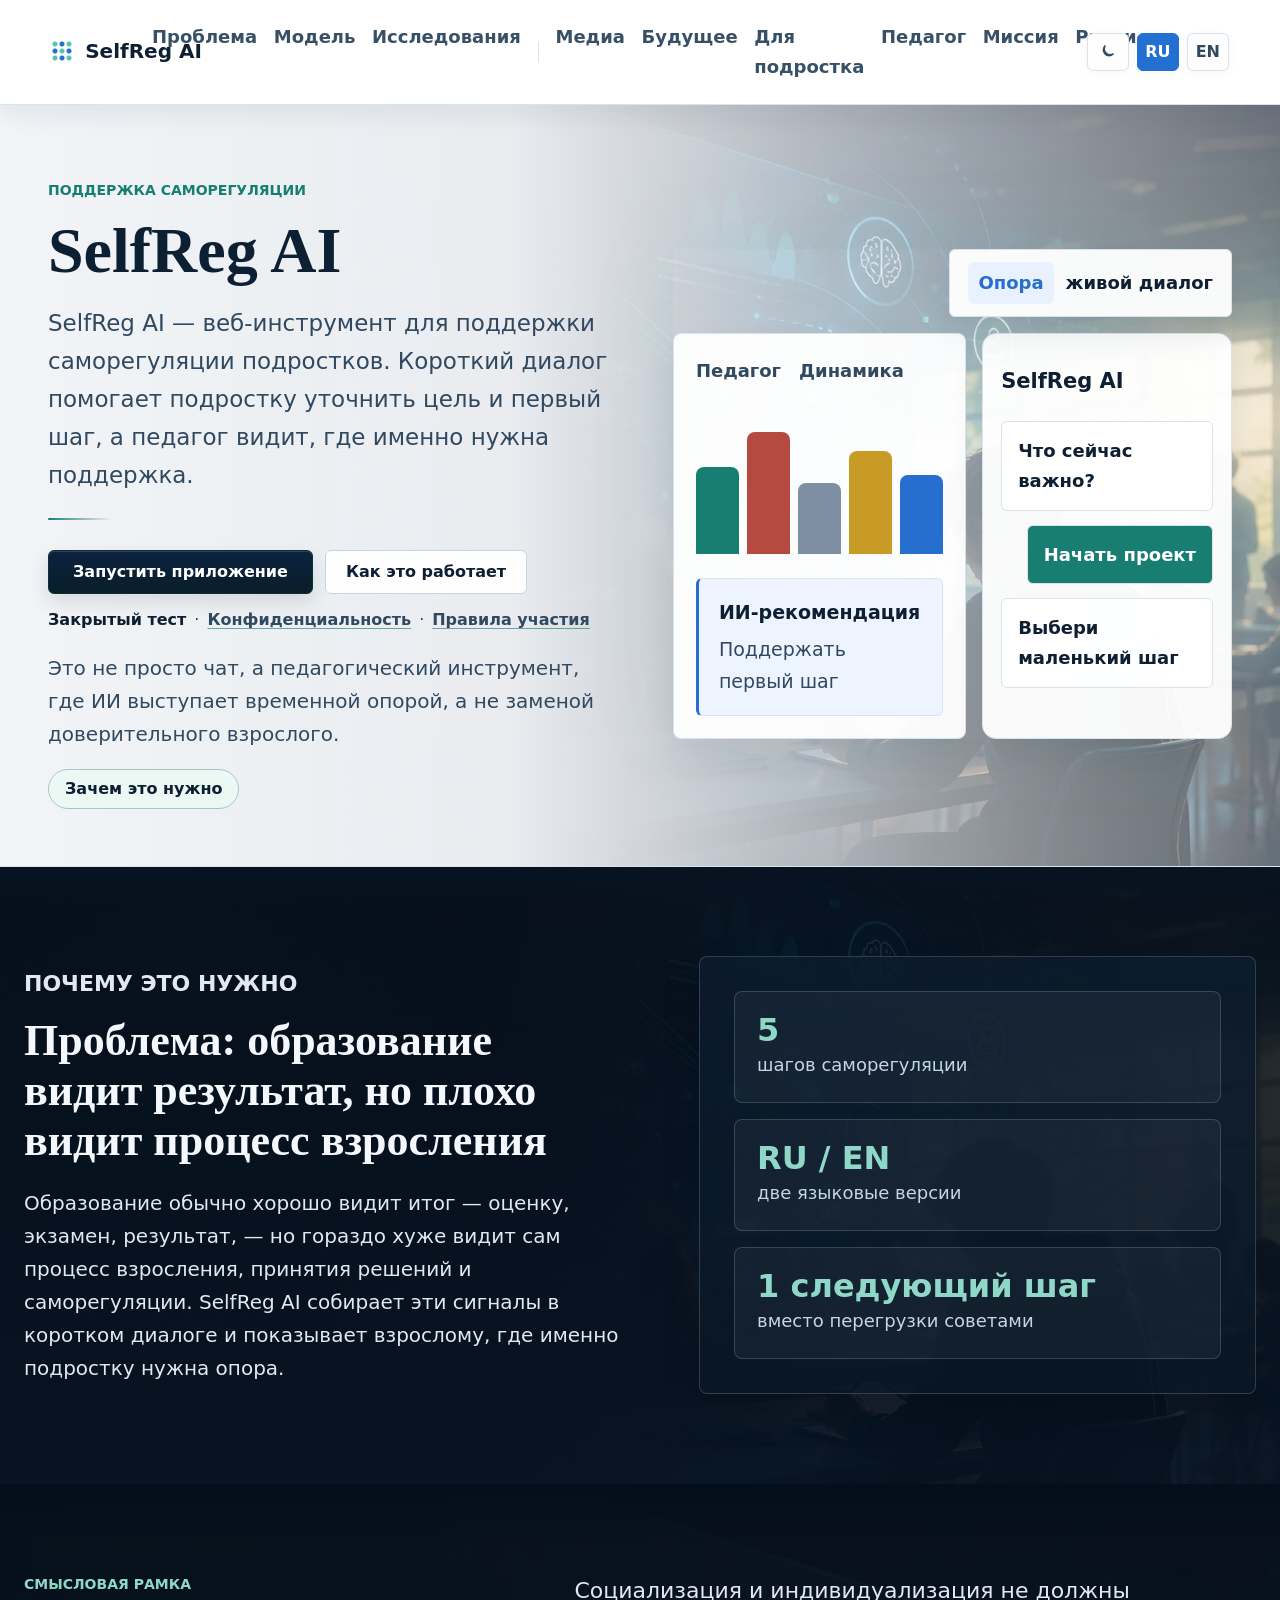
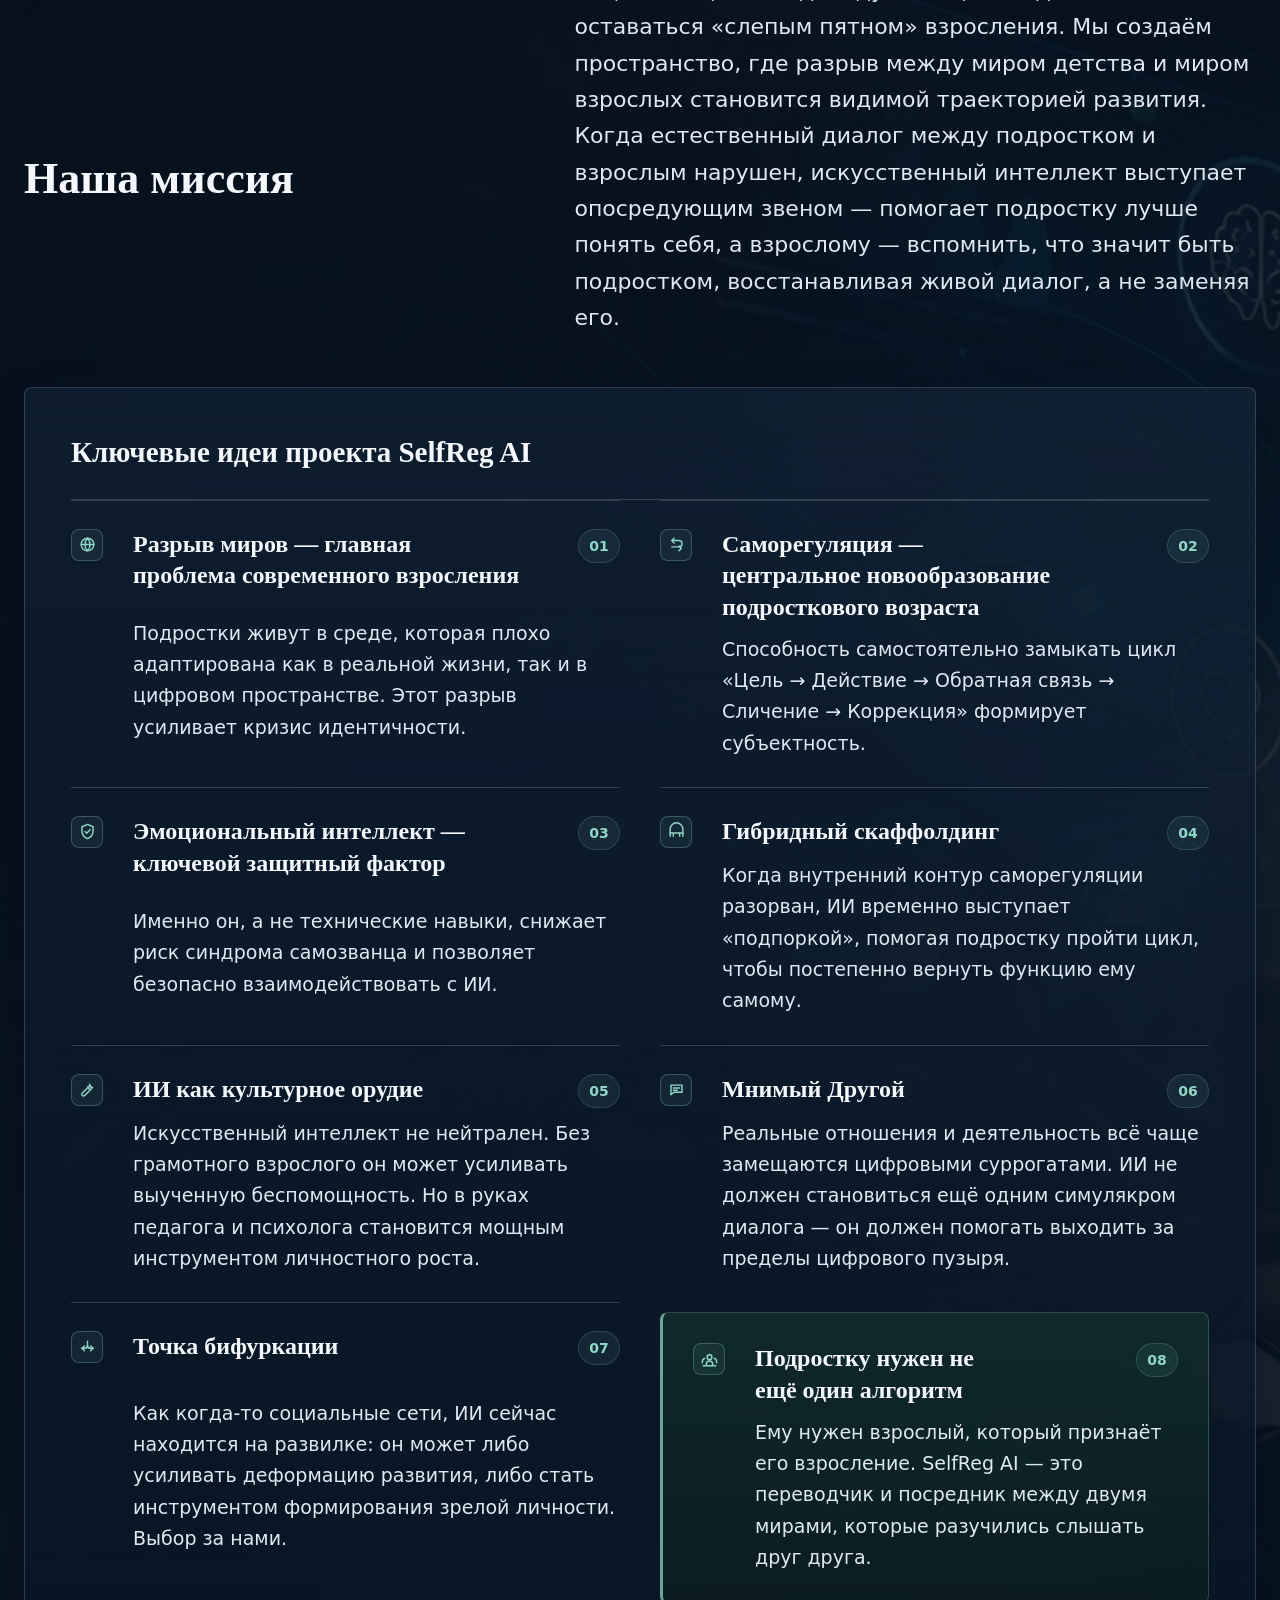
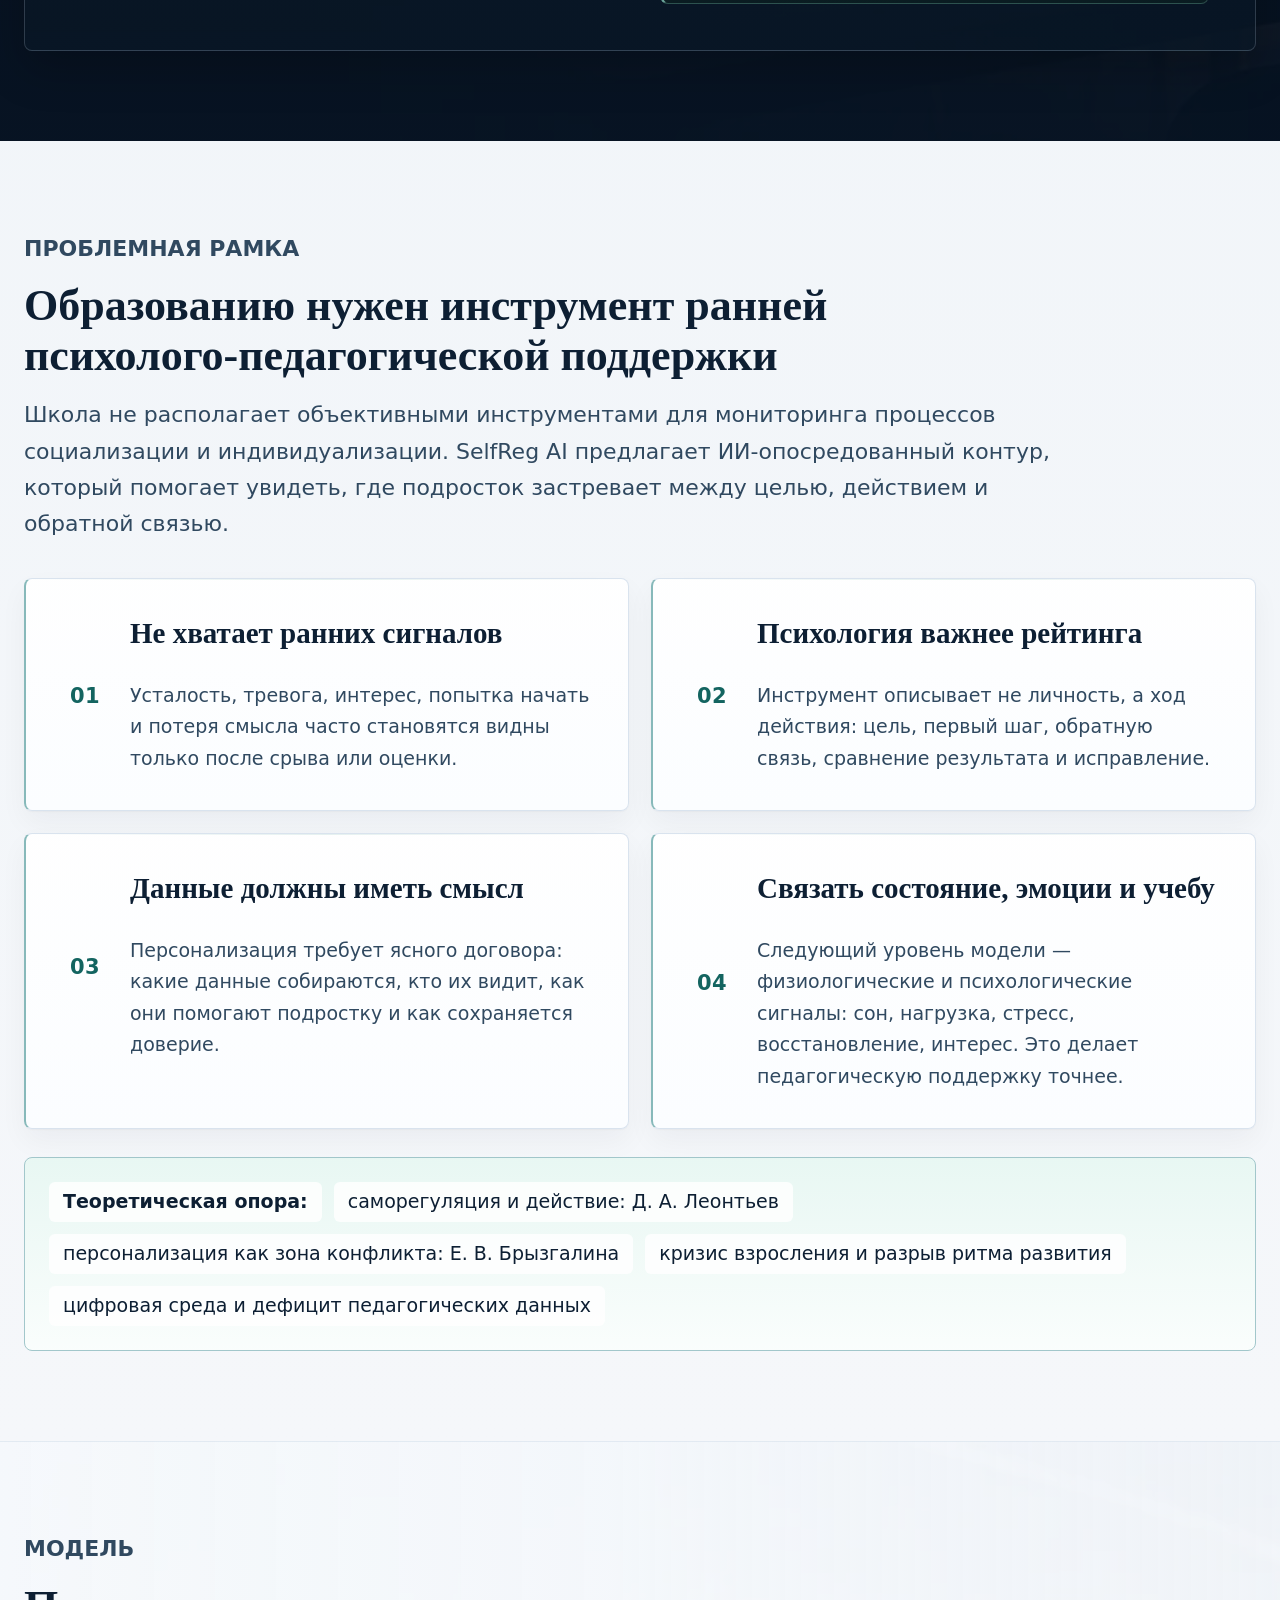
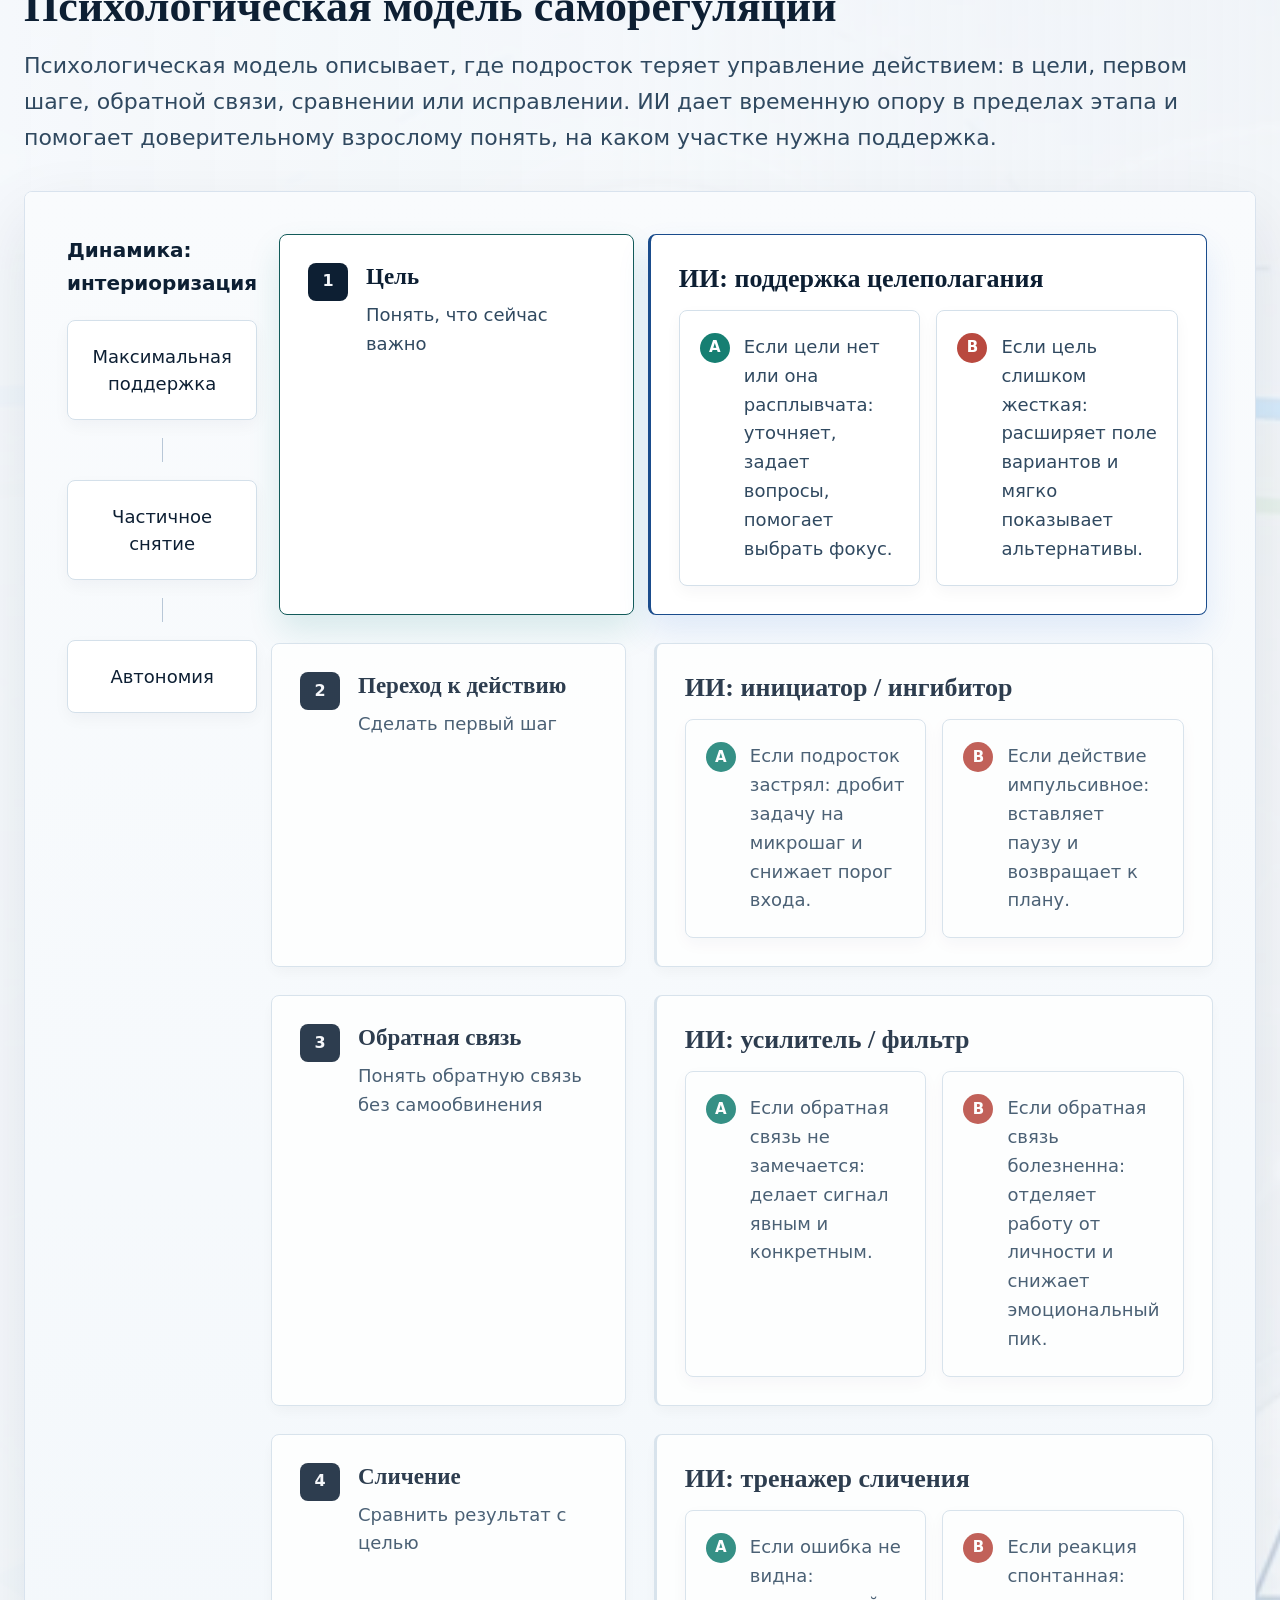
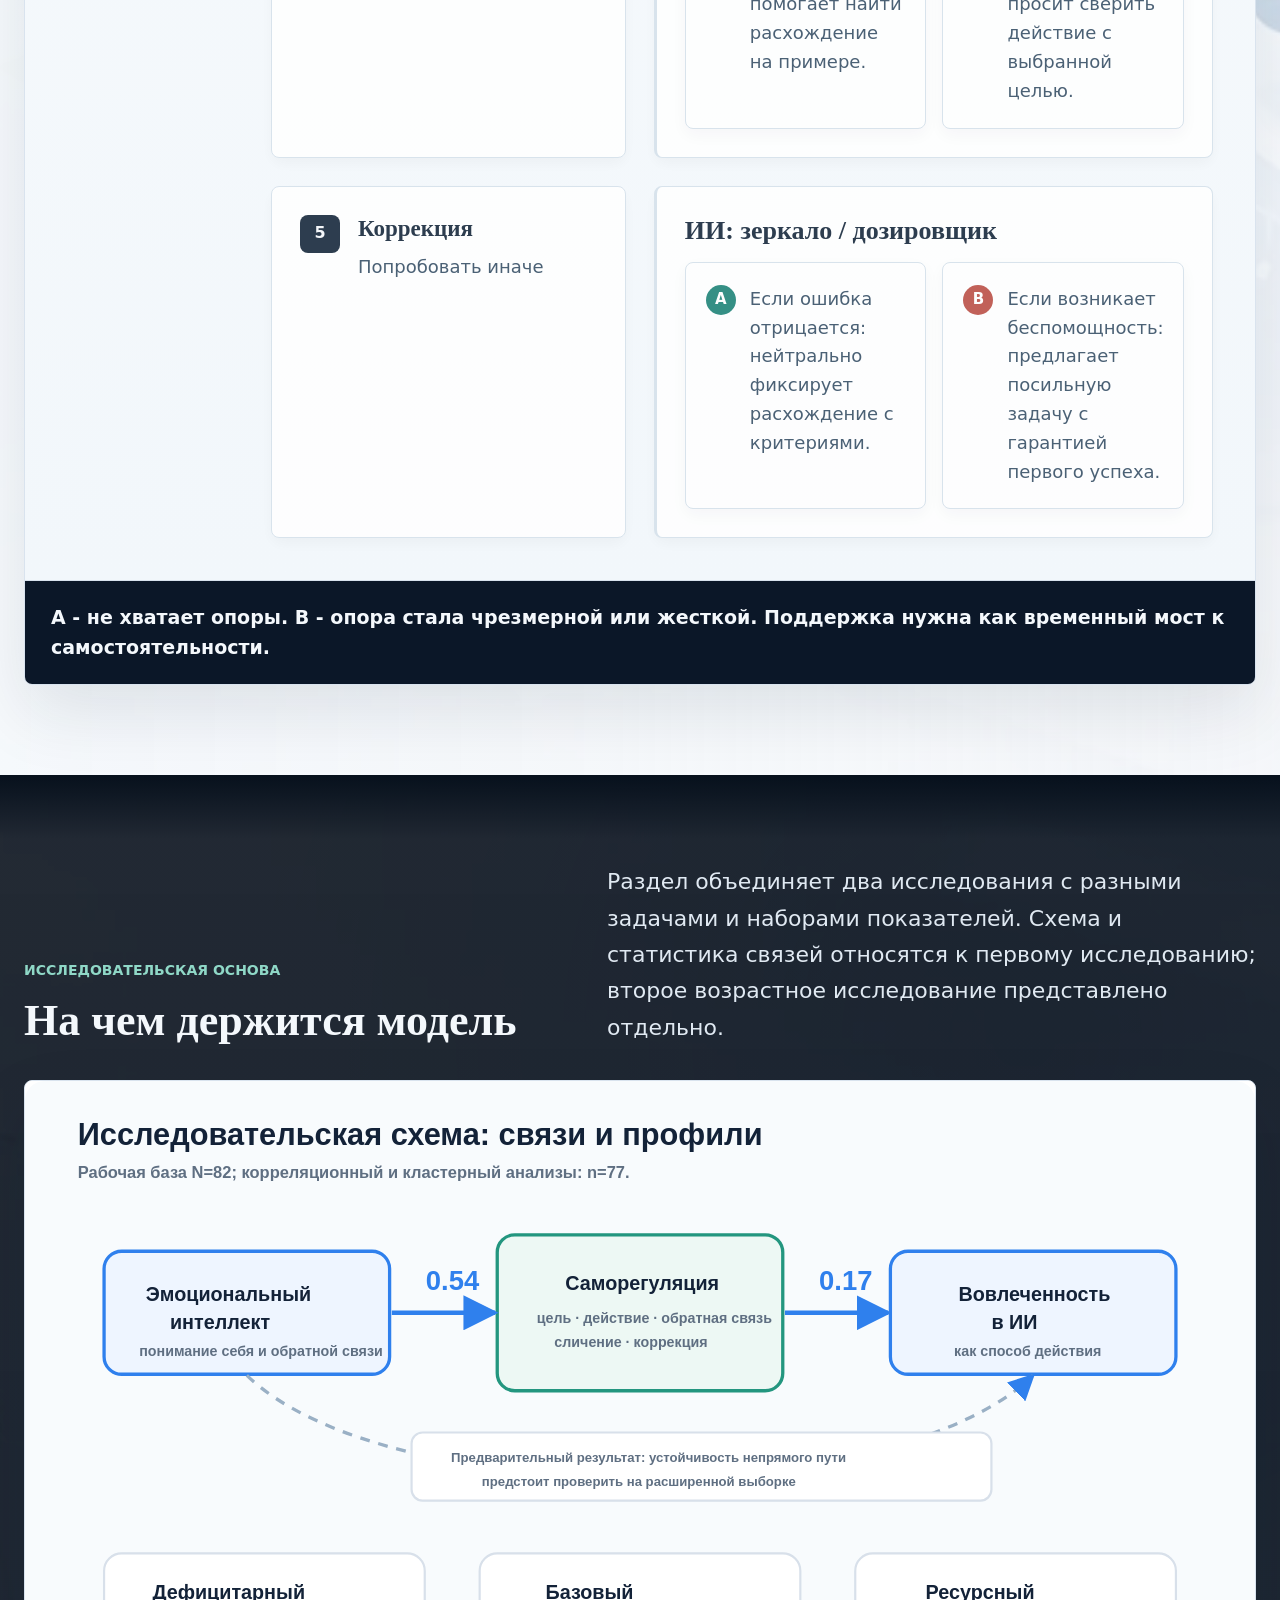
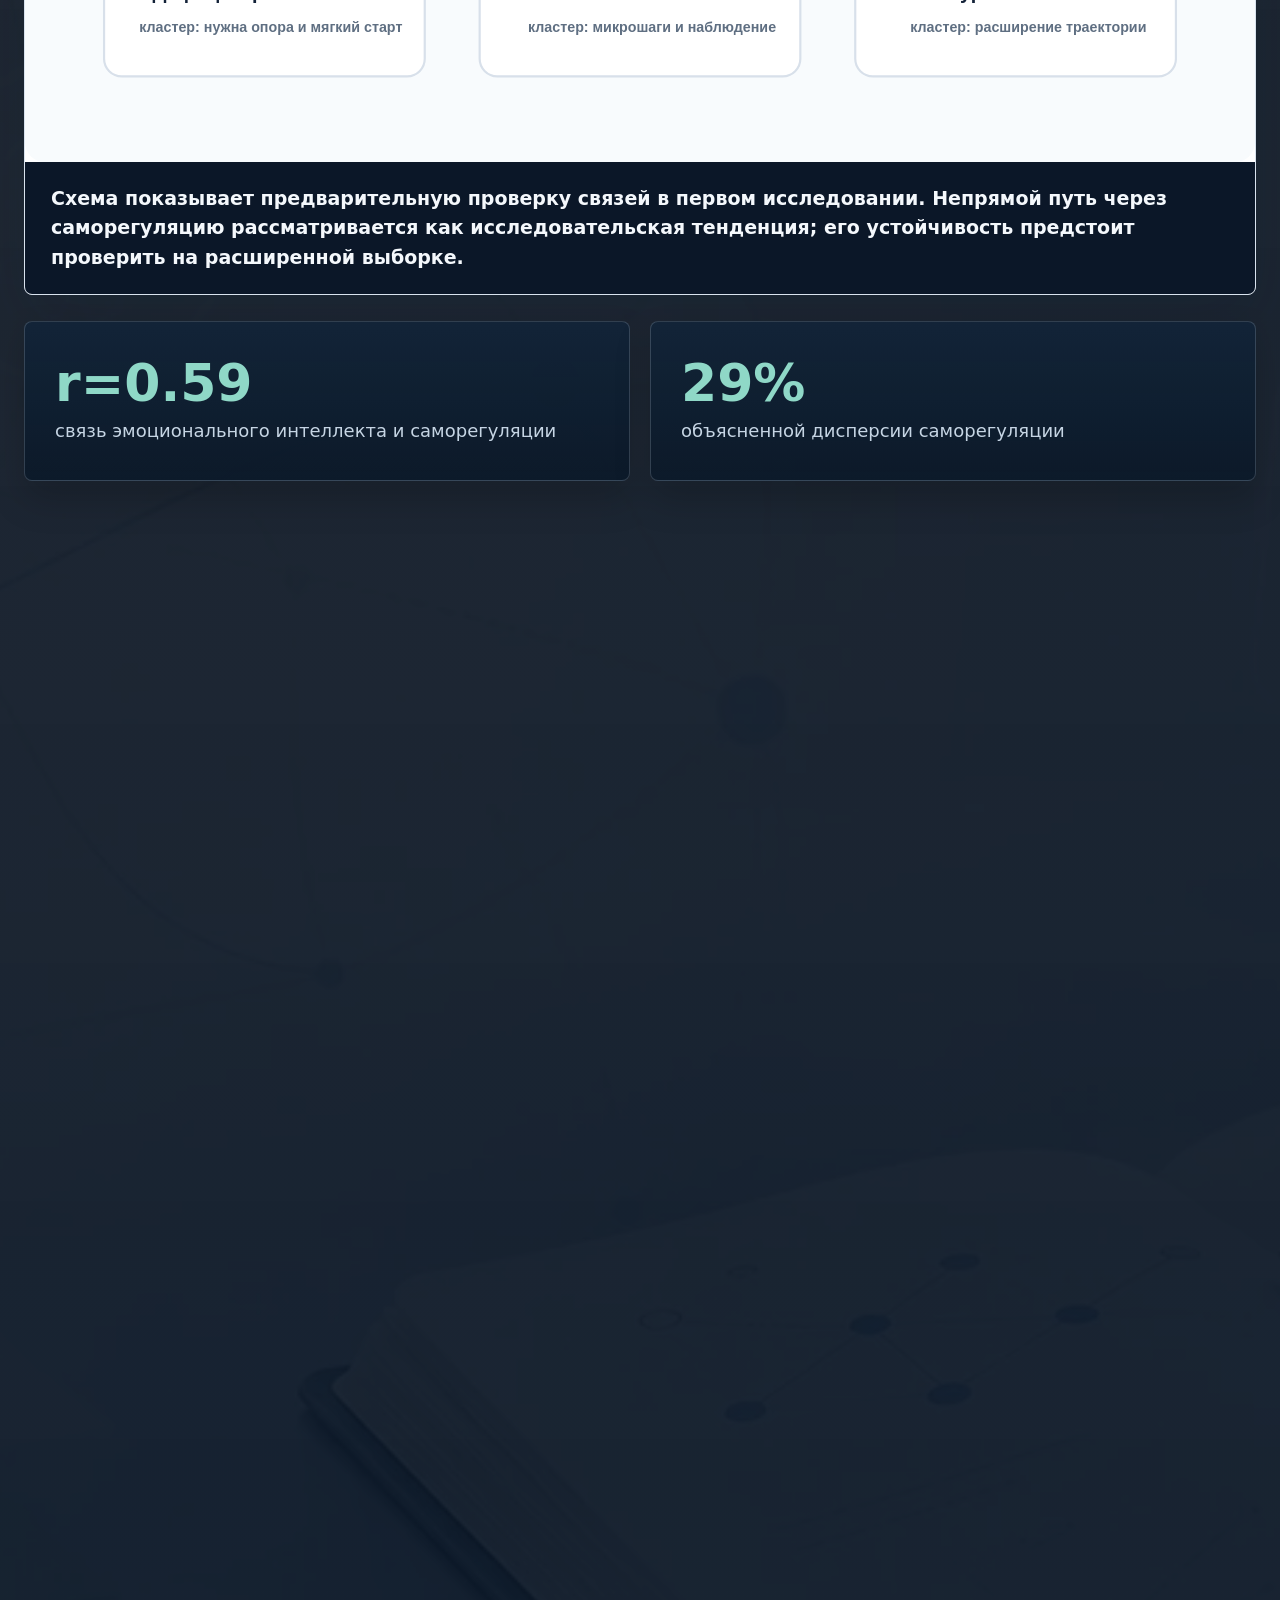
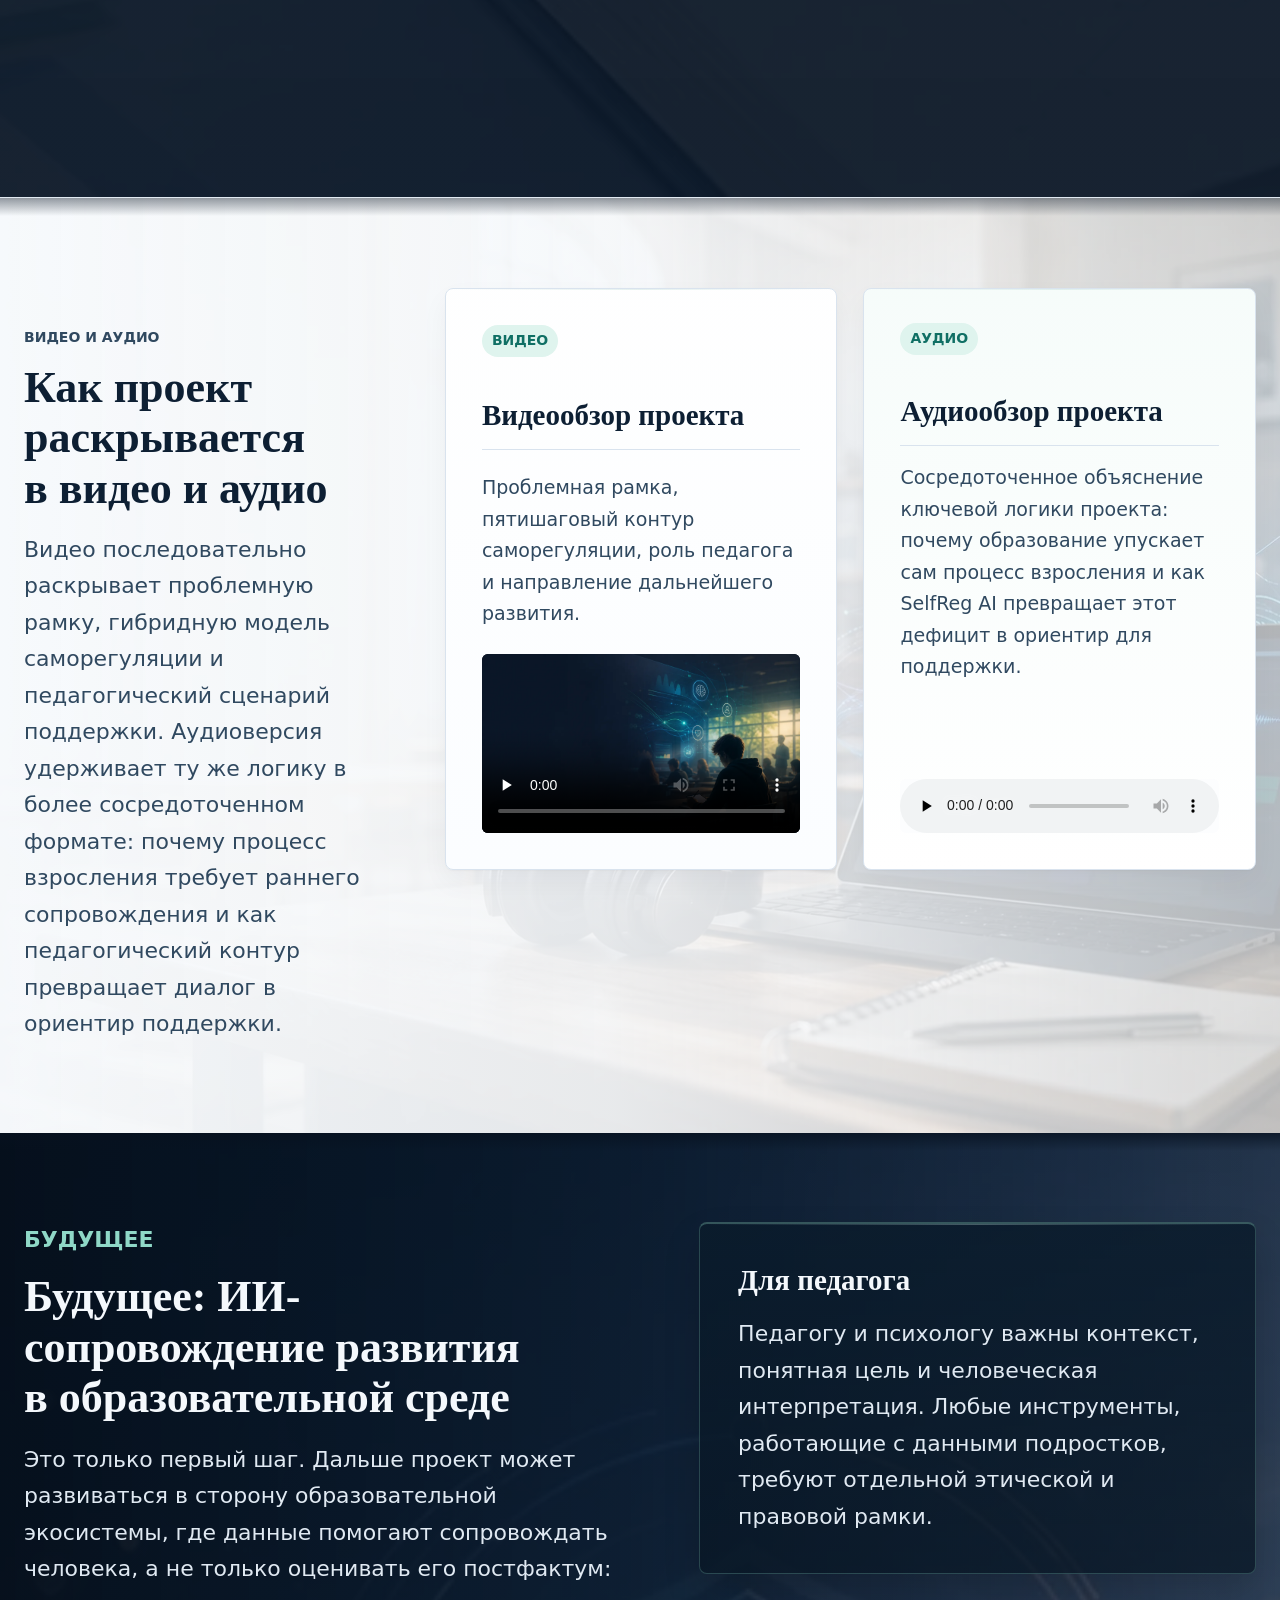
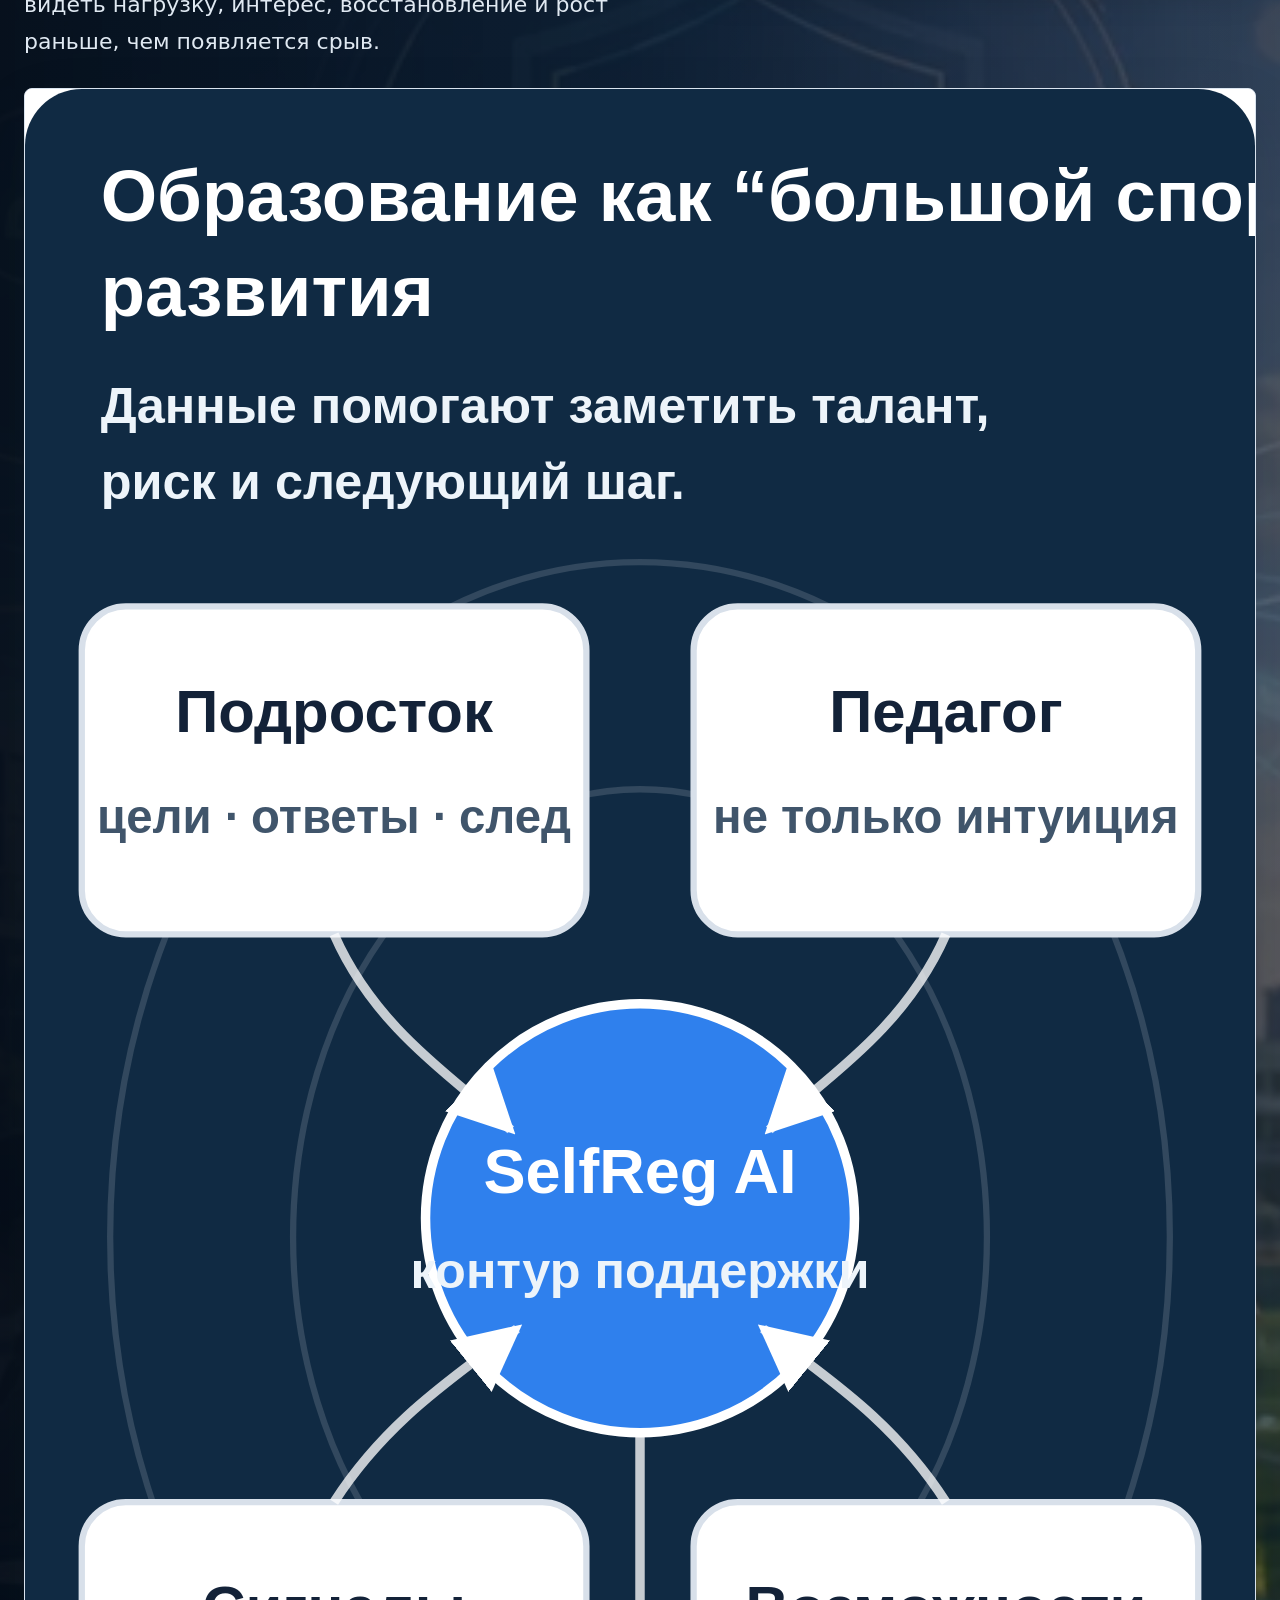
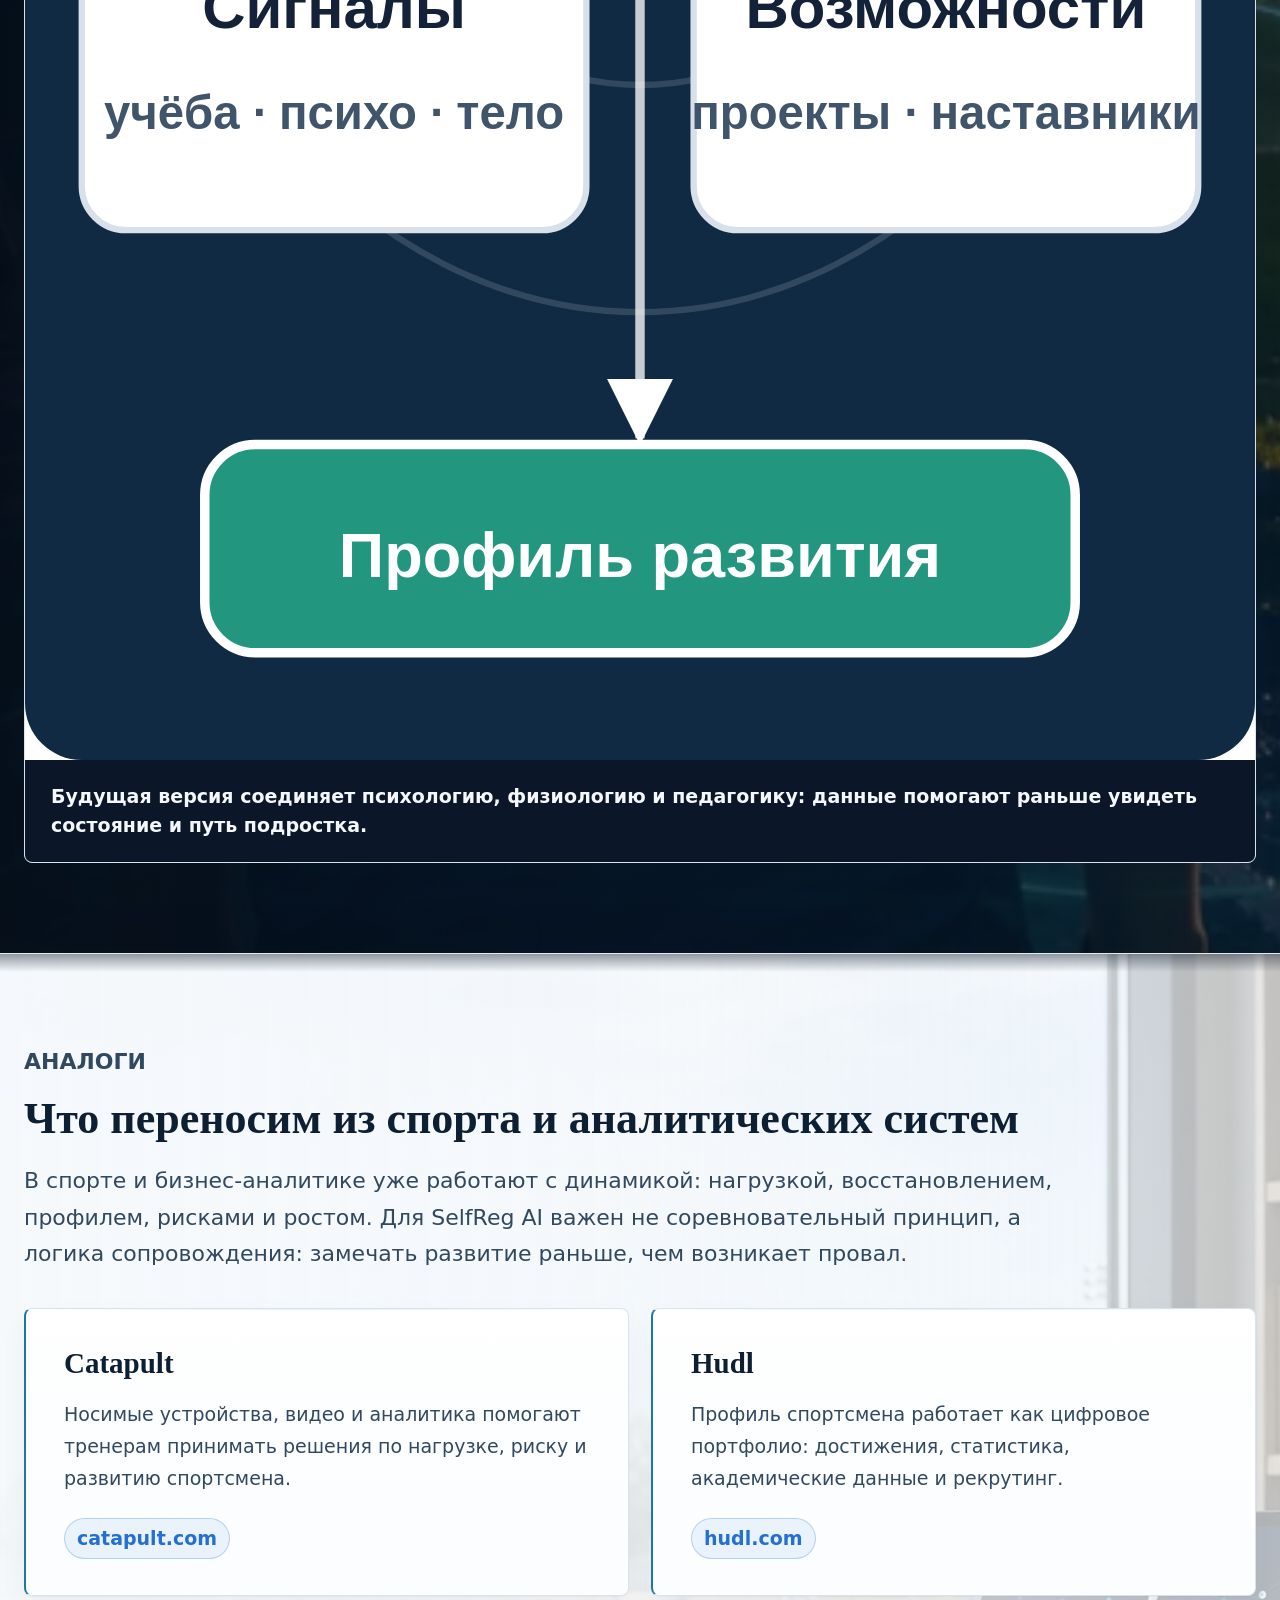
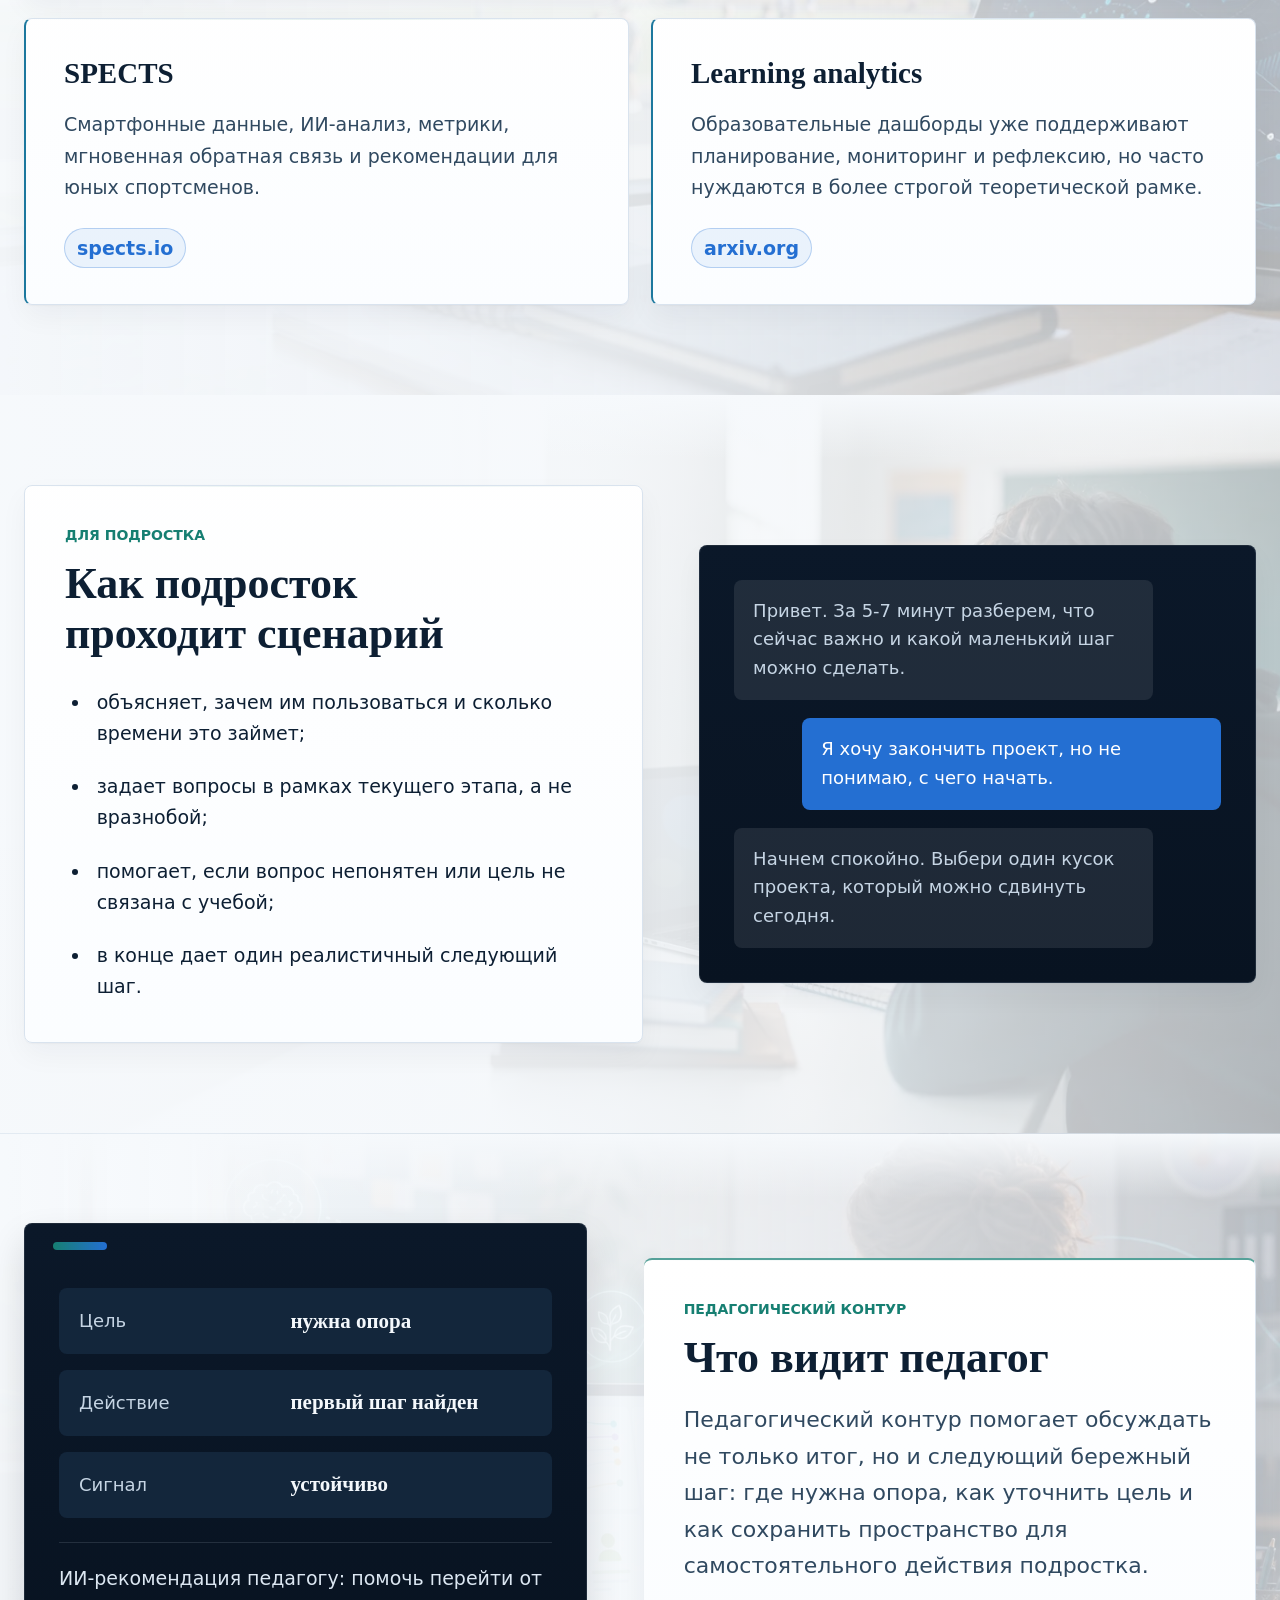
<file: index.html>
﻿<!doctype html>
<html lang="ru">
  <head>
    <meta charset="utf-8" />
    <meta name="viewport" content="width=device-width, initial-scale=1" />
    <title data-i18n-title="documentTitle">SelfReg AI — поддержка саморегуляции подростков</title>
    <meta name="description" data-i18n-content="documentDescription" content="SelfReg AI — пространство педагогической поддержки саморегуляции подростков." />
    <meta name="robots" content="index, follow" />
    <meta name="theme-color" content="#2f80ed" />
    <link rel="canonical" data-seo-canonical href="https://selfreg-ai-networkschool.vercel.app/" />
    <link rel="alternate" hreflang="ru" href="https://selfreg-ai-networkschool.vercel.app/?lang=ru" />
    <link rel="alternate" hreflang="en" href="https://selfreg-ai-networkschool.vercel.app/?lang=en" />
    <link rel="alternate" hreflang="x-default" href="https://selfreg-ai-networkschool.vercel.app/" />
    <meta property="og:type" content="website" />
    <meta property="og:site_name" content="SelfReg AI" />
    <meta property="og:title" data-i18n-content="documentTitle" content="SelfReg AI — поддержка саморегуляции подростков" />
    <meta property="og:description" data-i18n-content="documentDescription" content="SelfReg AI — пространство педагогической поддержки саморегуляции подростков." />
    <meta property="og:url" data-seo-url content="https://selfreg-ai-networkschool.vercel.app/" />
    <meta property="og:image" content="https://selfreg-ai-networkschool.vercel.app/assets/bg-hero-selfreg-ai.png" />
    <meta property="og:image:width" content="1672" />
    <meta property="og:image:height" content="941" />
    <meta property="og:locale" data-seo-locale content="ru_RU" />
    <meta name="twitter:card" content="summary_large_image" />
    <meta name="twitter:title" data-i18n-content="documentTitle" content="SelfReg AI — поддержка саморегуляции подростков" />
    <meta name="twitter:description" data-i18n-content="documentDescription" content="SelfReg AI — пространство педагогической поддержки саморегуляции подростков." />
    <meta name="twitter:image" content="https://selfreg-ai-networkschool.vercel.app/assets/bg-hero-selfreg-ai.png" />
    <link rel="icon" href="favicon.svg" type="image/svg+xml" />
    <link rel="manifest" href="site.webmanifest" />
    <link rel="preload" as="image" href="assets/bg-hero-selfreg-ai.webp" />
  <link rel="stylesheet" href="styles.css?v=20261118-model-pairs-v1" />
  </head>
  <body>
    <a class="skip-link" href="#top" data-i18n="skipToContent">Перейти к содержимому</a>
    <header class="nav">
      <a class="brand" href="#top" aria-label="Главная SelfReg AI" data-i18n-aria-label="brandHome">SelfReg AI</a>
      <nav class="primary-nav" aria-label="Основная навигация" data-i18n-aria-label="navLabel">
        <a href="#story" data-i18n="navProblem">Проблема</a>
        <a href="#loop" data-i18n="navLoop">Модель</a>
        <a href="#evidence" data-i18n="navArchitecture">Исследования</a>
        <a href="#media" data-i18n="navMedia">Медиа</a>
        <a href="#future" data-i18n="navFuture">Будущее</a>
        <a href="#teen" data-i18n="teenKicker">Для подростка</a>
        <a href="#teacher" data-i18n="navTeacher">Педагог</a>
        <a href="#mission" data-i18n="navMission">Миссия</a>
        <a href="#risks" data-i18n="navRisks">Риски</a>
      </nav>
      <details class="mobile-section-menu">
        <summary>
          <span data-i18n="mobileNavLabel">Разделы лендинга</span>
          <span class="mobile-section-menu-icon" aria-hidden="true"></span>
        </summary>
        <nav class="mobile-section-links" aria-label="Основная навигация" data-i18n-aria-label="navLabel">
          <a href="#story" data-i18n="navProblem">Проблема</a>
          <a href="#loop" data-i18n="navLoop">Модель</a>
          <a href="#evidence" data-i18n="navArchitecture">Исследования</a>
          <a href="#media" data-i18n="navMedia">Медиа</a>
          <a href="#future" data-i18n="navFuture">Будущее</a>
          <a href="#teen" data-i18n="teenKicker">Для подростка</a>
          <a href="#teacher" data-i18n="navTeacher">Педагог</a>
          <a href="#mission" data-i18n="navMission">Миссия</a>
          <a href="#risks" data-i18n="navRisks">Риски</a>
        </nav>
      </details>
      <div class="nav-actions">
        <button class="theme-toggle" type="button" data-theme-toggle aria-label="Включить тёмную тему" title="Включить тёмную тему">
          <svg class="theme-icon theme-icon-sun" viewBox="0 0 24 24" aria-hidden="true">
            <circle cx="12" cy="12" r="4"></circle>
            <path d="M12 2v2.5M12 19.5V22M4.93 4.93 6.7 6.7M17.3 17.3l1.77 1.77M2 12h2.5M19.5 12H22M4.93 19.07 6.7 17.3M17.3 6.7l1.77-1.77"></path>
          </svg>
          <svg class="theme-icon theme-icon-moon" viewBox="0 0 24 24" aria-hidden="true">
            <path d="M20 15.5A8.5 8.5 0 0 1 8.5 4 7 7 0 1 0 20 15.5Z"></path>
          </svg>
        </button>
        <div class="lang-switch" aria-label="Выбор языка" data-i18n-aria-label="languageLabel">
          <button data-lang-button="ru" type="button">RU</button>
          <button data-lang-button="en" type="button">EN</button>
        </div>
      </div>
    </header>

    <main id="top">
      <section class="hero" aria-labelledby="hero-title">
        <div class="hero-visual" aria-hidden="true">
          <div class="teacher-mockup">
            <div class="mockup-topline">
              <span data-i18n="visualTeacher">Педагог</span>
              <span data-i18n="visualDashboard">Динамика</span>
            </div>
            <div class="stage-bars">
              <span class="stage goal"></span>
              <span class="stage action"></span>
              <span class="stage feedback"></span>
              <span class="stage compare"></span>
              <span class="stage correct"></span>
            </div>
            <div class="insight-card">
              <b data-i18n="visualInsightTitle">ИИ-рекомендация</b>
              <span data-i18n="visualInsightText">Поддержать первый шаг</span>
            </div>
          </div>
          <div class="student-phone">
            <div class="phone-header">SelfReg AI</div>
            <div class="phone-bubble bot" data-i18n="visualQuestion">Что сейчас важно?</div>
            <div class="phone-bubble user" data-i18n="visualAnswer">Начать проект</div>
            <div class="phone-bubble bot" data-i18n="visualNextStep">Выбери маленький шаг</div>
          </div>
          <div class="api-key">
            <span data-i18n="visualApiMode">Опора</span>
            <b data-i18n="visualApi">живой диалог</b>
          </div>
        </div>
        <div class="hero-copy">
          <p class="eyebrow" data-i18n="eyebrow">Поддержка саморегуляции</p>
          <h1 id="hero-title">SelfReg AI</h1>
          <p class="lead" data-i18n="lead">SelfReg AI — веб-инструмент для поддержки саморегуляции подростков. Короткий диалог помогает подростку уточнить цель и первый шаг, а педагог видит, где именно нужна поддержка.</p>
          <div class="actions app-actions" aria-label="Application link">
            <a class="primary" href="https://selfreg-ai.vercel.app" target="_blank" rel="noopener" data-i18n="appLink">Запустить приложение</a>
            <a class="secondary" href="#loop" data-i18n="secondary">Как это работает</a>
          </div>
          <div class="hero-test-links">
            <strong data-i18n="footerLegal">Закрытый тест</strong>
            <span aria-hidden="true">·</span>
            <a href="privacy?lang=ru" data-legal-page="privacy" data-i18n="footerPrivacy">Конфиденциальность</a>
            <span aria-hidden="true">·</span>
            <a href="terms?lang=ru" data-legal-page="terms" data-i18n="footerTerms">Правила участия</a>
          </div>
          <p class="hero-note" data-i18n="heroNote">Это не просто чат, а педагогический инструмент, где ИИ выступает временной опорой, а не заменой доверительного взрослого.</p>
          <div class="hero-links">
            <a class="primary" href="#story" data-i18n="primaryProblem">Зачем это нужно</a>
          </div>
        </div>
      </section>

      <section id="story" class="section">
        <div class="content split story-shell">
          <div>
            <p class="section-kicker" data-i18n="storyKicker">Почему это нужно</p>
            <h2 data-i18n="storyTitle">Проблема: образование видит результат, но плохо видит процесс взросления</h2>
            <p data-i18n="storyText">В школе обычно фиксируются оценки, посещаемость, дисциплина и итог работы. Но педагог редко видит, как подросток ставит цель, где застревает перед первым шагом, как переживает обратную связь и где теряет саморегуляцию. SelfReg AI собирает эти сигналы в коротком диалоге и показывает их взрослому в понятной форме.</p>
          </div>
          <div class="evidence-panel" aria-label="Project focus">
            <div><strong>5</strong><span data-i18n="metricLoop">шагов саморегуляции</span></div>
            <div><strong>RU / EN</strong><span data-i18n="metricLang">две языковые версии</span></div>
            <div><strong data-i18n="metricApiLabel">1 следующий шаг</strong><span data-i18n="metricByok">вместо перегрузки советами</span></div>
          </div>
        </div>
      </section>

      <section id="mission" class="section">
        <div class="content">
          <div class="mission-shell">
            <div class="mission-intro">
              <p class="section-kicker" data-i18n="missionKicker">Смысловая рамка</p>
              <h2 data-i18n="missionTitle">Наша миссия</h2>
              <p class="wide" data-i18n="missionIntro">Социализация и индивидуализация не должны оставаться «слепым пятном» взросления. Мы создаём пространство, где разрыв между миром детства и миром взрослых становится видимой траекторией развития. Когда естественный диалог между подростком и взрослым нарушен, искусственный интеллект выступает опосредующим звеном — помогает подростку лучше понять себя, а взрослому — вспомнить, что значит быть подростком, восстанавливая живой диалог, а не заменяя его.</p>
            </div>
            <div class="mission-principles">
              <div class="mission-principles-head">
                <h3 data-i18n="missionKeyIdeasTitle">Ключевые идеи проекта SelfReg AI</h3>
              </div>
              <div class="principles-grid">
                <article class="principle-card">
                  <span class="principle-number">01</span>
                  <span class="principle-icon icon-world" aria-hidden="true">
                    <svg viewBox="0 0 24 24"><circle cx="12" cy="12" r="8"></circle><path d="M4 12h16M12 4c2.2 2.1 3.2 4.8 3.2 8s-1 5.9-3.2 8M12 4C9.8 6.1 8.8 8.8 8.8 12s1 5.9 3.2 8"></path></svg>
                  </span>
                  <h4 data-i18n="missionPoint1Title">Разрыв миров — главная проблема современного взросления</h4>
                  <p data-i18n="missionPoint1Text">Подростки живут в среде, которая плохо адаптирована как в реальной жизни, так и в цифровом пространстве. Этот разрыв усиливает кризис идентичности.</p>
                </article>
                <article class="principle-card">
                  <span class="principle-number">02</span>
                  <span class="principle-icon icon-loop" aria-hidden="true">
                    <svg viewBox="0 0 24 24"><path d="M7 7h8a4 4 0 0 1 0 8H6"></path><path d="m9 4-3 3 3 3M15 20l3-3-3-3"></path></svg>
                  </span>
                  <h4 data-i18n="missionPoint2Title">Саморегуляция — центральное новообразование подросткового возраста</h4>
                  <p data-i18n="missionPoint2Text">Способность самостоятельно замыкать цикл «Цель → Действие → Обратная связь → Сличение → Коррекция» формирует субъектность.</p>
                </article>
                <article class="principle-card">
                  <span class="principle-number">03</span>
                  <span class="principle-icon icon-shield" aria-hidden="true">
                    <svg viewBox="0 0 24 24"><path d="M12 3 5 6v5c0 4.5 2.8 8.4 7 10 4.2-1.6 7-5.5 7-10V6l-7-3Z"></path><path d="m8.8 12 2.2 2.2 4.4-4.7"></path></svg>
                  </span>
                  <h4 data-i18n="missionPoint3Title">Эмоциональный интеллект — ключевой защитный фактор</h4>
                  <p data-i18n="missionPoint3Text">Именно он, а не технические навыки, снижает риск синдрома самозванца и позволяет безопасно взаимодействовать с ИИ.</p>
                </article>
                <article class="principle-card">
                  <span class="principle-number">04</span>
                  <span class="principle-icon icon-bridge" aria-hidden="true">
                    <svg viewBox="0 0 24 24"><path d="M4 18V9a8 8 0 0 1 16 0v9"></path><path d="M4 14h16M8 18v-4M16 18v-4"></path></svg>
                  </span>
                  <h4 data-i18n="missionPoint4Title">Гибридный скаффолдинг</h4>
                  <p data-i18n="missionPoint4Text">Когда внутренний контур саморегуляции разорван, ИИ временно выступает «подпоркой», помогая подростку пройти цикл, чтобы постепенно вернуть функцию ему самому.</p>
                </article>
                <article class="principle-card">
                  <span class="principle-number">05</span>
                  <span class="principle-icon icon-tool" aria-hidden="true">
                    <svg viewBox="0 0 24 24"><path d="M14.5 5.5a4 4 0 0 0 4 4L8.5 19.5a2.1 2.1 0 0 1-3-3L15.5 6.5a4 4 0 0 0-1-1Z"></path><path d="m12 9 3 3"></path></svg>
                  </span>
                  <h4 data-i18n="missionPoint5Title">ИИ как культурное орудие</h4>
                  <p data-i18n="missionPoint5Text">Искусственный интеллект не нейтрален. Без грамотного взрослого он может усиливать выученную беспомощность. Но в руках педагога и психолога становится мощным инструментом личностного роста.</p>
                </article>
                <article class="principle-card">
                  <span class="principle-number">06</span>
                  <span class="principle-icon icon-dialog" aria-hidden="true">
                    <svg viewBox="0 0 24 24"><path d="M5 6.5h14v9H9l-4 3v-12Z"></path><path d="M8 10h8M8 13h5"></path></svg>
                  </span>
                  <h4 data-i18n="missionPoint6Title">Мнимый Другой</h4>
                  <p data-i18n="missionPoint6Text">Реальные отношения и деятельность всё чаще замещаются цифровыми суррогатами. ИИ не должен становиться ещё одним симулякром диалога — он должен помогать выходить за пределы цифрового пузыря.</p>
                </article>
                <article class="principle-card">
                  <span class="principle-number">07</span>
                  <span class="principle-icon icon-choice" aria-hidden="true">
                    <svg viewBox="0 0 24 24"><path d="M12 4v5c0 2.2-1.8 4-4 4H5"></path><path d="M12 9c0 2.2 1.8 4 4 4h3"></path><path d="m16 10 3 3-3 3M8 10l-3 3 3 3"></path></svg>
                  </span>
                  <h4 data-i18n="missionPoint7Title">Точка бифуркации</h4>
                  <p data-i18n="missionPoint7Text">Как когда-то социальные сети, ИИ сейчас находится на развилке: он может либо усиливать деформацию развития, либо стать инструментом формирования зрелой личности. Выбор за нами.</p>
                </article>
                <article class="principle-card principle-card-featured">
                  <span class="principle-number">08</span>
                  <span class="principle-icon icon-adult" aria-hidden="true">
                    <svg viewBox="0 0 24 24"><path d="M8 19v-1a4 4 0 0 1 8 0v1"></path><circle cx="12" cy="9" r="3"></circle><path d="M4 20h16M18 10.5c1.7.6 3 2.2 3 4.1V16M6 10.5c-1.7.6-3 2.2-3 4.1V16"></path></svg>
                  </span>
                  <h4 data-i18n="missionPoint8Title">Подростку нужен не ещё один алгоритм</h4>
                  <p data-i18n="missionPoint8Text">Ему нужен взрослый, который признаёт его взросление. SelfReg AI — это переводчик и посредник между двумя мирами, которые разучились слышать друг друга.</p>
                </article>
              </div>
            </div>
          </div>
        </div>
      </section>

      <section id="problem-frame" class="section problem-frame">
        <div class="content">
          <p class="section-kicker" data-i18n="problemKicker">Проблемная рамка</p>
          <h2 data-i18n="problemTitle">Образованию нужен инструмент ранней психолого-педагогической поддержки</h2>
          <p class="wide" data-i18n="problemText">Школа не располагает объективными инструментами для мониторинга процессов социализации и индивидуализации. SelfReg AI предлагает ИИ-опосредованный контур, который помогает увидеть, где подросток застревает между целью, действием и обратной связью.</p>
          <div class="problem-grid">
            <article>
              <span>01</span>
              <h3 data-i18n="problemCard1Title">Не хватает ранних сигналов</h3>
              <p data-i18n="problemCard1Text">Усталость, тревога, интерес, попытка начать и потеря смысла часто становятся видны только после срыва или оценки.</p>
            </article>
            <article>
              <span>02</span>
              <h3 data-i18n="problemCard2Title">Психология важнее рейтинга</h3>
              <p data-i18n="problemCard2Text">Инструмент описывает не личность, а ход действия: цель, первый шаг, обратную связь, сравнение результата и исправление.</p>
            </article>
            <article>
              <span>03</span>
              <h3 data-i18n="problemCard3Title">Данные должны иметь смысл</h3>
              <p data-i18n="problemCard3Text">Персонализация требует ясного договора: какие данные собираются, кто их видит, как они помогают подростку и как сохраняется доверие.</p>
            </article>
            <article>
              <span>04</span>
              <h3 data-i18n="problemCard4Title">Связать состояние, эмоции и учебу</h3>
              <p data-i18n="problemCard4Text">Следующий уровень модели — физиологические и психологические сигналы: сон, нагрузка, стресс, восстановление, интерес. Это делает педагогическую поддержку точнее.</p>
            </article>
          </div>
          <div class="theory-strip">
            <b data-i18n="problemTheoryLead">Теоретическая опора:</b>
            <span data-i18n="problemTheory1">саморегуляция и действие: Д. А. Леонтьев</span>
            <span data-i18n="problemTheory2">персонализация как зона конфликта: Брызгалина</span>
            <span data-i18n="problemTheory3">кризис взросления и разрыв ритма развития</span>
            <span data-i18n="problemTheory4">цифровая среда и дефицит педагогических данных</span>
          </div>
        </div>
      </section>

      <section id="loop" class="section light">
        <div class="content">
          <p class="section-kicker" data-i18n="loopKicker">Модель</p>
          <h2 data-i18n="loopTitle">Психологическая модель саморегуляции</h2>
          <p class="model-lead" data-i18n="modelLead">Психологическая модель описывает, где подросток теряет управление действием: в цели, первом шаге, обратной связи, сравнении или исправлении. ИИ дает временную опору в пределах этапа и помогает доверительному взрослому понять, на каком участке нужна поддержка.</p>
          <figure class="model-figure model-figure-html">
            <div class="model-detail" aria-label="Hybrid self-regulation model">
              <aside class="model-support-rail">
                <p class="model-mini-title" data-i18n="modelSupportTitle">Динамика: интериоризация</p>
                <div class="support-step" data-i18n="modelSupport1">Максимальная поддержка</div>
                <div class="support-arrow" aria-hidden="true"></div>
                <div class="support-step" data-i18n="modelSupport2">Частичное снятие</div>
                <div class="support-arrow" aria-hidden="true"></div>
                <div class="support-step" data-i18n="modelSupport3">Автономия</div>
              </aside>
              <div class="model-pair">
                <article class="model-stage-card">
                  <span class="stage-number">1</span>
                  <div>
                    <h3 data-i18n="modelStage1Title">Цель</h3>
                    <p data-i18n="modelStage1Text">Понять, что сейчас важно</p>
                  </div>
                </article>
                <article class="ai-role-card">
                  <h3 data-i18n="modelAi1Title">ИИ: поддержка целеполагания</h3>
                  <div class="ab-grid">
                    <div class="ab-item ab-a"><b>A</b><span data-i18n="model1AText">Если цели нет или она расплывчата: уточняет, задает вопросы, помогает выбрать фокус.</span></div>
                    <div class="ab-item ab-b"><b>B</b><span data-i18n="model1BText">Если цель слишком жесткая: расширяет поле вариантов и мягко показывает альтернативы.</span></div>
                  </div>
                </article>
              </div>
              <div class="model-pair">
                <article class="model-stage-card">
                  <span class="stage-number">2</span>
                  <div>
                    <h3 data-i18n="modelStage2Title">Переход к действию</h3>
                    <p data-i18n="modelStage2Text">Сделать первый шаг</p>
                  </div>
                </article>
                <article class="ai-role-card">
                  <h3 data-i18n="modelAi2Title">ИИ: инициатор / ингибитор</h3>
                  <div class="ab-grid">
                    <div class="ab-item ab-a"><b>A</b><span data-i18n="model2AText">Если подросток застрял: дробит задачу на микрошаг и снижает порог входа.</span></div>
                    <div class="ab-item ab-b"><b>B</b><span data-i18n="model2BText">Если действие импульсивное: вставляет паузу и возвращает к плану.</span></div>
                  </div>
                </article>
              </div>
              <div class="model-pair">
                <article class="model-stage-card">
                  <span class="stage-number">3</span>
                  <div>
                    <h3 data-i18n="modelStage3Title">Обратная связь</h3>
                    <p data-i18n="modelStage3Text">Понять обратную связь без самообвинения</p>
                  </div>
                </article>
                <article class="ai-role-card">
                  <h3 data-i18n="modelAi3Title">ИИ: усилитель / фильтр</h3>
                  <div class="ab-grid">
                    <div class="ab-item ab-a"><b>A</b><span data-i18n="model3AText">Если обратная связь не замечается: делает сигнал явным и конкретным.</span></div>
                    <div class="ab-item ab-b"><b>B</b><span data-i18n="model3BText">Если обратная связь болезненна: отделяет работу от личности и снижает эмоциональный пик.</span></div>
                  </div>
                </article>
              </div>
              <div class="model-pair">
                <article class="model-stage-card">
                  <span class="stage-number">4</span>
                  <div>
                    <h3 data-i18n="modelStage4Title">Сличение</h3>
                    <p data-i18n="modelStage4Text">Сравнить результат с целью</p>
                  </div>
                </article>
                <article class="ai-role-card">
                  <h3 data-i18n="modelAi4Title">ИИ: тренажер сличения</h3>
                  <div class="ab-grid">
                    <div class="ab-item ab-a"><b>A</b><span data-i18n="model4AText">Если ошибка не видна: помогает найти расхождение на примере.</span></div>
                    <div class="ab-item ab-b"><b>B</b><span data-i18n="model4BText">Если реакция спонтанная: просит сверить действие с выбранной целью.</span></div>
                  </div>
                </article>
              </div>
              <div class="model-pair">
                <article class="model-stage-card">
                  <span class="stage-number">5</span>
                  <div>
                    <h3 data-i18n="modelStage5Title">Коррекция</h3>
                    <p data-i18n="modelStage5Text">Попробовать иначе</p>
                  </div>
                </article>
                <article class="ai-role-card">
                  <h3 data-i18n="modelAi5Title">ИИ: зеркало / дозировщик</h3>
                  <div class="ab-grid">
                    <div class="ab-item ab-a"><b>A</b><span data-i18n="model5AText">Если ошибка отрицается: нейтрально фиксирует расхождение с критериями.</span></div>
                    <div class="ab-item ab-b"><b>B</b><span data-i18n="model5BText">Если возникает беспомощность: предлагает посильную задачу с гарантией первого успеха.</span></div>
                  </div>
                </article>
              </div>
            </div>
            <p class="model-detail-note" data-i18n="modelDetailNote">A - не хватает опоры. B - опора стала чрезмерной или жесткой. Поддержка нужна как временный мост к самостоятельности.</p>
          </figure>
          <figure class="model-figure model-figure-legacy" hidden>
            <img src="assets/model-hybrid-loop.svg" data-src-ru="assets/model-hybrid-loop.svg" data-src-en="assets/model-hybrid-loop-en.svg" data-alt-ru="Схема гибридного контура саморегуляции: пять звеньев, роли ИИ и динамика интериоризации" data-alt-en="Hybrid self-regulation loop diagram: five links, AI roles, and interiorization dynamic" alt="Схема гибридного контура саморегуляции: пять звеньев, роли ИИ и динамика интериоризации" />
          </figure>
          <div class="scenario-pair model-legacy-summary" aria-label="A and B model scenarios" hidden>
            <article class="scenario-card">
              <span>A</span>
              <h3 data-i18n="scenarioATitle">Когда не хватает опоры</h3>
              <p data-i18n="scenarioAText">ИИ помогает уточнить цель, начать с маленького шага, заметить обратную связь, увидеть ошибку и выбрать мягкую коррекцию.</p>
            </article>
            <article class="scenario-card">
              <span>B</span>
              <h3 data-i18n="scenarioBTitle">Когда опоры слишком много или она жесткая</h3>
              <p data-i18n="scenarioBText">ИИ замедляет импульсивность, расширяет слишком узкую цель, снижает болезненность обратной связи и возвращает действие к смыслу.</p>
            </article>
          </div>
          <div class="loop-grid model-legacy-summary" hidden>
            <article><b>1</b><h3 data-i18n="loop1Title">Понять важное</h3><p data-i18n="loop1Text">Что сейчас действительно стоит выбрать как фокус?</p></article>
            <article><b>2</b><h3 data-i18n="loop2Title">Сделать шаг</h3><p data-i18n="loop2Text">Какое маленькое действие можно выполнить прямо сейчас?</p></article>
            <article><b>3</b><h3 data-i18n="loop3Title">Понять обратную связь</h3><p data-i18n="loop3Text">Что в обратной связи помогает улучшить работу?</p></article>
            <article><b>4</b><h3 data-i18n="loop4Title">Сравнить</h3><p data-i18n="loop4Text">Что получилось, что мешает, что расходится с целью?</p></article>
            <article><b>5</b><h3 data-i18n="loop5Title">Выбрать новый способ</h3><p data-i18n="loop5Text">Какой новый способ стоит проверить в следующей попытке?</p></article>
          </div>
        </div>
      </section>

      <section id="evidence" class="section">
        <div class="content evidence-shell">
          <div class="evidence-head">
            <div>
              <p class="section-kicker" data-i18n="evidenceKicker">Исследовательская основа</p>
              <h2 data-i18n="evidenceTitle">На чем держится модель</h2>
            </div>
            <p class="wide" data-i18n="evidenceText">Раздел объединяет два исследования с разными задачами и наборами показателей. Схема и статистика связей относятся к первому исследованию; второе возрастное исследование представлено отдельно.</p>
          </div>
          <div class="research-dashboard">
            <figure class="visual-figure research-figure">
              <img src="assets/evidence-mediation-map.svg?v=20260715-study-scope" data-src-ru="assets/evidence-mediation-map.svg?v=20260715-study-scope" data-src-en="assets/evidence-mediation-map-en.svg?v=20260715-study-scope" data-alt-ru="Исследовательская схема SelfReg AI: связи показателей и кластерные профили" data-alt-en="SelfReg AI research diagram: indicator links and cluster profiles" alt="Исследовательская схема SelfReg AI: связи показателей и кластерные профили" />
              <figcaption data-i18n="evidenceVisualCaption">Схема показывает предварительную проверку связей в первом исследовании. Непрямой путь через саморегуляцию рассматривается как исследовательская тенденция; его устойчивость предстоит проверить на расширенной выборке.</figcaption>
              <div class="research-mobile-summary">
                <p data-i18n="evidenceMobilePath1">Эмоциональный интеллект → саморегуляция: 0,54, p&lt;0,001.</p>
                <p data-i18n="evidenceMobilePath2">Саморегуляция → вовлечённость в ИИ: 0,17, p=0,14; результат рассматривается как предварительный и требует проверки на расширенной выборке.</p>
              </div>
            </figure>
            <div class="research-notes" aria-label="Research highlights">
              <article><strong>r=0.59</strong><span data-i18n="dataEq">связь эмоционального интеллекта и саморегуляции</span></article>
              <article><strong>29%</strong><span data-i18n="dataVariance">объясненной дисперсии саморегуляции</span></article>
            </div>
          </div>
          <div class="interpretation-grid">
            <article><h3 data-i18n="interp1Title">Основание модели</h3><p data-i18n="interp1Text">Модель выросла из исследовательской работы, осмысления подросткового возраста и сценариев поддержки по этапам саморегуляции.</p></article>
            <article><h3 data-i18n="interp2Title">Что подтверждают данные</h3><p data-i18n="interp2Text">Эмоциональный интеллект и саморегуляция оказываются связаны с тем, как подросток справляется с неопределенностью, обратной связью и началом действия.</p></article>
            <article><h3 data-i18n="interp3Title">Что это меняет для школы</h3><p data-i18n="interp3Text">Школе нужен инструмент, который помогает замечать момент, где требуется поддержка, не превращая подростка в набор оценок и показателей.</p></article>
          </div>
          <article class="secondary-study-card" aria-labelledby="secondary-study-title">
            <div class="secondary-study-heading">
              <span class="study-scope-label" data-i18n="secondaryStudyLabel">Исследование 2 · отдельная рамка</span>
              <h3 id="secondary-study-title" data-i18n="secondaryStudyTitle">Возрастное сравнение перехода к взрослости</h3>
              <strong class="secondary-study-metric" data-i18n="secondaryStudyMetric">N=174 · 17–61 год</strong>
            </div>
            <div class="secondary-study-body">
              <p data-i18n="secondaryStudyText">Во втором исследовании оценивались осмысленность жизни, экзистенциальная исполненность, удовлетворённость жизнью и психологическая зрелость — другой набор показателей, не повторяющий модель первого исследования. Наиболее низкие значения ряда показателей отмечены в группе 17–23 лет.</p>
              <p class="secondary-study-note" data-i18n="secondaryStudyNote">Эта рамка дополняет контекст проекта, а устойчивость первичных связей первого исследования предстоит проверять на более широкой выборке.</p>
            </div>
          </article>
          <div class="data-grid">
            <article><strong>2</strong><span data-i18n="dataSample">взаимодополняющих исследования</span></article>
            <article><strong>82</strong><span data-i18n="dataMainSample">участника в основном исследовании</span></article>
            <article><strong>77</strong><span data-i18n="dataAi">участников в корреляционном и кластерном анализе</span></article>
            <article><strong>174</strong><span data-i18n="dataProfiles">участника в отдельном возрастном исследовании</span></article>
          </div>
          <div class="cluster-grid">
            <article>
              <span data-i18n="clusterDeficitTitle">Профиль ранней поддержки</span>
              <b>n=23</b>
              <p data-i18n="clusterDeficitText">нужны ранняя опора и мягкий старт</p>
            </article>
            <article>
              <span data-i18n="clusterBasicTitle">Базовый</span>
              <b>n=35</b>
              <p data-i18n="clusterBasicText">поддержка через микрошаги и наблюдение</p>
            </article>
            <article>
              <span data-i18n="clusterResourceTitle">Ресурсный</span>
              <b>n=19</b>
              <p data-i18n="clusterResourceText">расширение траектории и автономии</p>
            </article>
          </div>
        </div>
      </section>

      <section id="media" class="section media-section light">
        <div class="content media-shell">
          <div class="media-copy">
            <p class="section-kicker" data-i18n="mediaKicker">Видео и аудио</p>
            <h2 data-i18n="mediaTitle">Как проект раскрывается в видео и аудио</h2>
            <p class="wide" data-i18n="mediaText">Видео последовательно раскрывает проблемную рамку, гибридную модель саморегуляции и педагогический сценарий. Аудиоверсия держит ту же линию в форме спокойного объяснения: зачем нужна поддержка, где подросток теряет опору и что должен увидеть педагог.</p>
          </div>
          <div class="media-grid">
            <article class="media-card media-card-video">
              <div class="media-card-head">
                <span class="status-tag" data-i18n="mediaVideoBadge">Видео</span>
                <h3 data-i18n="mediaVideoTitle">Видеообзор проекта</h3>
              </div>
              <p data-i18n="mediaVideoText">Проблемная рамка, пятишаговый контур саморегуляции, роль педагога и направление дальнейшего развития.</p>
              <video
                class="media-player"
                controls
                preload="none"
                playsinline
                poster="assets/bg-hero-selfreg-ai.webp"
                src="assets/media/selfreg-ru-video.mp4"
                data-src-ru="assets/media/selfreg-ru-video.mp4"
                data-src-en="assets/media/selfreg-en-video.mp4"
              ></video>
            </article>
            <article class="media-card media-card-audio">
              <div class="media-card-head">
                <span class="status-tag" data-i18n="mediaAudioBadge">Аудио</span>
                <h3 data-i18n="mediaAudioTitle">Аудиообзор проекта</h3>
              </div>
              <p data-i18n="mediaAudioText">Краткое изложение проекта: почему образование плохо видит процесс взросления и как SelfReg AI переводит этот дефицит в сигнал для поддержки.</p>
              <audio
                class="audio-player"
                controls
                preload="none"
                src="assets/media/selfreg-ru-audio.m4a"
                data-src-ru="assets/media/selfreg-ru-audio.m4a"
                data-src-en="assets/media/selfreg-en-audio.m4a"
              ></audio>
            </article>
          </div>
        </div>
      </section>

      <section id="future" class="section future">
        <div class="content split">
          <div>
            <p class="section-kicker" data-i18n="futureKicker">Будущее</p>
            <h2 data-i18n="futureTitle">Будущее: ИИ-сопровождение развития в образовательной среде</h2>
            <p data-i18n="futureText">Это только первый шаг. Дальше проект может развиваться в сторону образовательной экосистемы, где данные помогают сопровождать человека, а не только оценивать его постфактум: видеть нагрузку, интерес, восстановление и рост раньше, чем появляется срыв.</p>
          </div>
          <div class="manifesto">
            <h3 data-i18n="manifestoTitle">Для педагога</h3>
            <p data-i18n="manifestoText">Педагогу и психологу важны контекст, понятная цель и человеческая интерпретация. Любые инструменты, работающие с данными подростков, требуют отдельной этической и правовой рамки.</p>
          </div>
        </div>
        <div class="content">
          <figure class="visual-figure dark-figure">
            <picture>
              <source media="(max-width: 760px)" srcset="assets/future-education-sport-ecosystem-mobile.svg?v=20260715-readability-v6" data-srcset-ru="assets/future-education-sport-ecosystem-mobile.svg?v=20260715-readability-v6" data-srcset-en="assets/future-education-sport-ecosystem-mobile-en.svg?v=20260715-readability-v6" />
              <img src="assets/future-education-sport-ecosystem.svg?v=20260715-readability-v6" data-src-ru="assets/future-education-sport-ecosystem.svg?v=20260715-readability-v6" data-src-en="assets/future-education-sport-ecosystem-en.svg?v=20260715-readability-v6" data-alt-ru="Будущая образовательная экосистема данных и сопровождения" data-alt-en="Future educational data and support ecosystem" alt="Будущая образовательная экосистема данных и сопровождения" />
            </picture>
            <figcaption data-i18n="futureVisualCaption">Будущая версия соединяет психологию, физиологию и педагогику: данные помогают раньше увидеть состояние и путь подростка.</figcaption>
          </figure>
        </div>
      </section>

      <section id="cases" class="section light">
        <div class="content">
          <p class="section-kicker" data-i18n="casesKicker">Аналоги</p>
          <h2 data-i18n="casesTitle">Что переносим из спорта и аналитических систем</h2>
          <p class="wide" data-i18n="casesText">В спорте и бизнес-аналитике уже работают с динамикой: нагрузкой, восстановлением, профилем, рисками и ростом. Для SelfReg AI важен не соревновательный принцип, а логика сопровождения: замечать развитие раньше, чем возникает провал.</p>
          <div class="case-grid">
            <article><h3>Catapult</h3><p data-i18n="caseCatapult">Носимые устройства, видео и аналитика помогают тренерам принимать решения по нагрузке, риску и развитию спортсмена.</p><a href="https://www.catapult.com/solutions/athlete-monitoring" target="_blank" rel="noreferrer">catapult.com</a></article>
            <article><h3>Hudl</h3><p data-i18n="caseHudl">Профиль спортсмена работает как цифровое портфолио: достижения, статистика, академические данные и рекрутинг.</p><a href="https://www.hudl.com/support/family/guides/player-profile" target="_blank" rel="noreferrer">hudl.com</a></article>
            <article><h3>SPECTS</h3><p data-i18n="caseSpects">Смартфонные данные, ИИ-анализ, метрики, мгновенная обратная связь и рекомендации для юных спортсменов.</p><a href="https://www.spects.io/technology" target="_blank" rel="noreferrer">spects.io</a></article>
            <article><h3>Learning analytics</h3><p data-i18n="caseLearning">Образовательные дашборды уже поддерживают планирование, мониторинг и рефлексию, но часто нуждаются в более строгой теоретической рамке.</p><a href="https://arxiv.org/abs/2303.12388" target="_blank" rel="noreferrer">arxiv.org</a></article>
          </div>
        </div>
      </section>

      <section id="teen" class="section scenario-section">
        <div class="content product-flow">
          <div class="flow-card adolescent">
            <p class="section-kicker" data-i18n="teenKicker">Для подростка</p>
            <h2 data-i18n="teenTitle">Как подросток проходит сценарий</h2>
            <ul>
              <li data-i18n="teenPoint1">объясняет, зачем им пользоваться и сколько времени это займет;</li>
              <li data-i18n="teenPoint2">задает вопросы в рамках текущего этапа, а не вразнобой;</li>
              <li data-i18n="teenPoint3">помогает, если вопрос непонятен или цель не связана с учебой;</li>
              <li data-i18n="teenPoint4">в конце дает один реалистичный следующий шаг.</li>
            </ul>
          </div>
          <div class="chat-preview" aria-label="Adolescent chat preview">
            <div class="bubble bot" data-i18n="chatBot1">Привет. За 5-7 минут разберем, что сейчас важно и какой маленький шаг можно сделать.</div>
            <div class="bubble user" data-i18n="chatUser1">Я хочу закончить проект, но не понимаю, с чего начать.</div>
            <div class="bubble bot" data-i18n="chatBot2">Начнем спокойно. Выбери один кусок проекта, который можно сдвинуть сегодня.</div>
          </div>
        </div>
      </section>

      <section id="teacher" class="section light">
        <div class="content split reverse">
          <div class="dashboard-preview" aria-label="Teacher dashboard preview">
            <div class="dash-row"><span data-i18n="dashStage1">Цель</span><strong data-i18n="dashStatus1">нужна опора</strong></div>
            <div class="dash-row"><span data-i18n="dashStage2">Действие</span><strong data-i18n="dashStatus2">первый шаг найден</strong></div>
            <div class="dash-row"><span data-i18n="dashStage3">Сигнал</span><strong data-i18n="dashStatus3">устойчиво</strong></div>
            <div class="insight" data-i18n="dashInsight">ИИ-рекомендация педагогу: помочь перейти от общей цели к первому действию.</div>
          </div>
          <div class="teacher-copy-panel">
            <p class="section-kicker" data-i18n="teacherKicker">Педагогический контур</p>
            <h2 data-i18n="teacherTitle">Что видит педагог</h2>
            <p data-i18n="teacherText">Педагогический контур помогает обсуждать не только итог, но и следующий бережный шаг: где нужна опора, как уточнить цель и как сохранить пространство для самостоятельного действия подростка.</p>
          </div>
        </div>
      </section>

      <section id="safety" class="section light">
        <div class="content">
          <p class="section-kicker" data-i18n="safetyKicker">Безопасность</p>
          <h2 data-i18n="safetyTitle">Этическая рамка: данные работают на развитие</h2>
          <div class="cards">
            <article><h3 data-i18n="safety1Title">ИИ не оценивает личность</h3><p data-i18n="safety1Text">Фидбек говорит о действиях и следующем шаге, а не о “хорошем” или “плохом” ученике.</p></article>
            <article><h3 data-i18n="safety2Title">Педагог как доверительный взрослый</h3><p data-i18n="safety2Text">Система не выносит вердикт. Она помогает доверительному взрослому увидеть контекст и выбрать форму поддержки.</p></article>
            <article><h3 data-i18n="safety3Title">Принцип минимизации данных</h3><p data-i18n="safety3Text">Любое использование данных подростков должно быть ограничено понятной педагогической целью, согласием и заранее определёнными правилами доступа.</p></article>
          </div>
        </div>
      </section>

      <section id="risks" class="section light risks">
        <div class="content">
          <div class="risks-shell">
            <div class="risks-main">
              <p class="section-kicker" data-i18n="risksKicker">Риски</p>
              <h2 data-i18n="risksTitle">Цена стихийного ИИ</h2>
              <p class="risks-intro" data-i18n="risksIntro">Без педагогического опосредования ИИ не решает, а усиливает кризис взросления. Он становится «мнимым Другим», создающим иллюзию поддержки, но закрепляющим делегирование мышления, выученную беспомощность и утрату авторства.</p>
            </div>
            <article class="risk-highlight">
              <span class="risk-badge" data-i18n="riskHighlightLabel">Зона особого внимания</span>
              <h3 data-i18n="risk5Title">Потребность в ранней поддержке</h3>
              <p data-i18n="risk5Text">Один из выявленных профилей описывает сочетание менее выраженных ресурсов саморегуляции и эмоционального интеллекта. Это основание предложить более раннюю и бережную педагогическую поддержку, а не оценивать личность подростка.</p>
            </article>
          </div>
          <div class="risk-grid">
            <article class="risk-card">
              <span class="risk-icon" aria-hidden="true"><svg viewBox="0 0 24 24"><path d="M5 7h14v9H9l-4 3V7Z"></path><path d="M8 11h8M8 14h5"></path></svg></span>
              <h3 data-i18n="risk1Title">Иллюзия диалога</h3>
              <p data-i18n="risk1Text">ИИ создаёт иллюзию диалога и поддержки, но не способен обеспечить настоящее субъект-субъектное взаимодействие.</p>
            </article>
            <article class="risk-card">
              <span class="risk-icon" aria-hidden="true"><svg viewBox="0 0 24 24"><path d="M12 3v18"></path><path d="M6 8h7a5 5 0 0 1 0 10H6"></path><path d="m9 5-3 3 3 3"></path></svg></span>
              <h3 data-i18n="risk2Title">Делегирование и беспомощность</h3>
              <p data-i18n="risk2Text">Подросток привыкает перекладывать мышление и решение на алгоритм, закрепляя выученную беспомощность.</p>
            </article>
            <article class="risk-card">
              <span class="risk-icon" aria-hidden="true"><svg viewBox="0 0 24 24"><path d="M12 3 5 7v10l7 4 7-4V7l-7-4Z"></path><path d="M12 8v8M8 12h8"></path></svg></span>
              <h3 data-i18n="risk3Title">Утрата авторства</h3>
              <p data-i18n="risk3Text">Стираются границы собственного «Я» — подросток перестаёт чувствовать себя автором своих действий и достижений.</p>
            </article>
            <article class="risk-card">
              <span class="risk-icon" aria-hidden="true"><svg viewBox="0 0 24 24"><path d="M7 7a5 5 0 0 1 7 0l3 3a5 5 0 0 1-7 7l-1-1"></path><path d="M17 17a5 5 0 0 1-7 0l-3-3a5 5 0 0 1 7-7l1 1"></path></svg></span>
              <h3 data-i18n="risk4Title">Зависимость вместо развития</h3>
              <p data-i18n="risk4Text">Вместо интериоризации саморегуляции происходит закрепление внешней зависимости в условиях дефицита доверительных взрослых.</p>
            </article>
            <article class="risk-card">
              <span class="risk-icon" aria-hidden="true"><svg viewBox="0 0 24 24"><rect x="5" y="4" width="14" height="16" rx="3"></rect><path d="M9 8h6M9 12h6M9 16h3"></path></svg></span>
              <h3 data-i18n="risk6Title">Замещение реального действия</h3>
              <p data-i18n="risk6Text">Когда цифровое взаимодействие вытесняет реальные отношения и самостоятельное действие, поддержка должна возвращать подростка к диалогу, рефлексии и собственным решениям.</p>
            </article>
          </div>
        </div>
      </section>
    </main>
    <footer>
      <div class="footer-grid">
        <div>
          <strong data-i18n="footerAbout">SelfReg AI</strong>
          <p class="footer-copy" data-i18n="footerAboutText">Психологическая модель саморегуляции и ИИ как временная педагогическая опора.</p>
        </div>
        <div>
          <strong data-i18n="footerCode">Медиа проекта</strong>
          <div class="footer-links">
            <a href="#media" data-i18n="footerMediaVideo">Видео</a>
            <a href="#media" data-i18n="footerMediaAudio">Аудио</a>
          </div>
        </div>
        <div>
          <strong data-i18n="footerLegal">Закрытый тест</strong>
          <div class="footer-links">
            <a href="privacy?lang=ru" data-legal-page="privacy" data-i18n="footerPrivacy">Конфиденциальность</a>
            <a href="terms?lang=ru" data-legal-page="terms" data-i18n="footerTerms">Правила участия</a>
          </div>
        </div>
      </div>
      <div class="footer-bottom">
        <span data-i18n="footerPilot">Пилотные запуски — по запросу, с согласованной педагогической целью.</span>
      </div>
    </footer>
    <script src="i18n.js?v=20260714-closed-test-notices"></script>
    <script src="motion.js?v=20261118-model-pairs-v1"></script>
  </body>
</html>
</file>
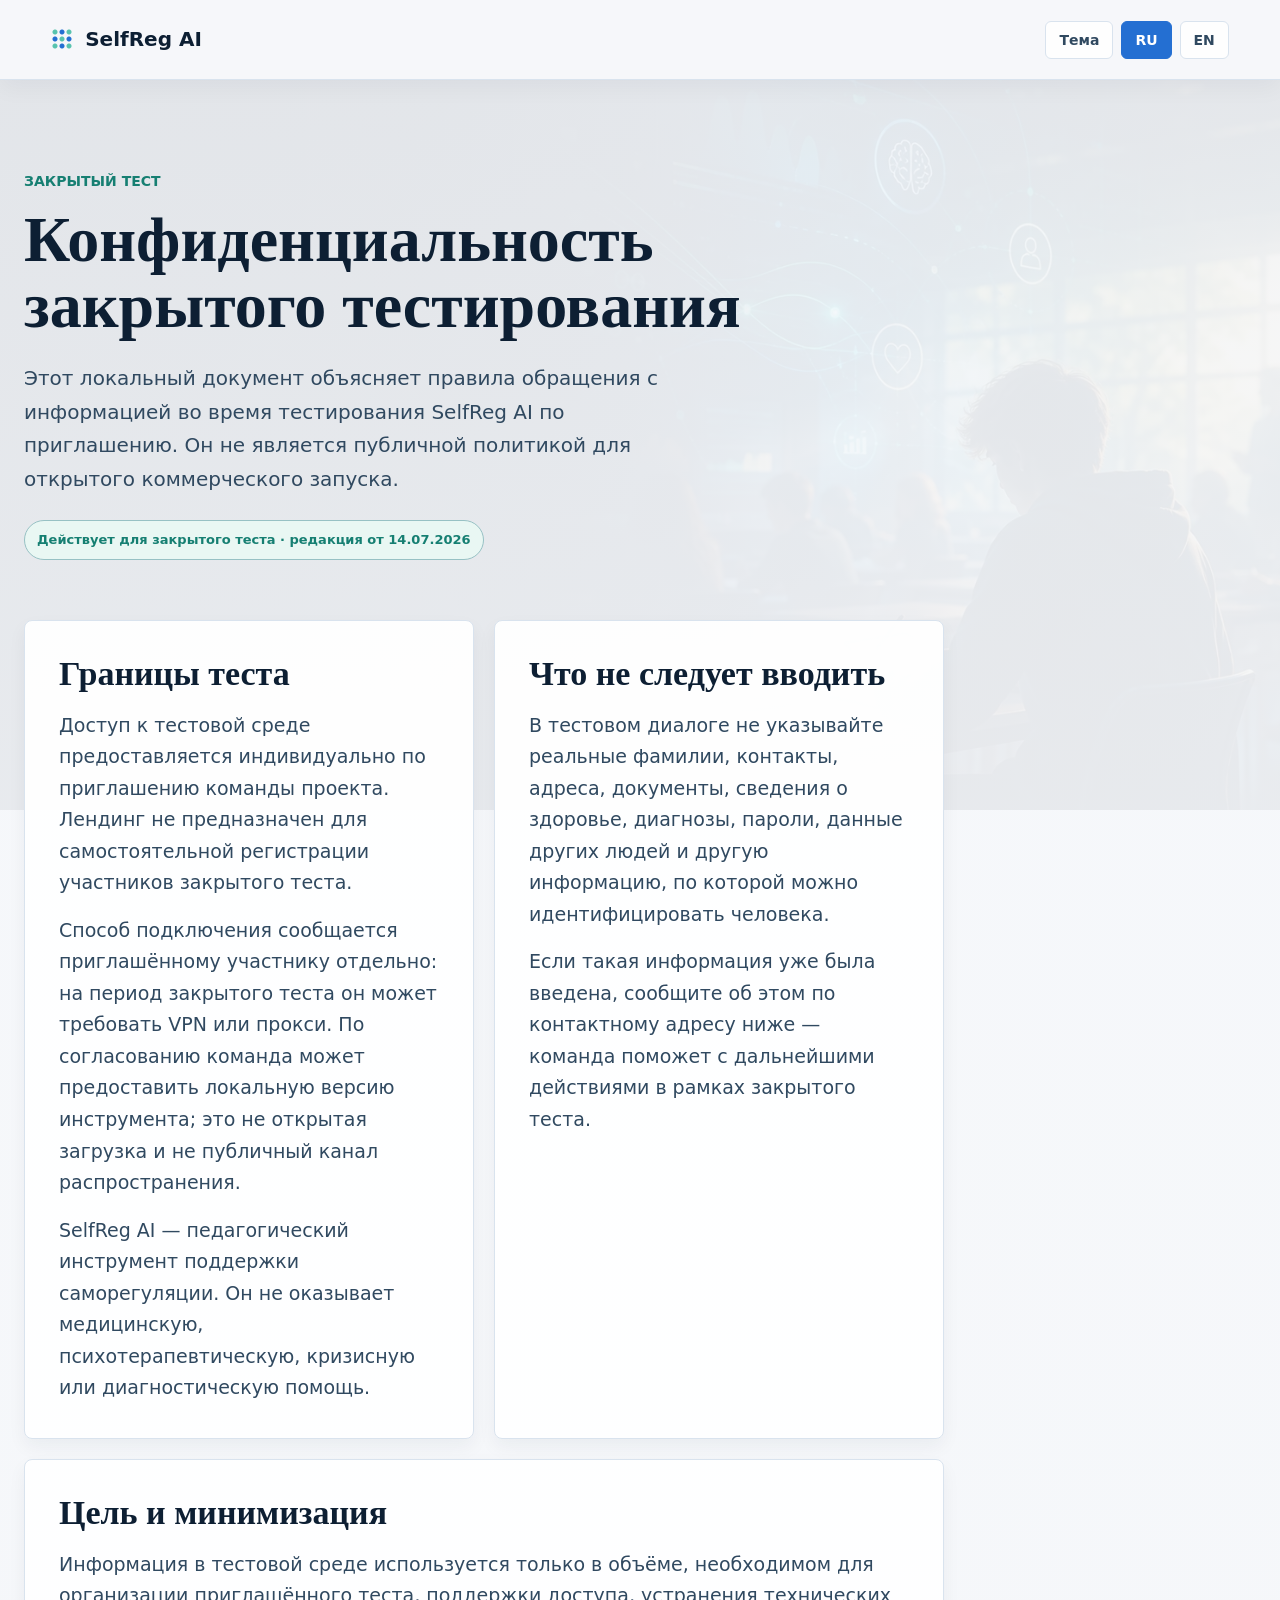
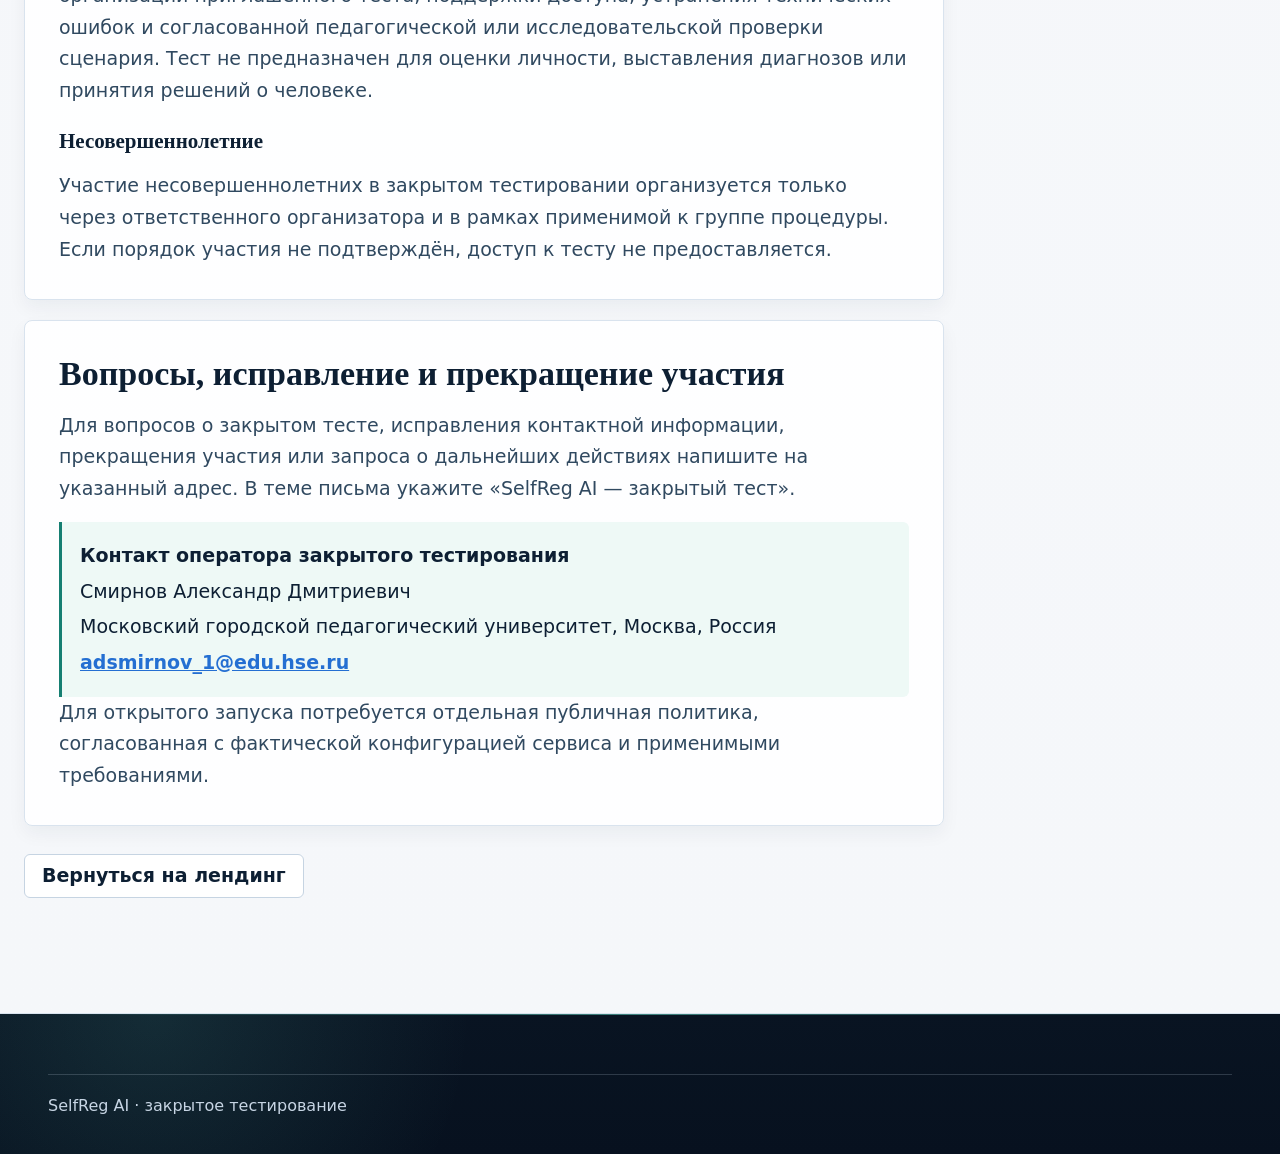
<file: privacy.html>
<!doctype html>
<html lang="ru">
  <head>
    <meta charset="utf-8" />
    <meta name="viewport" content="width=device-width, initial-scale=1" />
    <meta name="robots" content="noindex, nofollow" />
    <title>SelfReg AI — конфиденциальность закрытого тестирования</title>
    <link rel="icon" href="favicon.svg" type="image/svg+xml" />
    <link rel="stylesheet" href="styles.css?v=20260715-readability-v6" />
    <link rel="stylesheet" href="legal.css?v=20260715-release-polish-v2" />
  </head>
  <body class="legal-page">
    <a class="skip-link" href="#main">Перейти к содержимому</a>
    <header class="legal-header">
      <a class="brand" data-home-link href="/?lang=ru">SelfReg AI</a>
      <div class="legal-controls">
        <button class="legal-button" type="button" data-legal-theme>Тема</button>
        <div class="legal-language" aria-label="Выбор языка">
          <button type="button" data-legal-lang="ru">RU</button>
          <button type="button" data-legal-lang="en">EN</button>
        </div>
      </div>
    </header>
    <main id="main" class="legal-main">
      <article class="legal-copy" data-legal-copy="ru">
        <header>
          <p class="section-kicker">ЗАКРЫТЫЙ ТЕСТ</p>
          <h1>Конфиденциальность закрытого тестирования</h1>
          <p class="legal-lead">Этот локальный документ объясняет правила обращения с информацией во время тестирования SelfReg AI по приглашению. Он не является публичной политикой для открытого коммерческого запуска.</p>
          <span class="legal-status">Действует для закрытого теста · редакция от 14.07.2026</span>
        </header>
        <div class="legal-grid">
          <section class="legal-card">
            <h2>Границы теста</h2>
            <p>Доступ к тестовой среде предоставляется индивидуально по приглашению команды проекта. Лендинг не предназначен для самостоятельной регистрации участников закрытого теста.</p>
            <p>Способ подключения сообщается приглашённому участнику отдельно: на период закрытого теста он может требовать VPN или прокси. По согласованию команда может предоставить локальную версию инструмента; это не открытая загрузка и не публичный канал распространения.</p>
            <p>SelfReg AI — педагогический инструмент поддержки саморегуляции. Он не оказывает медицинскую, психотерапевтическую, кризисную или диагностическую помощь.</p>
          </section>
          <section class="legal-card">
            <h2>Что не следует вводить</h2>
            <p>В тестовом диалоге не указывайте реальные фамилии, контакты, адреса, документы, сведения о здоровье, диагнозы, пароли, данные других людей и другую информацию, по которой можно идентифицировать человека.</p>
            <p>Если такая информация уже была введена, сообщите об этом по контактному адресу ниже — команда поможет с дальнейшими действиями в рамках закрытого теста.</p>
          </section>
          <section class="legal-card legal-card--wide">
            <h2>Цель и минимизация</h2>
            <p>Информация в тестовой среде используется только в объёме, необходимом для организации приглашённого теста, поддержки доступа, устранения технических ошибок и согласованной педагогической или исследовательской проверки сценария. Тест не предназначен для оценки личности, выставления диагнозов или принятия решений о человеке.</p>
            <h3>Несовершеннолетние</h3>
            <p>Участие несовершеннолетних в закрытом тестировании организуется только через ответственного организатора и в рамках применимой к группе процедуры. Если порядок участия не подтверждён, доступ к тесту не предоставляется.</p>
          </section>
          <section class="legal-card legal-card--wide">
            <h2>Вопросы, исправление и прекращение участия</h2>
            <p>Для вопросов о закрытом тесте, исправления контактной информации, прекращения участия или запроса о дальнейших действиях напишите на указанный адрес. В теме письма укажите «SelfReg AI — закрытый тест».</p>
            <div class="legal-contact">
              <strong>Контакт оператора закрытого тестирования</strong>
              <span>Смирнов Александр Дмитриевич</span>
              <span>Московский городской педагогический университет, Москва, Россия</span>
              <a href="mailto:adsmirnov_1@edu.hse.ru">adsmirnov_1@edu.hse.ru</a>
            </div>
            <p>Для открытого запуска потребуется отдельная публичная политика, согласованная с фактической конфигурацией сервиса и применимыми требованиями.</p>
          </section>
        </div>
        <a class="legal-back" data-home-link href="/?lang=ru">Вернуться на лендинг</a>
      </article>
      <article class="legal-copy" data-legal-copy="en" hidden>
        <header>
          <p class="section-kicker">CLOSED TEST</p>
          <h1>Closed-test privacy notice</h1>
          <p class="legal-lead">This local notice explains how information is handled during invitation-only SelfReg AI testing. It is not a public privacy policy for an open commercial launch.</p>
          <span class="legal-status">For closed testing · version dated 14 July 2026</span>
        </header>
        <div class="legal-grid">
          <section class="legal-card">
            <h2>Test boundary</h2>
            <p>Access to the test environment is granted individually by the project team. The landing page is not a self-service registration route for closed-test participants.</p>
            <p>The connection method is confirmed separately with each invited participant: during the closed test it may require a VPN or proxy. The team may provide a local version of the tool by arrangement; this is not a public download or distribution channel.</p>
            <p>SelfReg AI is a pedagogical self-regulation support tool. It does not provide medical, psychotherapy, crisis, or diagnostic care.</p>
          </section>
          <section class="legal-card">
            <h2>What not to enter</h2>
            <p>Do not put real surnames, contact details, addresses, documents, health information, diagnoses, passwords, other people’s data, or other directly identifying information into the test dialogue.</p>
            <p>If such information was entered, contact the address below so the team can guide the next step within the closed test.</p>
          </section>
          <section class="legal-card legal-card--wide">
            <h2>Purpose and minimisation</h2>
            <p>Information in the test environment is used only to the extent needed to organise the invited test, support access, resolve technical issues, and run the agreed pedagogical or research review of the scenario. The test is not used to judge a person, diagnose them, or make decisions about them.</p>
            <h3>Participants under legal age</h3>
            <p>Closed-test participation by minors is organised only through a responsible organiser and under the procedure applicable to that group. If the participation procedure is not confirmed, test access is not provided.</p>
          </section>
          <section class="legal-card legal-card--wide">
            <h2>Questions, corrections, and leaving the test</h2>
            <p>For questions about the closed test, corrections to contact information, ending participation, or asking what to do next, write to the address below and use the subject “SelfReg AI — closed test”.</p>
            <div class="legal-contact">
              <strong>Closed-test operator contact</strong>
              <span>Alexander Dmitrievich Smirnov</span>
              <span>Moscow City University, Moscow, Russia</span>
              <a href="mailto:adsmirnov_1@edu.hse.ru">adsmirnov_1@edu.hse.ru</a>
            </div>
            <p>An open launch will require a separate public policy aligned with the actual service configuration and applicable requirements.</p>
          </section>
        </div>
        <a class="legal-back" data-home-link href="/?lang=en">Back to landing page</a>
      </article>
    </main>
    <footer class="legal-footer">
      <div class="footer-bottom">
        <span data-legal-copy="ru">SelfReg AI · закрытое тестирование</span>
        <span data-legal-copy="en" hidden>SelfReg AI · closed testing</span>
      </div>
    </footer>
    <script src="legal.js?v=20260714-closed-test"></script>
  </body>
</html>
</file>
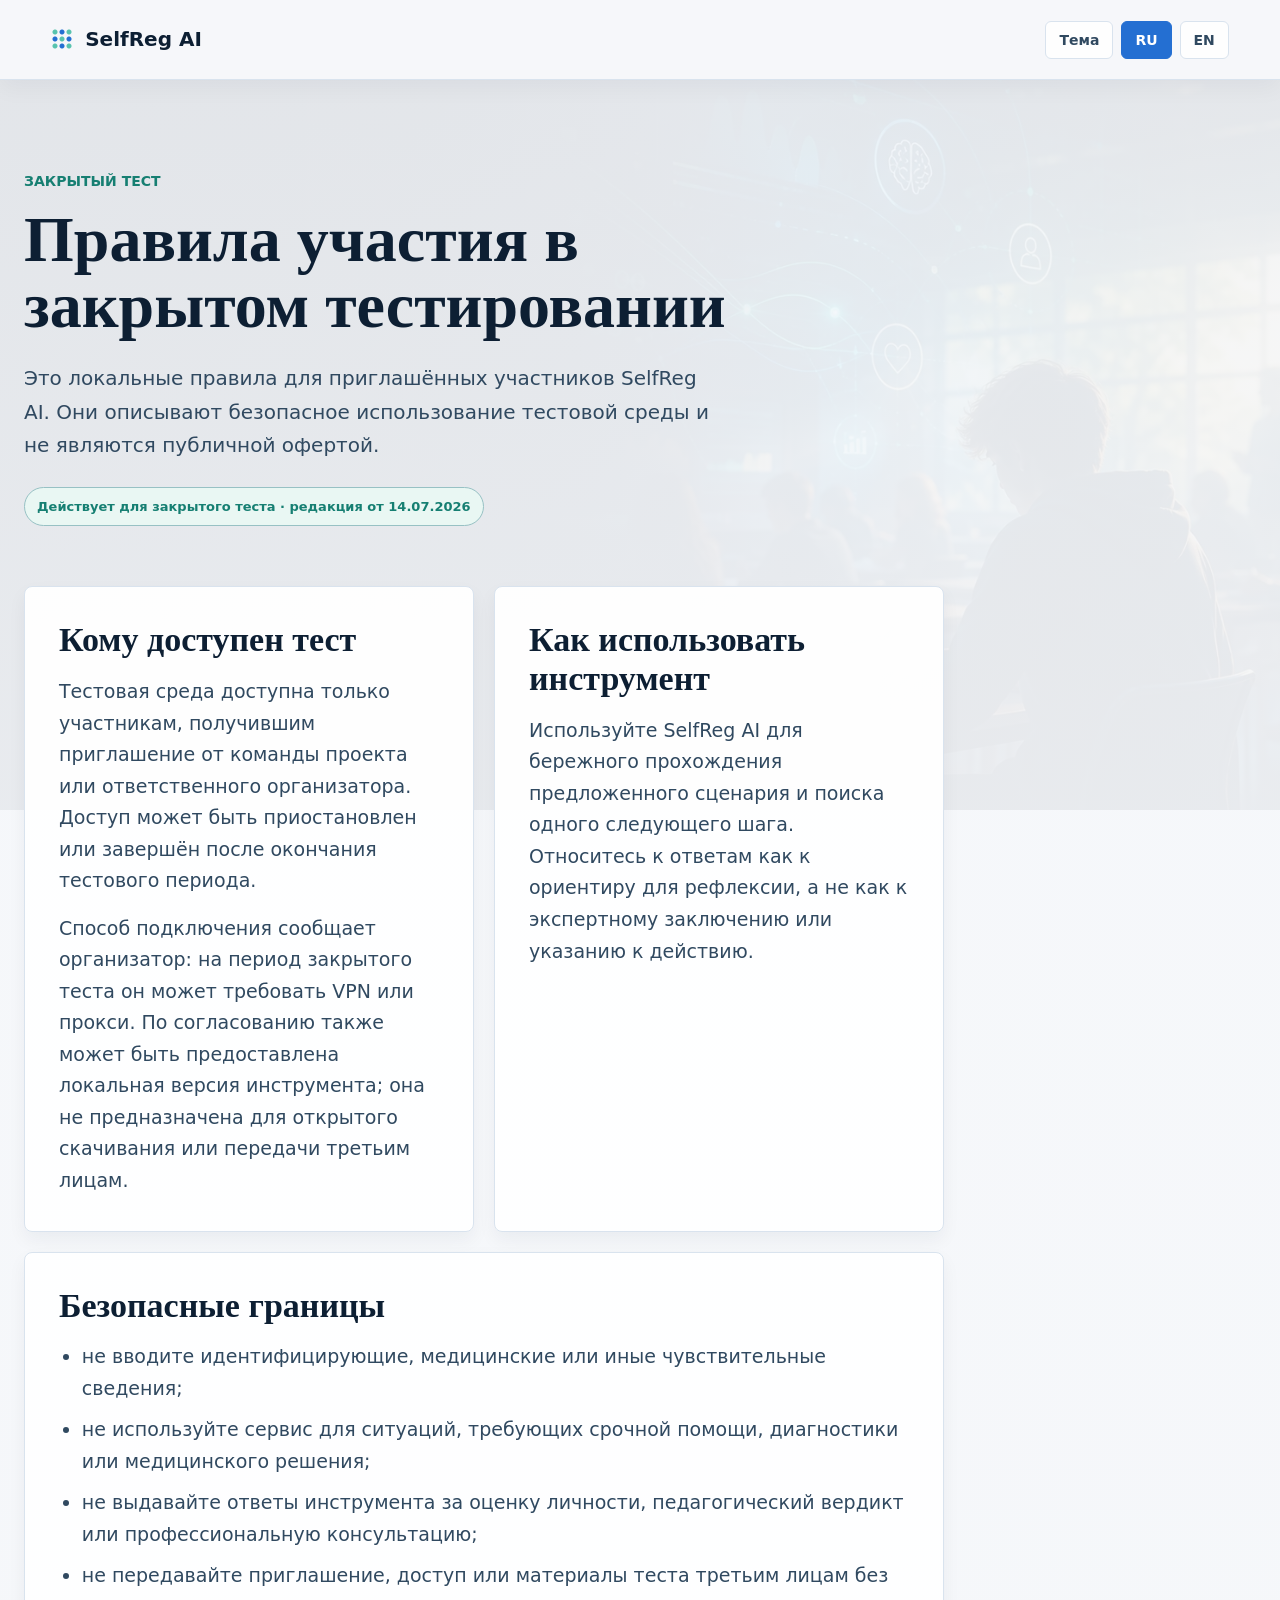
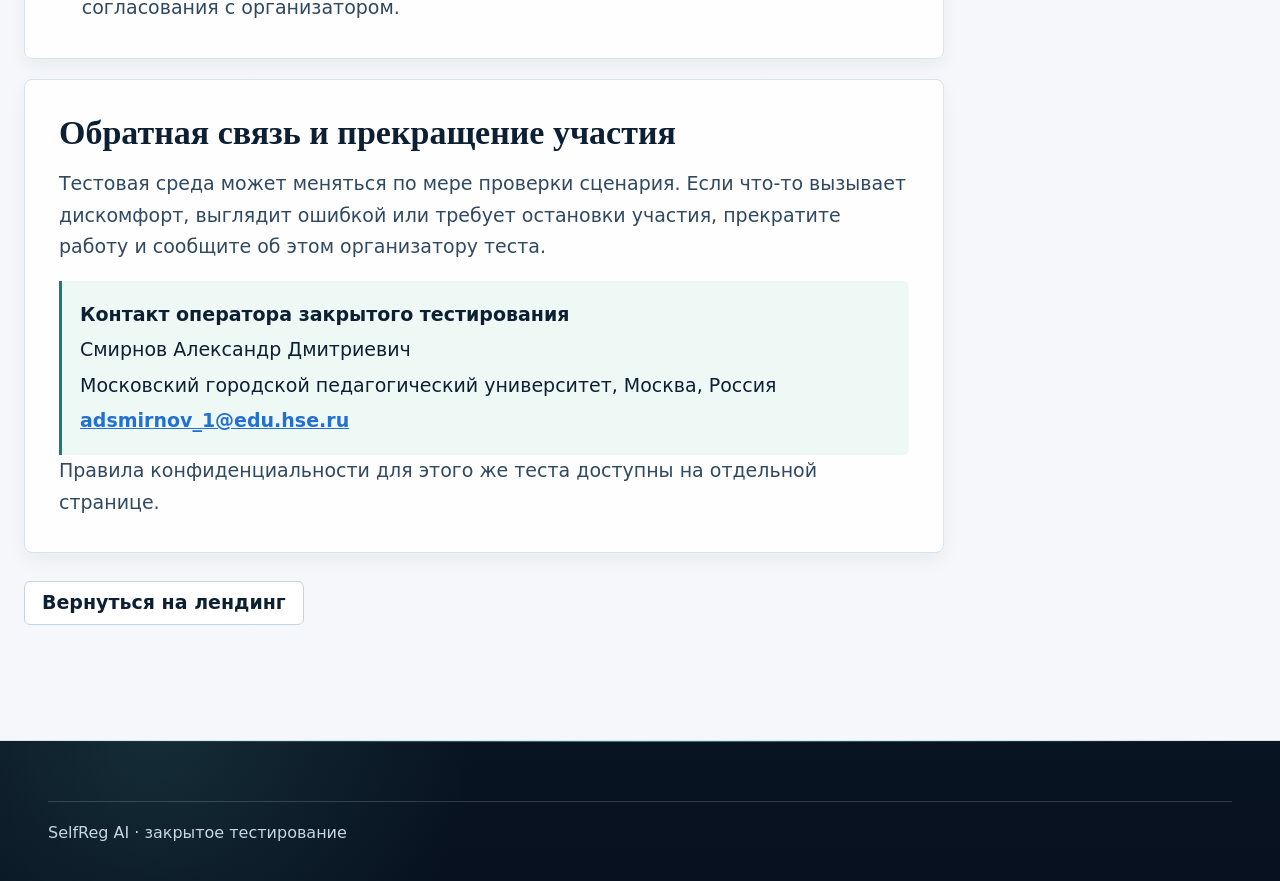
<file: terms.html>
<!doctype html>
<html lang="ru">
  <head>
    <meta charset="utf-8" />
    <meta name="viewport" content="width=device-width, initial-scale=1" />
    <meta name="robots" content="noindex, nofollow" />
    <title>SelfReg AI — правила закрытого тестирования</title>
    <link rel="icon" href="favicon.svg" type="image/svg+xml" />
    <link rel="stylesheet" href="styles.css?v=20260715-readability-v6" />
    <link rel="stylesheet" href="legal.css?v=20260715-release-polish-v2" />
  </head>
  <body class="legal-page">
    <a class="skip-link" href="#main">Перейти к содержимому</a>
    <header class="legal-header">
      <a class="brand" data-home-link href="/?lang=ru">SelfReg AI</a>
      <div class="legal-controls">
        <button class="legal-button" type="button" data-legal-theme>Тема</button>
        <div class="legal-language" aria-label="Выбор языка">
          <button type="button" data-legal-lang="ru">RU</button>
          <button type="button" data-legal-lang="en">EN</button>
        </div>
      </div>
    </header>
    <main id="main" class="legal-main">
      <article class="legal-copy" data-legal-copy="ru">
        <header>
          <p class="section-kicker">ЗАКРЫТЫЙ ТЕСТ</p>
          <h1>Правила участия в закрытом тестировании</h1>
          <p class="legal-lead">Это локальные правила для приглашённых участников SelfReg AI. Они описывают безопасное использование тестовой среды и не являются публичной офертой.</p>
          <span class="legal-status">Действует для закрытого теста · редакция от 14.07.2026</span>
        </header>
        <div class="legal-grid">
          <section class="legal-card">
            <h2>Кому доступен тест</h2>
            <p>Тестовая среда доступна только участникам, получившим приглашение от команды проекта или ответственного организатора. Доступ может быть приостановлен или завершён после окончания тестового периода.</p>
            <p>Способ подключения сообщает организатор: на период закрытого теста он может требовать VPN или прокси. По согласованию также может быть предоставлена локальная версия инструмента; она не предназначена для открытого скачивания или передачи третьим лицам.</p>
          </section>
          <section class="legal-card">
            <h2>Как использовать инструмент</h2>
            <p>Используйте SelfReg AI для бережного прохождения предложенного сценария и поиска одного следующего шага. Относитесь к ответам как к ориентиру для рефлексии, а не как к экспертному заключению или указанию к действию.</p>
          </section>
          <section class="legal-card legal-card--wide">
            <h2>Безопасные границы</h2>
            <ul>
              <li>не вводите идентифицирующие, медицинские или иные чувствительные сведения;</li>
              <li>не используйте сервис для ситуаций, требующих срочной помощи, диагностики или медицинского решения;</li>
              <li>не выдавайте ответы инструмента за оценку личности, педагогический вердикт или профессиональную консультацию;</li>
              <li>не передавайте приглашение, доступ или материалы теста третьим лицам без согласования с организатором.</li>
            </ul>
          </section>
          <section class="legal-card legal-card--wide">
            <h2>Обратная связь и прекращение участия</h2>
            <p>Тестовая среда может меняться по мере проверки сценария. Если что-то вызывает дискомфорт, выглядит ошибкой или требует остановки участия, прекратите работу и сообщите об этом организатору теста.</p>
            <div class="legal-contact">
              <strong>Контакт оператора закрытого тестирования</strong>
              <span>Смирнов Александр Дмитриевич</span>
              <span>Московский городской педагогический университет, Москва, Россия</span>
              <a href="mailto:adsmirnov_1@edu.hse.ru">adsmirnov_1@edu.hse.ru</a>
            </div>
            <p>Правила конфиденциальности для этого же теста доступны на отдельной странице.</p>
          </section>
        </div>
        <a class="legal-back" data-home-link href="/?lang=ru">Вернуться на лендинг</a>
      </article>
      <article class="legal-copy" data-legal-copy="en" hidden>
        <header>
          <p class="section-kicker">CLOSED TEST</p>
          <h1>Closed-test participation rules</h1>
          <p class="legal-lead">These local rules apply to invited SelfReg AI participants. They describe safe use of the test environment and are not a public offer.</p>
          <span class="legal-status">For closed testing · version dated 14 July 2026</span>
        </header>
        <div class="legal-grid">
          <section class="legal-card">
            <h2>Who can access the test</h2>
            <p>The environment is available only to participants invited by the project team or a responsible organiser. Access may be paused or ended when the testing period ends.</p>
            <p>The organiser will confirm the connection method: during the closed test it may require a VPN or proxy. A local version of the tool may also be provided by arrangement; it is not intended for public download or sharing with third parties.</p>
          </section>
          <section class="legal-card">
            <h2>How to use the tool</h2>
            <p>Use SelfReg AI to move carefully through the proposed scenario and identify one next step. Treat its responses as a prompt for reflection, not as an expert conclusion or direction to act.</p>
          </section>
          <section class="legal-card legal-card--wide">
            <h2>Safe boundaries</h2>
            <ul>
              <li>do not enter identifying, medical, or other sensitive information;</li>
              <li>do not use the service for situations requiring urgent help, diagnosis, or a medical decision;</li>
              <li>do not present tool responses as a judgement of personality, an educational verdict, or professional advice;</li>
              <li>do not share an invitation, access, or test materials with third parties without the organiser’s approval.</li>
            </ul>
          </section>
          <section class="legal-card legal-card--wide">
            <h2>Feedback and leaving the test</h2>
            <p>The test environment may change as the scenario is evaluated. If something feels uncomfortable, appears incorrect, or means you should stop participating, end the session and tell the test organiser.</p>
            <div class="legal-contact">
              <strong>Closed-test operator contact</strong>
              <span>Alexander Dmitrievich Smirnov</span>
              <span>Moscow City University, Moscow, Russia</span>
              <a href="mailto:adsmirnov_1@edu.hse.ru">adsmirnov_1@edu.hse.ru</a>
            </div>
            <p>The privacy notice for this same test is available on a separate page.</p>
          </section>
        </div>
        <a class="legal-back" data-home-link href="/?lang=en">Back to landing page</a>
      </article>
    </main>
    <footer class="legal-footer">
      <div class="footer-bottom">
        <span data-legal-copy="ru">SelfReg AI · закрытое тестирование</span>
        <span data-legal-copy="en" hidden>SelfReg AI · closed testing</span>
      </div>
    </footer>
    <script src="legal.js?v=20260714-closed-test"></script>
  </body>
</html>
</file>
<file: styles.css>
:root {
  color-scheme: light;

  --font-sans: system-ui, -apple-system, "Segoe UI", Roboto, Arial, sans-serif;
  --font-display: "Iowan Old Style", "Palatino Linotype", "Book Antiqua", Georgia, "Times New Roman", serif;

  --bg: #f5f7fa;
  --bg-soft: #edf2f7;
  --surface: #ffffff;
  --surface-soft: #f8fbfd;
  --surface-raised: #ffffff;
  --surface-panel: #fbfdff;
  --text: #0d1f33;
  --text-soft: #304960;
  --text-muted: #4f667c;
  --border: #d9e3ee;
  --border-strong: #c6d4e2;
  --blue: #246fd2;
  --blue-dark: #185bb4;
  --teal: #167f72;
  --teal-soft: #dff4ee;
  --red: #b9493f;
  --amber: #c99b20;
  --night: #07111f;
  --night-2: #0d1c2d;
  --night-3: #13263b;
  --night-text: #f4f8fc;
  --night-muted: #c6d5e4;
  --night-border: rgba(198, 213, 228, 0.2);

  --radius: 8px;
  --radius-sm: 6px;
  --shadow-sm: 0 8px 18px rgba(13, 31, 51, 0.05);
  --shadow-md: 0 16px 34px rgba(13, 31, 51, 0.075);
  --shadow-lg: 0 28px 68px rgba(13, 31, 51, 0.1);
  --shadow-dark: 0 18px 44px rgba(0, 0, 0, 0.22);

  --container: 1320px;
  --gutter: clamp(20px, 4vw, 48px);
  --section-y: clamp(72px, 7vw, 104px);
  --nav-h: 80px;
}

html[data-theme="dark"] {
  color-scheme: dark;

  --bg: #07111f;
  --bg-soft: #0b1727;
  --surface: #101f31;
  --surface-soft: #13263b;
  --surface-raised: #112235;
  --surface-panel: #14283d;
  --text: #f4f8fc;
  --text-soft: #d3dfeb;
  --text-muted: #aabbd0;
  --border: rgba(198, 213, 228, 0.18);
  --border-strong: rgba(198, 213, 228, 0.28);
  --blue: #78adff;
  --blue-dark: #9ec4ff;
  --teal: #68dcc8;
  --teal-soft: rgba(104, 220, 200, 0.16);
  --red: #b9493f;
}

* {
  box-sizing: border-box;
}

[hidden] {
  display: none;
}

html {
  scroll-behavior: smooth;
}

body {
  margin: 0;
  background:
    linear-gradient(180deg, #f9fbfd 0%, var(--bg) 420px),
    var(--bg);
  color: var(--text);
  font-family: var(--font-sans);
  font-size: 19px;
  line-height: 1.66;
  text-rendering: optimizeLegibility;
  -webkit-font-smoothing: antialiased;
  overflow-x: hidden;
  transition: background-color 200ms ease, color 200ms ease;
}

body,
button,
input,
select,
textarea {
  font-family: var(--font-sans);
}

a {
  color: inherit;
}

img,
video {
  max-width: 100%;
}

svg {
  display: block;
}

:focus-visible {
  outline: 3px solid #ffffff;
  outline-offset: 3px;
  box-shadow: 0 0 0 6px #1769d1;
}

.skip-link {
  position: fixed;
  z-index: 1000;
  top: 12px;
  left: 12px;
  padding: 10px 14px;
  border-radius: 4px;
  background: #ffffff;
  color: #132238;
  box-shadow: 0 0 0 3px #1769d1;
  transform: translateY(-160%);
  transition: transform 160ms ease;
}

.skip-link:focus {
  transform: translateY(0);
}

h1,
h2,
h3,
h4,
p,
li {
  overflow-wrap: break-word;
}

h1,
h2,
h3,
h4 {
  margin: 0;
  color: var(--text);
  letter-spacing: 0;
  font-family: var(--font-display);
  text-wrap: balance;
}

h1 {
  font-size: 64px;
  font-weight: 670;
  line-height: 1.04;
}

h2 {
  font-size: 44px;
  font-weight: 620;
  line-height: 1.14;
}

h3 {
  font-size: 29px;
  font-weight: 620;
  line-height: 1.25;
}

h4 {
  font-size: 23px;
  font-weight: 650;
  line-height: 1.3;
}

p {
  margin: 0;
}

ul {
  margin: 0;
  padding-left: 1.2em;
}

li + li {
  margin-top: 10px;
}

.nav {
  position: sticky;
  top: 0;
  z-index: 20;
  display: grid;
  grid-template-columns: auto minmax(0, 1fr) auto;
  align-items: center;
  gap: 28px;
  min-height: var(--nav-h);
  padding: 13px clamp(24px, 4vw, 56px);
  border-bottom: 1px solid var(--border);
  background: var(--surface-raised);
  box-shadow: 0 10px 24px rgba(13, 31, 51, 0.07);
}

.site-progress {
  position: absolute;
  z-index: 2;
  right: 0;
  bottom: -1px;
  left: 0;
  height: 3px;
  background: linear-gradient(90deg, var(--teal), var(--blue));
  box-shadow: 0 0 14px color-mix(in srgb, var(--blue) 42%, transparent);
  pointer-events: none;
  transform: scaleX(var(--reading-progress, 0));
  transform-origin: left center;
  transition: transform 90ms linear;
}

.brand {
  display: inline-flex;
  align-items: center;
  gap: 10px;
  min-height: 40px;
  color: var(--text);
  font-size: 20px;
  font-weight: 700;
  text-decoration: none;
}

.brand::before {
  content: "";
  width: 24px;
  height: 24px;
  border-radius: 6px;
  background:
    radial-gradient(circle at 4px 4px, #58c3ae 0 2px, transparent 3px),
    radial-gradient(circle at 11px 4px, #246fd2 0 2px, transparent 3px),
    radial-gradient(circle at 18px 4px, #58c3ae 0 2px, transparent 3px),
    radial-gradient(circle at 4px 11px, #246fd2 0 2px, transparent 3px),
    radial-gradient(circle at 11px 11px, #58c3ae 0 2px, transparent 3px),
    radial-gradient(circle at 18px 11px, #246fd2 0 2px, transparent 3px),
    radial-gradient(circle at 4px 18px, #58c3ae 0 2px, transparent 3px),
    radial-gradient(circle at 11px 18px, #246fd2 0 2px, transparent 3px),
    radial-gradient(circle at 18px 18px, #58c3ae 0 2px, transparent 3px);
}

nav {
  display: flex;
  justify-content: center;
  gap: clamp(12px, 1.3vw, 20px);
  font-size: 18px;
}

nav a {
  position: relative;
  padding: 9px 0;
  color: var(--text-soft);
  font-weight: 620;
  text-decoration: none;
  opacity: 0.96;
}

nav a:hover {
  color: var(--text);
}

nav a.is-current {
  color: var(--text);
}

nav a::after {
  content: "";
  position: absolute;
  right: 0;
  bottom: 0;
  left: 0;
  height: 2px;
  border-radius: 999px;
  background: var(--blue);
  opacity: 0;
  transform: scaleX(0.7);
  transition: opacity 160ms ease, transform 160ms ease;
}

nav a:hover::after {
  opacity: 0.82;
  transform: scaleX(1);
}

nav a.is-current::after {
  opacity: 1;
  transform: scaleX(1);
}

@media (min-width: 1081px) {
  .primary-nav a:nth-child(3) {
    margin-right: 18px;
  }

  .primary-nav a:nth-child(3)::before {
    content: "";
    position: absolute;
    top: 50%;
    right: -18px;
    width: 1px;
    height: 20px;
    background: var(--border);
    transform: translateY(-50%);
  }
}

.mobile-section-menu {
  display: none;
}

.nav-actions,
.lang-switch {
  display: flex;
  align-items: center;
  gap: 8px;
}

.nav-actions {
  justify-content: flex-end;
}

.theme-toggle,
.lang-switch button {
  display: inline-flex;
  width: 42px;
  height: 38px;
  align-items: center;
  justify-content: center;
  border: 1px solid var(--border);
  border-radius: var(--radius-sm);
  background: color-mix(in srgb, var(--surface) 92%, var(--bg-soft) 8%);
  color: var(--text-soft);
  font-size: 16px;
  font-weight: 680;
  cursor: pointer;
  box-shadow: 0 2px 10px rgba(13, 31, 51, 0.04);
  transition: background-color 160ms ease, color 160ms ease, border-color 160ms ease;
}

.lang-switch button.active {
  border-color: var(--blue);
  background: var(--blue);
  color: #ffffff;
}

.theme-toggle:hover,
.lang-switch button:hover {
  border-color: var(--border-strong);
  color: var(--text);
}

.theme-toggle {
  position: relative;
}

.theme-icon {
  position: absolute;
  width: 17px;
  height: 17px;
  fill: none;
  stroke: currentColor;
  stroke-width: 2;
  stroke-linecap: round;
  stroke-linejoin: round;
}

.theme-icon-sun {
  opacity: 0;
}

.theme-icon-moon {
  opacity: 1;
}

html[data-theme="dark"] .theme-icon-sun {
  opacity: 1;
}

html[data-theme="dark"] .theme-icon-moon {
  opacity: 0;
}

.hero {
  position: relative;
  display: grid;
  min-height: min(660px, calc(100vh - var(--nav-h)));
  grid-template-columns: minmax(420px, 0.94fr) minmax(360px, 0.9fr);
  align-items: center;
  gap: clamp(24px, 3.2vw, 52px);
  padding: clamp(60px, 5.8vw, 86px) var(--gutter) clamp(48px, 4.4vw, 68px);
  overflow: hidden;
  border-bottom: 1px solid var(--border);
  background:
    linear-gradient(90deg, rgba(245, 247, 250, 0.99) 0%, rgba(245, 247, 250, 0.95) 40%, rgba(245, 247, 250, 0.72) 62%, rgba(245, 247, 250, 0.38) 100%),
    url("assets/bg-hero-selfreg-ai.webp") 68% center / cover no-repeat,
    var(--bg);
}

html[data-theme="dark"] .hero {
  background:
    linear-gradient(90deg, rgba(7, 17, 31, 0.99) 0%, rgba(7, 17, 31, 0.94) 42%, rgba(7, 17, 31, 0.7) 64%, rgba(7, 17, 31, 0.42) 100%),
    url("assets/bg-hero-selfreg-ai.webp") 68% center / cover no-repeat,
    var(--bg);
}

.hero-visual {
  grid-column: 2;
  grid-row: 1;
  display: grid;
  grid-template-columns: minmax(0, 1.08fr) minmax(0, 0.92fr);
  grid-template-rows: auto minmax(0, 1fr);
  min-height: 430px;
  align-items: stretch;
  gap: 16px;
  width: min(560px, 100%);
  justify-self: end;
  filter: saturate(0.96);
  box-shadow: 0 0 90px rgba(22, 127, 114, 0.08);
}

.hero-copy {
  position: relative;
  z-index: 2;
  grid-column: 1;
  grid-row: 1;
  display: grid;
  align-content: start;
  gap: 0;
  max-width: 660px;
  padding-right: clamp(6px, 1vw, 18px);
  animation: heroFadeIn 620ms ease both;
}

.hero .eyebrow {
  display: block;
  margin-bottom: 16px;
}

.lead {
  position: relative;
  max-width: 640px;
  margin-top: 20px;
  padding-bottom: 26px;
  color: var(--text-soft);
  font-size: 23px;
  line-height: 1.65;
}

.lead::after {
  content: "";
  position: absolute;
  bottom: 0;
  left: 0;
  width: 64px;
  height: 2px;
  border-radius: 999px;
  background: linear-gradient(90deg, var(--teal), rgba(36, 111, 210, 0));
}

.hero-note {
  max-width: 620px;
  margin-top: 20px;
  color: var(--text-soft);
  font-size: 20px;
  line-height: 1.65;
}

.actions,
.hero-links {
  display: flex;
  flex-wrap: wrap;
  gap: 12px;
}

.app-actions {
  margin-top: 30px;
}

.hero-links {
  margin-top: 18px;
  gap: 10px;
}

.hero-test-links {
  display: flex;
  flex-wrap: wrap;
  align-items: center;
  gap: 6px 8px;
  max-width: 620px;
  margin-top: 14px;
  color: var(--text-soft);
  font-size: 16px;
  line-height: 1.5;
}

.hero-test-links strong {
  color: var(--text);
  font-weight: 720;
}

.hero-test-links a {
  color: var(--text-soft);
  font-weight: 650;
  text-decoration-color: color-mix(in srgb, var(--teal) 64%, transparent);
  text-decoration-thickness: 1px;
  text-underline-offset: 3px;
}

.hero-test-links a:hover {
  color: var(--teal);
}

.primary,
.secondary,
.link-panel a {
  display: inline-flex;
  min-height: 46px;
  align-items: center;
  justify-content: center;
  border-radius: var(--radius-sm);
  padding: 0 20px;
  font-size: 16px;
  font-weight: 620;
  text-decoration: none;
  transition: background-color 160ms ease, border-color 160ms ease, color 160ms ease, box-shadow 160ms ease, transform 160ms ease;
}

.app-actions .primary {
  min-width: 226px;
  min-height: 44px;
  padding-inline: 24px;
  border-color: color-mix(in srgb, var(--night) 72%, var(--teal) 28%);
  background: linear-gradient(
    180deg,
    color-mix(in srgb, var(--night) 82%, var(--blue) 18%),
    color-mix(in srgb, var(--night) 88%, var(--teal) 12%)
  );
  box-shadow: 0 8px 18px rgba(13, 31, 51, 0.12), inset 0 1px 0 rgba(255, 255, 255, 0.14);
}

.app-actions .secondary {
  min-height: 44px;
  padding-inline: 20px;
}

.hero-links .primary,
.hero-links .secondary {
  min-height: 40px;
  padding: 0 16px;
  border-radius: 999px;
  font-size: 16px;
  box-shadow: none;
}

.hero-links .primary {
  border-color: color-mix(in srgb, var(--teal) 28%, var(--border));
  background: color-mix(in srgb, var(--teal-soft) 62%, var(--surface) 38%);
  color: var(--text);
}

.hero-links .secondary {
  background: color-mix(in srgb, var(--surface) 84%, transparent);
}

.primary {
  border: 1px solid var(--blue);
  background: var(--blue);
  color: #ffffff;
  box-shadow: 0 8px 18px rgba(36, 111, 210, 0.13);
}

.primary:hover {
  background: var(--blue-dark);
  box-shadow: 0 12px 24px rgba(24, 91, 180, 0.15);
  transform: translateY(-1px);
}

.secondary {
  border: 1px solid var(--border-strong);
  background: color-mix(in srgb, var(--surface) 92%, var(--bg-soft) 8%);
  color: var(--text);
}

.secondary:hover {
  border-color: var(--border-strong);
  background: var(--surface);
}

.link-panel a:hover,
.theme-toggle:hover,
.lang-switch button:hover {
  box-shadow: 0 8px 18px rgba(13, 31, 51, 0.08);
}

.teacher-mockup,
.student-phone,
.api-key,
.insight-card,
.phone-bubble {
  border: 1px solid var(--border);
  background: color-mix(in srgb, var(--surface) 95%, transparent);
  color: var(--text);
  box-shadow: var(--shadow-md);
  transition: background-color 200ms ease, color 200ms ease, border-color 200ms ease, box-shadow 200ms ease;
}

.teacher-mockup {
  grid-column: 1;
  grid-row: 2;
  width: 100%;
  min-height: 370px;
  padding: 22px;
  border-radius: var(--radius);
}

.mockup-topline {
  display: flex;
  gap: 18px;
  color: var(--text-soft);
  font-size: 18px;
  font-weight: 700;
}

.stage-bars {
  display: grid;
  grid-template-columns: repeat(5, 1fr);
  align-items: end;
  gap: 8px;
  height: 132px;
  margin: 36px 0 24px;
}

.stage {
  display: block;
  border-radius: 8px 8px 0 0;
  animation: barPulse 2400ms ease-in-out infinite;
}

.stage.goal { height: 66%; background: var(--teal); }
.stage.action { height: 92%; background: var(--red); animation-delay: 120ms; }
.stage.feedback { height: 54%; background: #7d8fa5; animation-delay: 240ms; }
.stage.compare { height: 78%; background: var(--amber); animation-delay: 360ms; }
.stage.correct { height: 60%; background: var(--blue); animation-delay: 480ms; }

.insight-card {
  display: grid;
  gap: 6px;
  padding: 18px 20px;
  border-left: 3px solid var(--blue);
  border-radius: var(--radius-sm);
  background: #edf4ff;
  box-shadow: none;
}

html[data-theme="dark"] .insight-card {
  background: var(--surface-soft);
}

.insight-card b,
.phone-header {
  font-weight: 760;
}

.insight-card span {
  color: var(--text-soft);
}

.student-phone {
  grid-column: 2;
  grid-row: 2;
  width: 100%;
  min-height: 370px;
  padding: 30px 18px;
  border-radius: 14px;
}

.phone-header {
  margin-bottom: 22px;
  font-size: 21px;
}

.phone-bubble {
  margin-top: 14px;
  padding: 14px 16px;
  border-radius: var(--radius-sm);
  box-shadow: none;
  font-size: 18px;
  font-weight: 650;
}

.phone-bubble.user {
  width: fit-content;
  margin-left: auto;
  background: var(--teal);
  color: #ffffff;
}

.api-key {
  grid-column: 1 / -1;
  grid-row: 1;
  justify-self: end;
  display: flex;
  gap: 12px;
  align-items: center;
  padding: 12px 18px;
  border-radius: var(--radius-sm);
  font-size: 18px;
}

.api-key span {
  padding: 6px 10px;
  border-radius: var(--radius-sm);
  background: #e9f1ff;
  color: var(--blue);
  font-weight: 750;
}

html[data-theme="dark"] .api-key span {
  background: rgba(143, 216, 199, 0.12);
  color: #8fd8c7;
}

.section {
  position: relative;
  padding: var(--section-y) 0;
  scroll-margin-top: var(--nav-h);
  transition: background-color 200ms ease, color 200ms ease, box-shadow 200ms ease;
}

.section + .section {
  margin-top: 0;
  border-top: 0;
  border-image: none;
  box-shadow: none;
}

main#top {
  scroll-margin-top: var(--nav-h);
}

.section + .section.light,
.section.light + .section.light,
#teacher,
#safety,
#risks {
  border-top: 1px solid rgba(198, 212, 226, 0.42);
}

.section.light,
.problem-frame,
#loop,
#media,
#teacher,
#safety,
#risks,
#cases {
  background: linear-gradient(180deg, color-mix(in srgb, var(--bg) 88%, var(--surface) 12%), var(--bg));
}

.problem-frame,
#safety {
  background: linear-gradient(180deg, color-mix(in srgb, var(--bg-soft) 74%, var(--surface) 26%), var(--bg));
}

#loop,
#teacher {
  background:
    linear-gradient(90deg, rgba(246, 249, 252, 0.98) 0%, rgba(246, 249, 252, 0.94) 48%, rgba(246, 249, 252, 0.78) 100%),
    url("assets/bg-model-loop.webp") center / cover no-repeat,
    linear-gradient(180deg, color-mix(in srgb, var(--surface-soft) 54%, var(--bg) 46%), color-mix(in srgb, var(--bg-soft) 76%, var(--surface) 24%));
}

#media,
#cases,
#risks {
  background: linear-gradient(180deg, color-mix(in srgb, var(--bg) 82%, var(--surface) 18%), color-mix(in srgb, var(--bg-soft) 70%, var(--surface) 30%));
}

#media {
  scroll-margin-top: var(--nav-h);
  background:
    linear-gradient(90deg, rgba(246, 249, 252, 0.98) 0%, rgba(246, 249, 252, 0.92) 48%, rgba(246, 249, 252, 0.72) 100%),
    url("assets/bg-media-learning-studio.webp") center / cover no-repeat,
    linear-gradient(180deg, color-mix(in srgb, var(--bg) 82%, var(--surface) 18%), color-mix(in srgb, var(--bg-soft) 70%, var(--surface) 30%));
}

.scenario-section {
  background:
    linear-gradient(90deg, rgba(246, 249, 252, 0.98) 0%, rgba(246, 249, 252, 0.92) 48%, rgba(246, 249, 252, 0.72) 100%),
    url("assets/bg-adolescent-scenario.webp") center / cover no-repeat,
    var(--bg);
}

#cases {
  background:
    linear-gradient(90deg, rgba(246, 249, 252, 0.98) 0%, rgba(246, 249, 252, 0.92) 48%, rgba(246, 249, 252, 0.72) 100%),
    url("assets/bg-sport-learning-analytics.webp") center / cover no-repeat,
    linear-gradient(180deg, color-mix(in srgb, var(--bg) 82%, var(--surface) 18%), color-mix(in srgb, var(--bg-soft) 70%, var(--surface) 30%));
}

#teacher {
  background:
    linear-gradient(90deg, rgba(246, 249, 252, 0.98) 0%, rgba(246, 249, 252, 0.92) 50%, rgba(246, 249, 252, 0.74) 100%),
    url("assets/bg-teacher-dashboard.webp") center / cover no-repeat,
    radial-gradient(circle at 84% 18%, rgba(36, 111, 210, 0.08), transparent 24%),
    linear-gradient(180deg, color-mix(in srgb, var(--surface-soft) 54%, var(--bg) 46%), color-mix(in srgb, var(--bg-soft) 76%, var(--surface) 24%));
}

#safety {
  background:
    linear-gradient(90deg, rgba(242, 247, 250, 0.98) 0%, rgba(242, 247, 250, 0.94) 52%, rgba(238, 244, 248, 0.76) 100%),
    url("assets/bg-byok-infrastructure.webp") center / cover no-repeat,
    radial-gradient(circle at 18% 12%, rgba(22, 127, 114, 0.07), transparent 24%),
    linear-gradient(180deg, color-mix(in srgb, var(--bg-soft) 74%, var(--surface) 26%), var(--bg));
}

#media::before,
#story::before,
#mission::before,
#evidence::before,
.future::before,
#cases::before,
.scenario-section::before,
#teacher::before,
#safety::before,
#risks::before {
  content: "";
  position: absolute;
  z-index: 0;
  top: 0;
  right: 0;
  left: 0;
  height: clamp(42px, 5vw, 78px);
  pointer-events: none;
}

#media::before,
#cases::before {
  height: 18px;
  background: linear-gradient(180deg, rgba(7, 19, 34, 0.42), rgba(7, 19, 34, 0));
}

#story::before {
  height: clamp(32px, 3vw, 48px);
  background: linear-gradient(180deg, rgba(7, 19, 34, 0.98), rgba(7, 19, 34, 0));
}

#mission::before,
#evidence::before {
  background: linear-gradient(180deg, rgba(4, 14, 26, 0.9), rgba(4, 14, 26, 0));
}

.scenario-section::before,
#teacher::before {
  background: linear-gradient(180deg, rgba(246, 249, 252, 0.98), rgba(246, 249, 252, 0));
}

.future::before {
  height: 18px;
  background: linear-gradient(180deg, rgba(7, 17, 31, 0.72), rgba(7, 17, 31, 0));
}

#safety::before,
#risks::before {
  background: linear-gradient(180deg, rgba(242, 247, 250, 0.98), rgba(242, 247, 250, 0));
}

.content {
  position: relative;
  z-index: 1;
  width: min(var(--container), calc(100vw - 48px));
  margin: 0 auto;
}

.split,
.product-flow {
  display: grid;
  grid-template-columns: minmax(0, 1fr) minmax(320px, 0.9fr);
  gap: clamp(32px, 4.4vw, 60px);
  align-items: center;
}

.reverse {
  grid-template-columns: minmax(320px, 0.92fr) minmax(0, 1fr);
}

.section-kicker,
.eyebrow,
.status-tag,
.risk-badge {
  margin: 0 0 14px;
  color: var(--teal);
  font-size: 14px;
  font-weight: 720;
  letter-spacing: 0;
  text-transform: uppercase;
}

.wide,
.content > p,
.split p,
.model-lead,
.risks-intro {
  color: var(--text-soft);
  font-size: 22px;
  line-height: 1.65;
}

.wide {
  max-width: 1080px;
}

#story,
#mission,
#evidence,
.future {
  overflow: hidden;
  background:
    linear-gradient(180deg, rgba(5, 13, 24, 0.84), rgba(7, 19, 34, 0.9)),
    radial-gradient(circle at 14% 12%, rgba(22, 127, 114, 0.14), transparent 32%),
    url("assets/bg-hero-selfreg-ai.webp") center / cover no-repeat,
    var(--night);
  color: var(--night-text);
}

#evidence,
.future {
  background:
    linear-gradient(180deg, rgba(5, 13, 24, 0.88), rgba(7, 19, 34, 0.92)),
    radial-gradient(circle at 80% 10%, rgba(36, 111, 210, 0.14), transparent 30%),
    url("assets/bg-evidence-research.webp") center / cover no-repeat,
    var(--night);
}

.future {
  background:
    linear-gradient(90deg, rgba(5, 13, 24, 0.96) 0%, rgba(7, 19, 34, 0.88) 48%, rgba(7, 19, 34, 0.64) 100%),
    radial-gradient(circle at 76% 18%, rgba(36, 111, 210, 0.18), transparent 34%),
    url("assets/bg-future-ecosystem.webp") center / cover no-repeat,
    var(--night);
}

#story h2,
#story h3,
#story p,
#mission h2,
#mission h3,
#mission h4,
#mission p,
#evidence h2,
#evidence h3,
#evidence p,
.future h2,
.future h3,
.future p {
  color: var(--night-text);
}

#story .wide,
#story .split p,
#mission .wide,
#mission p,
#evidence .wide,
#evidence .interpretation-grid p,
#evidence .cluster-grid p,
.future .wide,
.future p {
  color: #e0e9f2;
}

#story .section-kicker,
#mission .section-kicker,
#evidence .section-kicker,
.future .section-kicker {
  color: #8fd8c7;
}

#story h2 + p {
  max-width: 640px;
  margin-top: 20px;
  color: #e0e9f2;
  font-size: clamp(20px, 1.4vw, 22px);
  line-height: 1.65;
}

.future h2 + p,
#cases h2 + p,
.risks-main h2 + p,
#teacher h2 + p {
  margin-top: clamp(16px, 1.5vw, 20px);
}

.mission-shell {
  display: grid;
  grid-template-columns: minmax(0, 1fr);
  gap: clamp(38px, 4vw, 58px);
  align-items: start;
}

.mission-intro {
  position: static;
  display: grid;
  grid-template-columns: minmax(300px, 0.82fr) minmax(0, 1.18fr);
  gap: 12px clamp(42px, 6vw, 86px);
  align-items: start;
  padding: 0;
}

.mission-intro .wide {
  grid-column: 2;
  grid-row: 1 / span 2;
  max-width: 760px;
  margin-top: 0;
}

.mission-intro .section-kicker,
.mission-intro h2 {
  grid-column: 1;
}

.mission-principles {
  display: grid;
  gap: 0;
  padding: clamp(34px, 3.6vw, 46px);
  border: 1px solid var(--night-border);
  border-radius: var(--radius);
  background:
    linear-gradient(180deg, rgba(14, 32, 50, 0.82), rgba(9, 23, 38, 0.68)),
    radial-gradient(circle at 100% 0%, rgba(143, 216, 199, 0.08), transparent 34%);
  box-shadow: var(--shadow-dark);
}

.mission-principles-head {
  padding: 0 0 28px;
  border-bottom: 1px solid var(--night-border);
}

.principles-grid {
  display: grid;
  grid-template-columns: repeat(2, minmax(0, 1fr));
  gap: 0 40px;
}

.principle-card,
.principle-card-featured,
.evidence-panel,
#evidence .data-grid article,
#evidence .interpretation-grid article,
.cluster-grid article,
.research-notes article {
  border: 1px solid var(--night-border);
  border-radius: var(--radius);
  background: linear-gradient(180deg, rgba(12, 28, 45, 0.86), rgba(9, 23, 38, 0.74));
  color: var(--night-text);
  box-shadow: 0 18px 36px rgba(0, 0, 0, 0.18);
  transition: background-color 200ms ease, color 200ms ease, border-color 200ms ease;
}

.principle-card,
.principle-card-featured {
  display: grid;
  grid-template-columns: 42px minmax(0, 1fr) auto;
  gap: 10px 20px;
  align-items: start;
  padding: 28px 0;
  border: 0;
  border-top: 1px solid var(--night-border);
  border-radius: 0;
  background: transparent;
  box-shadow: none;
}

.principle-card-featured {
  margin-top: 10px;
  padding: 30px;
  border: 1px solid rgba(143, 216, 199, 0.24);
  border-left: 3px solid rgba(143, 216, 199, 0.72);
  border-radius: var(--radius);
  background: linear-gradient(180deg, rgba(17, 46, 44, 0.78), rgba(12, 33, 32, 0.64));
}

.principle-number {
  grid-column: 3;
  grid-row: 1;
  justify-self: end;
  min-width: 42px;
  border: 1px solid rgba(143, 216, 199, 0.18);
  border-radius: 999px;
  background: rgba(143, 216, 199, 0.08);
  color: #8fd8c7;
  font-size: 14px;
  font-weight: 760;
  font-variant-numeric: tabular-nums;
  text-align: center;
  line-height: 32px;
}

.principle-icon,
.risk-icon {
  display: inline-flex;
  width: 32px;
  height: 32px;
  align-items: center;
  justify-content: center;
  border: 1px solid rgba(143, 216, 199, 0.28);
  border-radius: var(--radius);
  background: rgba(143, 216, 199, 0.075);
  color: #8fd8c7;
}

.principle-icon {
  grid-column: 1;
  grid-row: 1 / 3;
}

.principle-icon svg,
.risk-icon svg {
  width: 19px;
  height: 19px;
  fill: none;
  stroke: currentColor;
  stroke-width: 1.8;
  stroke-linecap: round;
  stroke-linejoin: round;
}

.principle-card h4,
.principle-card-featured h4 {
  grid-column: 2;
  grid-row: 1;
  color: var(--night-text);
  font-size: 24px;
  line-height: 1.32;
}

.principle-card p,
.principle-card-featured p {
  grid-column: 2 / -1;
  grid-row: 2;
  color: var(--night-muted);
  font-size: 19px;
  line-height: 1.65;
}

.evidence-panel {
  display: grid;
  gap: 16px;
  padding: 34px;
}

.evidence-panel div {
  display: grid;
  gap: 4px;
  padding: 22px;
  border: 1px solid var(--night-border);
  border-radius: var(--radius);
  background: rgba(255, 255, 255, 0.045);
}

.evidence-panel strong {
  color: #8fd8c7;
  font-size: 32px;
  line-height: 1;
}

.evidence-panel span {
  color: var(--night-muted);
  font-size: 18px;
}

.problem-frame .wide,
.model-lead {
  margin-top: 16px;
}

.problem-grid,
.cards,
.case-grid {
  display: grid;
  grid-template-columns: repeat(4, minmax(0, 1fr));
  gap: 20px;
  margin-top: 36px;
}

.cards {
  grid-template-columns: repeat(3, minmax(0, 1fr));
}

.problem-grid {
  grid-template-columns: repeat(2, minmax(0, 1fr));
  gap: 22px;
}

.case-grid {
  grid-template-columns: repeat(2, minmax(0, 1fr));
  gap: 22px;
}

.problem-grid article,
.cards article,
.case-grid article,
.model-stage-card,
.ai-role-card,
.scenario-card,
.support-step,
.ab-item,
.media-card,
.media-copy,
.teacher-copy-panel,
.dashboard-preview,
.chat-preview,
.risk-highlight,
.risk-card,
.flow-card,
.link-panel,
.manifesto {
  border: 1px solid var(--border);
  border-radius: var(--radius);
  background: linear-gradient(180deg, color-mix(in srgb, var(--surface) 96%, var(--bg-soft) 4%), var(--surface-panel));
  color: var(--text);
  box-shadow: 0 1px 2px rgba(13, 31, 51, 0.04), 0 12px 28px rgba(13, 31, 51, 0.045);
}

.problem-grid article,
.cards article,
.case-grid article,
.media-card,
.risk-card,
.risk-highlight,
.teacher-copy-panel,
.flow-card,
.manifesto {
  position: relative;
}

.problem-grid article::before,
.cards article::before,
.case-grid article::before,
.media-card::before,
.risk-card::before,
.risk-highlight::before,
.teacher-copy-panel::before,
.flow-card::before,
.manifesto::before {
  content: "";
  position: absolute;
  top: 0;
  right: 0;
  left: 0;
  height: 1px;
  background: linear-gradient(90deg, rgba(36, 111, 210, 0), color-mix(in srgb, var(--teal) 32%, white 68%), rgba(36, 111, 210, 0));
  opacity: 0.34;
}

.problem-grid article,
.cards article,
.case-grid article,
.risk-card,
.media-card {
  padding: 34px;
}

.problem-grid article,
.cards article,
.case-grid article,
.model-stage-card,
.ai-role-card,
.scenario-card,
.support-step,
.ab-item,
.media-card,
.media-copy,
.teacher-copy-panel,
.dashboard-preview,
.chat-preview,
.risk-highlight,
.risk-card,
.flow-card,
.link-panel,
.manifesto,
.model-figure,
.visual-figure,
.research-figure {
  transition: background-color 200ms ease, color 200ms ease, border-color 200ms ease, box-shadow 200ms ease;
}

.problem-grid article,
.cards article,
.case-grid article {
  display: grid;
  align-content: start;
  min-height: 100%;
  animation: cardFadeIn 520ms ease both;
}

.problem-grid article {
  grid-template-columns: auto minmax(0, 1fr);
  gap: 10px 24px;
  padding: 36px 38px;
  border-left: 2px solid color-mix(in srgb, var(--teal) 42%, var(--border) 58%);
  min-height: 210px;
}

.case-grid article {
  gap: 0;
  min-height: 270px;
  padding: 36px 38px;
  border-left: 2px solid color-mix(in srgb, var(--blue) 46%, var(--teal) 54%);
}

.problem-grid article:nth-child(2) {
  animation-delay: 80ms;
}

.problem-grid article:nth-child(3) {
  animation-delay: 160ms;
}

.problem-grid article:nth-child(4) {
  animation-delay: 240ms;
}

.problem-grid span,
.stage-number,
.c4-grid b {
  display: inline-flex;
  min-width: 40px;
  height: 38px;
  align-items: center;
  justify-content: center;
  border-radius: var(--radius);
  background: var(--text);
  color: var(--bg);
  font-size: 16px;
  font-weight: 760;
  font-variant-numeric: tabular-nums;
}

.problem-grid span {
  grid-column: 1;
  grid-row: 1 / span 2;
  justify-self: start;
  width: 42px;
  min-width: 0;
  height: auto;
  padding: 4px 0 0;
  border: 0;
  border-radius: 0;
  background: transparent;
  color: color-mix(in srgb, var(--teal) 72%, var(--text) 28%);
  font-size: 21px;
  font-weight: 780;
  letter-spacing: 0.02em;
  line-height: 1;
}

.problem-grid h3,
.cards article h3,
.case-grid article h3,
.risk-card h3,
.risk-highlight h3,
.media-card h3 {
  margin-top: 16px;
}

.problem-grid h3 {
  grid-column: 2;
  margin-top: 0;
}

.problem-grid p {
  grid-column: 2;
}

.case-grid article h3 {
  margin-top: 0;
}

.case-grid article p {
  max-width: 560px;
}

.case-grid article a {
  align-self: end;
  justify-self: start;
  margin-top: 24px;
  padding: 8px 12px;
  border: 1px solid color-mix(in srgb, var(--blue) 28%, transparent);
  border-radius: 999px;
  background: color-mix(in srgb, var(--blue) 8%, transparent);
  line-height: 1.2;
}

.problem-grid p,
.cards article p,
.case-grid article p,
.risk-card p,
.risk-highlight p,
.media-card p,
.flow-card p,
.teacher-copy-panel p,
.media-copy p,
.manifesto p {
  margin-top: 18px;
  color: var(--text-soft);
  line-height: 1.66;
}

.theory-strip {
  display: flex;
  flex-wrap: wrap;
  gap: 12px;
  margin-top: 28px;
  padding: 24px;
  border: 1px solid color-mix(in srgb, var(--teal) 28%, var(--border));
  border-radius: var(--radius);
  background: linear-gradient(180deg, color-mix(in srgb, var(--teal-soft) 72%, white 28%), color-mix(in srgb, var(--surface) 84%, var(--teal-soft) 16%));
  color: var(--text);
}

.theory-strip b,
.theory-strip span {
  display: inline-flex;
  align-items: center;
  min-height: 40px;
  padding: 4px 14px;
  border-radius: var(--radius-sm);
  background: color-mix(in srgb, var(--surface) 84%, transparent);
}

.model-figure,
.visual-figure,
.research-figure {
  width: 100%;
  margin: 34px 0 0;
  overflow: hidden;
  border: 1px solid var(--border);
  border-radius: var(--radius);
  background: #ffffff;
  color: #0d1f33;
  box-shadow: var(--shadow-lg);
}

.model-detail {
  display: grid;
  grid-template-columns: minmax(176px, 0.3fr) minmax(320px, 0.66fr) minmax(420px, 1.04fr);
  gap: 28px;
  padding: 42px;
  background: linear-gradient(180deg, #f9fbfd 0%, #f2f7fb 100%);
}

.model-detail .model-stage-card,
.model-detail .ai-role-card,
.model-detail .support-step,
.model-detail .ab-item {
  border-color: #d4e0ea;
  background: #ffffff;
  color: #0d1f33;
  box-shadow: 0 6px 16px rgba(13, 31, 51, 0.04);
}

.model-mini-title {
  color: #0d1f33;
  font-size: 20px;
  font-weight: 720;
}

.model-support-rail {
  display: grid;
  grid-row: span 5;
  gap: 20px;
  align-content: start;
}

.model-pair {
  display: contents;
}

.support-step {
  padding: 22px 18px;
  text-align: center;
  font-size: 18px;
  line-height: 1.5;
  color: #0d1f33;
}

.support-arrow {
  width: 1px;
  height: 24px;
  margin: -2px auto;
  background: #b8c7d7;
}

.model-stage-card,
.ai-role-card {
  padding: 28px;
}

.model-stage-card {
  display: grid;
  grid-template-columns: 40px minmax(0, 1fr);
  gap: 0 18px;
}

.model-stage-card h3,
.model-stage-card p {
  margin: 0;
  color: #0d1f33;
}

.model-stage-card h3 {
  font-size: 23px;
  line-height: 1.22;
  overflow-wrap: normal;
  text-wrap: pretty;
}

.model-stage-card p {
  margin-top: 10px;
  font-size: 18px;
  line-height: 1.58;
}

.model-stage-card p,
.ai-role-card p,
.ab-item span,
.model-detail-note {
  color: #304960;
  font-size: 18px;
  line-height: 1.6;
}

.ai-role-card {
  display: grid;
  gap: 16px;
  border-left: 3px solid rgba(200, 85, 72, 0.72);
}

.ai-role-card h3 {
  font-size: 26px;
  line-height: 1.2;
  text-wrap: pretty;
}

.ab-grid {
  display: grid;
  grid-template-columns: repeat(2, minmax(0, 1fr));
  gap: 16px;
}

.ab-item {
  display: grid;
  grid-template-columns: auto minmax(0, 1fr);
  gap: 14px;
  padding: 22px 20px;
}

.ab-item b {
  display: inline-flex;
  width: 30px;
  height: 30px;
  align-items: center;
  justify-content: center;
  border-radius: 50%;
  color: #ffffff;
  font-size: 15px;
}

.ab-a b { background: var(--teal); }
.ab-b b { background: var(--red); }

.model-detail-note,
.model-figure figcaption,
.visual-figure figcaption,
.research-figure figcaption {
  display: block;
  width: 100%;
  margin: 0;
  padding: 22px 26px;
  background: #0b1728;
  color: var(--night-text);
  font-size: 19px;
  font-weight: 620;
  line-height: 1.55;
  white-space: normal;
  overflow-wrap: break-word;
}

.model-detail-note {
  border-top: 1px solid var(--border);
}

.evidence-head {
  display: grid;
  grid-template-columns: minmax(0, 0.78fr) minmax(360px, 1fr);
  gap: clamp(34px, 6vw, 82px);
  align-items: end;
}

.evidence-shell {
  display: grid;
  gap: 30px;
}

.research-dashboard {
  display: grid;
  grid-template-columns: minmax(0, 1fr);
  gap: 26px;
  margin-top: 4px;
  align-items: stretch;
}

.research-figure {
  margin: 0;
}

.research-figure img,
.visual-figure img {
  display: block;
  width: 100%;
  background: #ffffff;
}

.visual-figure picture {
  display: block;
}

.research-mobile-summary {
  display: none;
}

.research-notes {
  display: grid;
  grid-template-columns: repeat(2, minmax(0, 1fr));
  gap: 20px;
}

.research-notes article {
  padding: 30px;
  min-height: 160px;
  align-content: center;
  background: linear-gradient(180deg, rgba(18, 36, 56, 0.96), rgba(11, 25, 41, 0.92));
}

.research-notes strong,
.data-grid strong {
  display: block;
  color: #8fd8c7;
  font-size: 52px;
  line-height: 1;
}

.research-notes span,
.data-grid span {
  display: block;
  margin-top: 8px;
  color: var(--night-muted);
  font-size: 18px;
  line-height: 1.6;
}

.secondary-study-card {
  display: grid;
  grid-template-columns: minmax(260px, 0.72fr) minmax(0, 1.28fr);
  gap: clamp(26px, 4vw, 54px);
  align-items: center;
  padding: 38px 40px;
  border: 1px solid rgba(143, 216, 199, 0.42);
  border-left: 4px solid #67d4c0;
  border-radius: var(--radius);
  background: linear-gradient(135deg, rgba(18, 40, 61, 0.98), rgba(10, 26, 43, 0.94));
  box-shadow: 0 18px 44px rgba(2, 10, 20, 0.2);
  color: var(--night-text);
}

.secondary-study-heading,
.secondary-study-body {
  display: grid;
  gap: 14px;
  min-width: 0;
}

.study-scope-label {
  display: inline-flex;
  width: fit-content;
  padding: 7px 11px;
  border: 1px solid rgba(143, 216, 199, 0.28);
  border-radius: 999px;
  background: rgba(143, 216, 199, 0.12);
  color: #aee9dd;
  font-size: 14px;
  font-weight: 750;
  letter-spacing: 0.035em;
  line-height: 1.2;
  text-transform: uppercase;
}

#evidence .secondary-study-card h3 {
  margin: 0;
  color: var(--night-text);
  font-size: clamp(25px, 2.25vw, 34px);
  line-height: 1.18;
}

.secondary-study-metric {
  display: block;
  color: #8fd8c7;
  font-size: clamp(28px, 3vw, 42px);
  line-height: 1;
}

#evidence .secondary-study-card p {
  margin: 0;
  color: #e0e9f2;
  font-size: 20px;
  line-height: 1.65;
}

#evidence .secondary-study-card .secondary-study-note {
  padding-top: 14px;
  border-top: 1px solid rgba(143, 216, 199, 0.22);
  color: #cbd8e4;
  font-weight: 650;
}

.data-grid,
.cluster-grid,
.interpretation-grid {
  display: grid;
  grid-template-columns: repeat(3, minmax(0, 1fr));
  gap: 20px;
  margin-top: 28px;
}

.data-grid {
  grid-template-columns: repeat(4, minmax(0, 1fr));
  margin-top: 8px;
}

#evidence .data-grid article,
#evidence .interpretation-grid article,
.cluster-grid article {
  display: grid;
  gap: 10px;
  align-content: start;
  padding: 34px;
}

#evidence .data-grid article {
  min-height: 174px;
  padding: 32px 30px;
  border-top: 2px solid rgba(143, 216, 199, 0.3);
  background: linear-gradient(180deg, rgba(255, 255, 255, 0.085), rgba(255, 255, 255, 0.03));
  box-shadow: none;
}

#evidence .data-grid strong {
  font-size: 50px;
}

#evidence .data-grid span {
  font-size: 18px;
  line-height: 1.6;
}

.cluster-grid span {
  grid-column: 1;
  display: block;
  min-width: 0;
  color: var(--night-text);
  font-size: 23px;
  font-weight: 650;
  line-height: 1.25;
  overflow-wrap: anywhere;
}

.cluster-grid b {
  grid-column: 2;
  justify-self: end;
  align-self: start;
  display: inline-flex;
  align-items: center;
  min-height: 30px;
  width: fit-content;
  padding: 6px 11px;
  border: 1px solid rgba(143, 216, 199, 0.22);
  border-radius: 999px;
  background: rgba(143, 216, 199, 0.11);
  color: #aee9dd;
  font-size: 15px;
  font-weight: 650;
  line-height: 1.2;
  margin-left: 8px;
  white-space: nowrap;
}

.cluster-grid p {
  grid-column: 1 / -1;
  margin: 0;
  color: #e0e9f2;
  font-size: 19px;
  line-height: 1.65;
}

.cluster-grid article {
  position: relative;
  grid-template-columns: minmax(0, 1fr) auto;
  gap: 12px 18px;
  min-height: 164px;
  padding-top: 32px;
  border-left: 2px solid rgba(143, 216, 199, 0.35);
  background:
    radial-gradient(circle at 92% 12%, rgba(143, 216, 199, 0.1), transparent 34%),
    linear-gradient(180deg, rgba(13, 28, 46, 0.92), rgba(9, 23, 38, 0.76));
}

.interpretation-grid h3 {
  margin: 0;
}

#evidence .interpretation-grid {
  gap: 32px;
  margin-top: 38px;
}

#evidence .interpretation-grid h3 {
  font-size: 27px;
  line-height: 1.2;
  text-wrap: pretty;
}

.interpretation-grid p {
  margin-top: 12px;
  font-size: 19px;
  line-height: 1.65;
}

#evidence .interpretation-grid article {
  min-height: 0;
  background: transparent;
  box-shadow: none;
  border: 0;
  border-top: 1px solid var(--night-border);
  border-radius: 0;
  padding: 28px 0 0;
}

.media-section {
  background:
    linear-gradient(180deg, rgba(245, 247, 250, 0.96), rgba(241, 246, 250, 0.94)),
    radial-gradient(circle at 15% 18%, rgba(22, 127, 114, 0.08), transparent 28%),
    linear-gradient(180deg, color-mix(in srgb, var(--bg) 84%, var(--surface) 16%), color-mix(in srgb, var(--bg-soft) 70%, var(--surface) 30%));
}

.media-shell {
  display: grid;
  grid-template-columns: minmax(260px, 0.44fr) minmax(0, 1fr);
  gap: clamp(32px, 5vw, 68px);
  align-items: start;
}

.media-copy {
  position: sticky;
  top: 104px;
  padding: 20px 0 0;
  background: transparent;
  border: 0;
  box-shadow: none;
}

.media-copy .wide {
  margin-top: 18px;
  max-width: 430px;
}

.media-grid {
  display: grid;
  grid-template-columns: repeat(2, minmax(0, 1fr));
  gap: 26px;
  align-items: stretch;
}

.media-card {
  display: grid;
  grid-template-rows: auto auto 1fr;
  gap: 24px;
  padding: 36px;
  min-height: 100%;
}

.media-card-video {
  align-content: start;
}

.media-card-audio {
  gap: 18px;
  padding-top: 34px;
  background: linear-gradient(180deg, color-mix(in srgb, var(--teal-soft) 28%, var(--surface) 72%), var(--surface));
}

.media-card-head {
  display: grid;
  gap: 8px;
  padding-bottom: 16px;
  border-bottom: 1px solid var(--border);
}

.media-card-video .media-card-head {
  grid-template-columns: auto 1fr;
  align-items: end;
  gap: 10px 14px;
}

.media-card-video .media-card-head h3 {
  grid-column: 1 / -1;
}

.media-card-video p,
.media-card-audio p {
  margin-top: -2px;
}

.status-tag,
.risk-badge {
  display: inline-flex;
  width: fit-content;
  min-height: 32px;
  align-items: center;
  padding: 0 10px;
  border-radius: 999px;
  background: var(--teal-soft);
  color: #0f6f64;
}

.media-player,
.audio-player {
  width: 100%;
}

.media-player {
  display: block;
  aspect-ratio: 16 / 9;
  align-self: end;
  border-radius: var(--radius-sm);
  background: var(--night);
}

.audio-player {
  align-self: end;
  min-height: 54px;
}

.audio-player {
  border-radius: var(--radius-sm);
  background: color-mix(in srgb, var(--surface) 82%, var(--bg-soft) 18%);
}

.future .split {
  align-items: start;
}

.future .manifesto {
  padding: 38px;
  border-color: rgba(143, 216, 199, 0.24);
  border-top: 2px solid rgba(143, 216, 199, 0.32);
  background: linear-gradient(180deg, rgba(10, 27, 43, 0.84), rgba(8, 22, 36, 0.74));
  color: var(--night-text);
  box-shadow: 0 18px 36px rgba(0, 0, 0, 0.16);
}

.future .manifesto p {
  color: #e0e9f2;
}

.future .visual-figure {
  background: #ffffff;
  margin-top: 28px;
}

.case-grid a {
  display: inline-flex;
  margin-top: 16px;
  color: var(--blue);
  font-weight: 700;
  text-decoration: none;
}

.case-grid a:hover {
  text-decoration: underline;
}

.flow-card {
  padding: 40px;
}

.flow-card .section-kicker,
.teacher-copy-panel .section-kicker {
  margin: 0 0 14px;
  color: var(--teal);
  font-size: 14px;
  font-weight: 720;
  line-height: 1.35;
}

.flow-card ul {
  display: grid;
  gap: 13px;
  margin-top: 28px;
  padding-left: 1.35em;
}

.flow-card li {
  padding-left: 6px;
  line-height: 1.62;
}

.chat-preview,
.dashboard-preview {
  display: grid;
  gap: 18px;
  padding: 34px;
  background: linear-gradient(180deg, #0b1829 0%, #081321 100%);
  color: var(--night-text);
  border: 1px solid rgba(198, 213, 228, 0.12);
}

.dashboard-preview {
  position: relative;
  gap: 16px;
  padding-top: 64px;
  box-shadow: 0 18px 36px rgba(5, 13, 24, 0.14);
}

.dashboard-preview::before {
  content: "";
  position: absolute;
  top: 18px;
  left: 28px;
  display: inline-flex;
  width: 54px;
  height: 8px;
  border-radius: 999px;
  background: linear-gradient(90deg, var(--teal), var(--blue));
}

.bubble {
  width: fit-content;
  max-width: 86%;
  padding: 17px 19px;
  border-radius: var(--radius);
  background: rgba(255, 255, 255, 0.09);
  color: var(--night-muted);
  font-size: 18px;
  line-height: 1.6;
}

.bubble.user {
  margin-left: auto;
  background: var(--blue);
  color: #ffffff;
}

.dash-row {
  display: grid;
  grid-template-columns: minmax(0, 0.8fr) minmax(0, 1fr);
  gap: 18px;
  align-items: center;
  padding: 18px 20px;
  border-radius: var(--radius);
  background: #13263b;
}

.dash-row span {
  color: var(--night-muted);
  font-size: 18px;
}

.dash-row strong,
.dashboard-preview .insight {
  color: var(--night-text);
}

.dash-row strong {
  font-size: 21px;
  font-family: var(--font-display);
  line-height: 1.2;
}

.dashboard-preview .insight {
  margin-top: 8px;
  padding-top: 20px;
  border-top: 1px solid rgba(198, 213, 228, 0.14);
  color: #dce7f2;
  line-height: 1.65;
}

.teacher-copy-panel {
  padding: 40px;
  border-left: 0;
  border-top: 2px solid rgba(22, 127, 114, 0.72);
  background: linear-gradient(180deg, var(--surface) 0%, var(--surface-panel) 100%);
  box-shadow: 0 16px 32px rgba(13, 31, 51, 0.06);
}

.risk-grid {
  display: grid;
  grid-template-columns: 1fr;
  gap: 22px;
  margin-top: 36px;
}

.risks-shell {
  display: grid;
  grid-template-columns: minmax(0, 0.9fr) minmax(320px, 0.78fr);
  gap: clamp(28px, 4vw, 56px);
  align-items: end;
}

.risk-highlight {
  padding: 38px;
  border-top: 2px solid var(--teal);
  background: linear-gradient(180deg, var(--surface) 0%, var(--surface-panel) 100%);
  box-shadow: 0 14px 30px rgba(13, 31, 51, 0.06);
}

.risk-card {
  display: grid;
  grid-template-columns: auto minmax(0, 1fr);
  gap: 12px 22px;
  padding: 34px 36px;
  border: 1px solid color-mix(in srgb, var(--teal) 26%, var(--border) 74%);
  border-left: 3px solid rgba(22, 127, 114, 0.68);
  background: linear-gradient(100deg, rgba(255, 255, 255, 0.98), rgba(247, 251, 253, 0.94));
  box-shadow: 0 14px 30px rgba(13, 31, 51, 0.07);
}

.risk-card h3,
.risk-card p {
  grid-column: 2;
  margin-top: 0;
}

.risk-icon {
  grid-row: 1 / span 2;
  color: var(--teal);
  background: var(--teal-soft);
  border-color: #b9e4d9;
}

#safety .cards {
  gap: 18px;
}

#safety .cards article {
  position: relative;
  padding: 34px 34px 32px;
  border-left: 3px solid rgba(22, 127, 114, 0.65);
  background: linear-gradient(180deg, rgba(255, 255, 255, 0.96), rgba(248, 251, 253, 0.98));
  color: #0d1f33;
}

#safety .cards article::after {
  display: none;
}

#safety .cards article h3 {
  margin-top: 0;
  color: #0d1f33;
}

#safety .cards article p {
  margin-top: 14px;
  color: #304960;
}

footer {
  position: relative;
  padding: 64px var(--gutter) 32px;
  border-top: 1px solid var(--border);
  background:
    radial-gradient(circle at 12% 0%, rgba(104, 220, 200, 0.12), transparent 28%),
    linear-gradient(180deg, rgba(9, 20, 34, 0.98), rgba(7, 17, 31, 1)),
    var(--night);
  color: var(--night-muted);
}

footer::before {
  content: "";
  position: absolute;
  top: 0;
  right: var(--gutter);
  left: var(--gutter);
  height: 1px;
  background: linear-gradient(90deg, rgba(104, 220, 200, 0), rgba(104, 220, 200, 0.55), rgba(36, 111, 210, 0));
}

.footer-grid {
  display: grid;
  grid-template-columns: 1.2fr 0.8fr 0.8fr;
  gap: 28px;
  width: min(var(--container), 100%);
  margin: 0 auto;
}

.footer-grid > div {
  display: grid;
  align-content: start;
  gap: 10px;
  min-height: 150px;
  padding: 22px 0 0;
  border-top: 1px solid rgba(198, 213, 228, 0.12);
}

footer strong {
  color: var(--night-text);
  font-size: 18px;
  font-weight: 720;
}

.footer-grid > div:first-child strong {
  font-family: var(--font-display);
  font-size: 30px;
  font-weight: 680;
  line-height: 1;
}

.footer-copy {
  max-width: 460px;
  margin-top: 6px;
  color: #dce7f2;
  font-size: 18px;
  line-height: 1.75;
}

.footer-links {
  display: flex;
  flex-wrap: wrap;
  gap: 10px 16px;
  margin-top: 12px;
}

.footer-links a {
  display: inline-flex;
  min-height: 34px;
  align-items: center;
  padding: 0 12px;
  border: 1px solid rgba(198, 213, 228, 0.14);
  border-radius: 999px;
  color: var(--night-muted);
  text-decoration: none;
  font-size: 17px;
  transition: border-color 180ms ease, color 180ms ease, background-color 180ms ease;
}

.footer-links a:hover {
  border-color: rgba(104, 220, 200, 0.36);
  background: rgba(104, 220, 200, 0.08);
  color: var(--night-text);
}

.footer-bottom {
  width: min(var(--container), 100%);
  margin: 30px auto 0;
  padding-top: 18px;
  border-top: 1px solid var(--night-border);
  font-size: 16px;
  line-height: 1.65;
  color: #c7d5e4;
}

html[data-theme="dark"] .nav {
  box-shadow: 0 10px 28px rgba(0, 0, 0, 0.22);
}

html[data-theme="dark"] .theme-toggle,
html[data-theme="dark"] .lang-switch button {
  background: color-mix(in srgb, var(--surface) 88%, #0b1727 12%);
  color: var(--text-soft);
}

html[data-theme="dark"] nav a {
  color: var(--text-soft);
}

html[data-theme="dark"] nav a:hover {
  color: var(--text);
}

html[data-theme="dark"] nav a::after {
  background: var(--teal);
}

html[data-theme="dark"] .problem-frame,
html[data-theme="dark"] #safety {
  background: linear-gradient(180deg, color-mix(in srgb, var(--bg-soft) 72%, var(--surface) 28%), var(--bg));
}

html[data-theme="dark"] #safety {
  background:
    linear-gradient(90deg, rgba(7, 17, 31, 0.98) 0%, rgba(7, 17, 31, 0.94) 52%, rgba(7, 17, 31, 0.76) 100%),
    url("assets/bg-byok-infrastructure.webp") center / cover no-repeat,
    linear-gradient(180deg, color-mix(in srgb, var(--bg-soft) 72%, var(--surface) 28%), var(--bg));
}

html[data-theme="dark"] #media::before,
html[data-theme="dark"] #story::before,
html[data-theme="dark"] .future::before,
html[data-theme="dark"] #cases::before,
html[data-theme="dark"] .scenario-section::before,
html[data-theme="dark"] #teacher::before,
html[data-theme="dark"] #safety::before,
html[data-theme="dark"] #risks::before {
  background: linear-gradient(180deg, rgba(7, 17, 31, 0.98), rgba(7, 17, 31, 0));
}

html[data-theme="dark"] #loop,
html[data-theme="dark"] #teacher {
  background:
    linear-gradient(90deg, rgba(7, 17, 31, 0.98) 0%, rgba(7, 17, 31, 0.94) 50%, rgba(7, 17, 31, 0.78) 100%),
    url("assets/bg-model-loop.webp") center / cover no-repeat,
    linear-gradient(180deg, color-mix(in srgb, var(--surface-soft) 52%, var(--bg) 48%), color-mix(in srgb, var(--bg-soft) 80%, var(--surface) 20%));
}

html[data-theme="dark"] #teacher {
  background:
    linear-gradient(90deg, rgba(7, 17, 31, 0.98) 0%, rgba(7, 17, 31, 0.94) 50%, rgba(7, 17, 31, 0.78) 100%),
    url("assets/bg-teacher-dashboard.webp") center / cover no-repeat,
    linear-gradient(180deg, color-mix(in srgb, var(--surface-soft) 52%, var(--bg) 48%), color-mix(in srgb, var(--bg-soft) 80%, var(--surface) 20%));
}

html[data-theme="dark"] #media,
html[data-theme="dark"] #cases,
html[data-theme="dark"] #risks {
  background: linear-gradient(180deg, color-mix(in srgb, var(--bg) 76%, var(--surface) 24%), color-mix(in srgb, var(--bg-soft) 76%, var(--surface) 24%));
}

html[data-theme="dark"] #media {
  background:
    linear-gradient(90deg, rgba(7, 17, 31, 0.98) 0%, rgba(7, 17, 31, 0.92) 48%, rgba(7, 17, 31, 0.72) 100%),
    url("assets/bg-media-learning-studio.webp") center / cover no-repeat,
    linear-gradient(180deg, color-mix(in srgb, var(--bg) 76%, var(--surface) 24%), color-mix(in srgb, var(--bg-soft) 76%, var(--surface) 24%));
}

html[data-theme="dark"] .scenario-section {
  background:
    linear-gradient(90deg, rgba(7, 17, 31, 0.98) 0%, rgba(7, 17, 31, 0.92) 48%, rgba(7, 17, 31, 0.72) 100%),
    url("assets/bg-adolescent-scenario.webp") center / cover no-repeat,
    var(--bg);
}

html[data-theme="dark"] #cases {
  background:
    linear-gradient(90deg, rgba(7, 17, 31, 0.98) 0%, rgba(7, 17, 31, 0.92) 48%, rgba(7, 17, 31, 0.72) 100%),
    url("assets/bg-sport-learning-analytics.webp") center / cover no-repeat,
    linear-gradient(180deg, color-mix(in srgb, var(--bg) 76%, var(--surface) 24%), color-mix(in srgb, var(--bg-soft) 76%, var(--surface) 24%));
}

html[data-theme="dark"] .teacher-mockup,
html[data-theme="dark"] .student-phone,
html[data-theme="dark"] .api-key,
html[data-theme="dark"] .phone-bubble,
html[data-theme="dark"] .problem-grid article,
html[data-theme="dark"] .cards article,
html[data-theme="dark"] .case-grid article,
html[data-theme="dark"] .model-stage-card,
html[data-theme="dark"] .ai-role-card,
html[data-theme="dark"] .scenario-card,
html[data-theme="dark"] .support-step,
html[data-theme="dark"] .ab-item,
html[data-theme="dark"] .media-card,
html[data-theme="dark"] .media-copy,
html[data-theme="dark"] .teacher-copy-panel,
html[data-theme="dark"] .risk-highlight,
html[data-theme="dark"] .risk-card,
html[data-theme="dark"] .flow-card,
html[data-theme="dark"] .link-panel,
html[data-theme="dark"] .manifesto {
  box-shadow: 0 1px 0 rgba(255, 255, 255, 0.035), 0 14px 32px rgba(0, 0, 0, 0.2);
}

html[data-theme="dark"] .media-copy {
  box-shadow: none;
}

html[data-theme="dark"] .risk-card {
  border-color: rgba(143, 216, 199, 0.26);
  border-left-color: rgba(143, 216, 199, 0.72);
  background: linear-gradient(100deg, rgba(15, 35, 54, 0.96), rgba(9, 23, 38, 0.9));
}

html[data-theme="dark"] .problem-grid p,
html[data-theme="dark"] .cards article p,
html[data-theme="dark"] .case-grid article p,
html[data-theme="dark"] .risk-card p,
html[data-theme="dark"] .risk-highlight p,
html[data-theme="dark"] .media-card p,
html[data-theme="dark"] .flow-card p,
html[data-theme="dark"] .teacher-copy-panel p,
html[data-theme="dark"] .media-copy p,
html[data-theme="dark"] .manifesto p {
  color: var(--text-soft);
}

html[data-theme="dark"] .eyebrow,
html[data-theme="dark"] .section-kicker,
html[data-theme="dark"] .status-tag,
html[data-theme="dark"] .risk-badge {
  color: var(--teal);
}

html[data-theme="dark"] .status-tag,
html[data-theme="dark"] .risk-badge {
  background: rgba(104, 220, 200, 0.14);
  border: 1px solid rgba(104, 220, 200, 0.18);
}

html[data-theme="dark"] .problem-grid span {
  background: transparent;
  border-color: transparent;
  color: #8fd8c7;
}

html[data-theme="dark"] .case-grid a {
  color: var(--blue);
}

html[data-theme="dark"] .primary {
  border-color: #246fd2;
  background: #246fd2;
  color: #ffffff;
}

html[data-theme="dark"] .primary:hover {
  background: #185bb4;
}

html[data-theme="dark"] .app-actions .primary {
  border-color: rgba(143, 216, 199, 0.34);
  background: linear-gradient(180deg, rgba(22, 55, 85, 0.96), rgba(10, 35, 54, 0.94));
  box-shadow: 0 10px 24px rgba(0, 0, 0, 0.18), inset 0 1px 0 rgba(255, 255, 255, 0.1);
}

html[data-theme="dark"] .ab-a b {
  color: #07111f;
}

html[data-theme="dark"] .ab-b b {
  background: var(--red);
}

html[data-theme="dark"] .dashboard-preview .dash-row {
  background: rgba(19, 38, 59, 0.92);
}

html[data-theme="dark"] .dashboard-preview .dash-row span {
  color: var(--text-soft);
}

html[data-theme="dark"] .dashboard-preview .dash-row strong {
  color: var(--text);
}

html[data-theme="dark"] .model-detail,
html[data-theme="dark"] .model-figure,
html[data-theme="dark"] .visual-figure,
html[data-theme="dark"] .research-figure {
  background: #f7fafc;
  color: #0d1f33;
}

html[data-theme="dark"] .model-detail h3,
html[data-theme="dark"] .model-detail p,
html[data-theme="dark"] .model-mini-title {
  color: #0d1f33;
}

html[data-theme="dark"] .model-stage-card p,
html[data-theme="dark"] .ai-role-card p,
html[data-theme="dark"] .ab-item span {
  color: #304960;
}

@media (hover: hover) {
  .problem-grid article,
  .cards article,
  .case-grid article,
  .risk-card,
  .media-card,
  .principle-card,
  .principle-card-featured,
  .model-stage-card,
  .ai-role-card,
  .scenario-card,
  .data-grid article,
  .cluster-grid article,
  .flow-card,
  .dashboard-preview,
  .teacher-copy-panel {
    transition: border-color 220ms ease, box-shadow 220ms ease, transform 220ms ease;
  }

  .problem-grid article:hover,
  .cards article:hover,
  .case-grid article:hover,
  .risk-card:hover,
  .media-card:hover,
  .principle-card:hover,
  .principle-card-featured:hover,
  .model-stage-card:hover,
  .ai-role-card:hover,
  .scenario-card:hover,
  .data-grid article:hover,
  .cluster-grid article:hover,
  .flow-card:hover,
  .dashboard-preview:hover,
  .teacher-copy-panel:hover {
    transform: translateY(-4px);
    border-color: color-mix(in srgb, var(--teal) 48%, var(--border-strong));
    box-shadow: 0 20px 44px rgba(13, 31, 51, 0.12);
  }
}

.model-detail.model-interactive .model-stage-card:focus-visible {
  outline: 3px solid color-mix(in srgb, var(--blue) 72%, #ffffff);
  outline-offset: 4px;
}

.model-detail.model-interactive .model-stage-card.is-stage-active {
  border-color: color-mix(in srgb, var(--teal) 62%, #0d1f33);
  box-shadow: 0 16px 32px rgba(20, 136, 125, 0.14);
}

.model-detail.model-interactive .ai-role-card.is-stage-active {
  border-color: color-mix(in srgb, var(--blue) 56%, #0d1f33);
  box-shadow: 0 16px 32px rgba(47, 116, 215, 0.12);
}

@media (prefers-reduced-motion: no-preference) {
  .model-detail.model-interactive .model-stage-card,
  .model-detail.model-interactive .ai-role-card {
    transition: border-color 220ms ease, box-shadow 220ms ease, opacity 220ms ease, transform 220ms ease;
  }

  .model-detail.model-interactive.has-active-stage .model-stage-card:not(.is-stage-active),
  .model-detail.model-interactive.has-active-stage .ai-role-card:not(.is-stage-active) {
    opacity: 0.86;
  }

  .model-detail.model-interactive .model-stage-card.is-stage-active {
    transform: translateX(8px);
  }

  .model-detail.model-interactive .ai-role-card.is-stage-active {
    transform: translateX(-6px);
  }
}

@media (max-width: 1180px) {
  .problem-grid,
  .cards,
  .case-grid,
  .data-grid,
  .cluster-grid,
  .interpretation-grid {
    grid-template-columns: repeat(2, minmax(0, 1fr));
  }

  .model-detail,
  .research-dashboard {
    grid-template-columns: 1fr;
  }

  .model-support-rail {
    grid-row: auto;
    grid-template-columns: repeat(3, minmax(0, 1fr));
    align-items: stretch;
  }

  .model-pair {
    display: grid;
    gap: 12px;
  }

  .research-notes {
    grid-template-columns: repeat(2, minmax(0, 1fr));
  }

  .mission-principles-head h3,
  .evidence-head .wide {
    max-width: 860px;
  }

  .support-arrow {
    display: none;
  }
}

@media (max-width: 1080px) {
  .mission-shell,
  .media-shell,
  .evidence-head,
  .risks-shell {
    grid-template-columns: 1fr;
  }

  .mission-intro,
  .media-copy {
    position: static;
  }

  .hero-visual {
    max-width: 520px;
  }

  .teacher-mockup,
  .student-phone {
    width: 100%;
  }

  .research-notes {
    grid-template-columns: 1fr;
  }

  .secondary-study-card {
    grid-template-columns: 1fr;
  }

  .data-grid {
    grid-template-columns: repeat(2, minmax(0, 1fr));
  }

  .media-grid {
    grid-template-columns: 1fr;
  }
}

@media (max-width: 1080px) {
  :root {
    --nav-h: 116px;
  }

  .nav {
    grid-template-columns: minmax(0, 1fr) auto;
    align-items: start;
    gap: 8px 16px;
    padding: 10px 18px 8px;
  }

  .brand {
    min-width: 0;
  }

  .nav-actions {
    grid-column: 2;
    grid-row: 1;
    justify-self: end;
  }

  nav {
    grid-column: 1 / -1;
    grid-row: 2;
    justify-content: flex-start;
    flex-wrap: nowrap;
    gap: 18px;
    overflow-x: auto;
    padding: 1px 0 6px;
    scrollbar-width: none;
  }

  nav::-webkit-scrollbar {
    display: none;
  }

  nav a {
    flex: 0 0 auto;
    min-height: 32px;
    padding: 6px 0;
    border: 0;
    border-radius: 0;
    background: transparent;
    white-space: nowrap;
  }

  nav a::after {
    display: block;
  }

  .hero {
    grid-template-columns: 1fr;
    min-height: auto;
    padding-top: 58px;
    gap: 30px;
    background:
      linear-gradient(180deg, rgba(245, 247, 250, 0.98), rgba(245, 247, 250, 0.86)),
      url("assets/bg-hero-selfreg-ai.webp") center / cover no-repeat,
      var(--bg);
  }

  html[data-theme="dark"] .hero {
    background:
      linear-gradient(180deg, rgba(7, 17, 31, 0.98), rgba(7, 17, 31, 0.84)),
      url("assets/bg-hero-selfreg-ai.webp") center / cover no-repeat,
      var(--bg);
  }

  .hero-copy,
  .hero-visual {
    grid-column: 1;
  }

  .hero-copy {
    grid-row: 1;
  }

  .hero-visual {
    grid-row: 2;
  }

  .hero-visual {
    justify-self: center;
    max-width: 640px;
    width: 100%;
    min-height: 330px;
  }

  .mission-shell,
  .split,
  .reverse,
  .product-flow,
  .media-shell,
  .risks-shell,
  .evidence-head {
    grid-template-columns: 1fr;
  }

  .mission-intro,
  .media-copy {
    position: static;
  }

  .cards,
  .data-grid,
  .cluster-grid,
  .interpretation-grid {
    grid-template-columns: 1fr;
  }

  .research-notes {
    grid-template-columns: 1fr;
  }

  #evidence .interpretation-grid article {
    padding-top: 16px;
  }

  .footer-grid {
    grid-template-columns: 1fr;
  }

  .footer-grid > div + div {
    padding-top: 18px;
    border-top: 1px solid var(--night-border);
  }
}

@media (max-width: 760px) {
  html {
    scroll-behavior: auto;
  }

  body {
    font-size: 18px;
  }

  .content,
  .footer-grid,
  .footer-bottom {
    width: min(100% - 32px, var(--container));
  }

  .nav {
    gap: 8px 12px;
    padding: 10px 14px 8px;
  }

  .primary-nav {
    display: none;
  }

  .mobile-section-menu {
    position: relative;
    z-index: 1;
    display: block;
    grid-column: 1 / -1;
    grid-row: 2;
  }

  .mobile-section-menu summary {
    display: flex;
    min-height: 42px;
    align-items: center;
    justify-content: space-between;
    padding: 8px 12px;
    border: 1px solid var(--border);
    border-radius: var(--radius-sm);
    background: color-mix(in srgb, var(--surface) 92%, var(--bg-soft) 8%);
    color: var(--text-soft);
    cursor: pointer;
    font-size: 16px;
    font-weight: 650;
    line-height: 1.2;
    list-style: none;
    box-shadow: 0 2px 10px rgba(13, 31, 51, 0.04);
  }

  .mobile-section-menu summary::-webkit-details-marker {
    display: none;
  }

  .mobile-section-menu-icon {
    width: 8px;
    height: 8px;
    margin: -4px 3px 0 12px;
    border-right: 2px solid currentColor;
    border-bottom: 2px solid currentColor;
    transform: rotate(45deg);
    transition: transform 160ms ease;
  }

  .mobile-section-menu[open] .mobile-section-menu-icon {
    margin-top: 4px;
    transform: rotate(225deg);
  }

  .mobile-section-links {
    position: absolute;
    top: calc(100% + 8px);
    right: 0;
    left: 0;
    display: grid;
    grid-template-columns: repeat(2, minmax(0, 1fr));
    gap: 4px;
    overflow: visible;
    padding: 8px;
    border: 1px solid var(--border-strong);
    border-radius: var(--radius);
    background: color-mix(in srgb, var(--surface-raised) 96%, var(--bg-soft) 4%);
    box-shadow: var(--shadow-md);
  }

  .mobile-section-links a {
    min-height: 42px;
    padding: 10px 12px;
    border-radius: var(--radius-sm);
    color: var(--text-soft);
    font-size: 16px;
    font-weight: 600;
    line-height: 1.25;
    text-decoration: none;
  }

  .mobile-section-links a:hover,
  .mobile-section-links a:focus-visible,
  .mobile-section-links a.is-current {
    background: var(--teal-soft);
    color: var(--text);
  }

  .brand {
    font-size: 18px;
  }

  .theme-toggle,
  .lang-switch button {
    width: 38px;
    height: 34px;
  }

  .hero {
    grid-template-columns: minmax(0, 1fr);
    padding: 52px 20px;
    gap: 0;
    background:
      linear-gradient(180deg, rgba(245, 247, 250, 0.98), rgba(245, 247, 250, 0.84)),
      url("assets/bg-hero-selfreg-ai.webp") center / cover no-repeat,
      var(--bg);
  }

  html[data-theme="dark"] .hero {
    background:
      linear-gradient(180deg, rgba(7, 17, 31, 0.98), rgba(7, 17, 31, 0.82)),
      url("assets/bg-hero-selfreg-ai.webp") center / cover no-repeat,
      var(--bg);
  }

  .hero-visual {
    display: none;
  }

  .hero-copy {
    justify-self: stretch;
    width: 100%;
    min-width: 0;
    max-width: 100%;
    padding-right: 0;
  }

  .teacher-mockup {
    width: 100%;
    min-height: auto;
    padding: 22px;
  }

  .stage-bars {
    height: 96px;
    margin: 22px 0 18px;
  }

  .student-phone,
  .api-key {
    display: none;
  }

  .lead {
    inline-size: 100%;
    max-width: 100%;
    font-size: 21px;
    line-height: 1.65;
    overflow-wrap: anywhere;
  }

  .hero-note {
    inline-size: 100%;
    max-width: 100%;
    font-size: 19px;
    line-height: 1.62;
    overflow-wrap: anywhere;
  }

  .app-actions .primary {
    min-width: 0;
  }

  .hero-links .primary,
  .hero-links .secondary {
    width: auto;
  }

  .section {
    padding: 56px 0;
    scroll-margin-top: var(--nav-h);
  }

  .principles-grid,
  .problem-grid,
  .case-grid {
    grid-template-columns: 1fr;
  }

  .mission-intro {
    display: block;
  }

  .mission-intro .wide {
    margin-top: 18px;
  }

  .data-grid {
    grid-template-columns: 1fr;
  }

  .cluster-grid article {
    grid-template-columns: 1fr;
    gap: 8px;
  }

  .cluster-grid span,
  .cluster-grid b,
  .cluster-grid p {
    grid-column: 1;
  }

  .cluster-grid b {
    justify-self: start;
    margin-left: 0;
  }

  .risk-card {
    grid-template-columns: 40px minmax(0, 1fr);
  }

  .principle-card,
  .principle-card-featured {
    grid-template-columns: minmax(0, 1fr) auto;
  }

  .principle-card,
  .principle-card-featured {
    padding: 24px 0;
    border: 0;
    border-top: 1px solid var(--night-border);
    border-radius: 0;
    background: transparent;
    box-shadow: none;
  }

  .principle-card-featured {
    border-bottom: 1px solid var(--night-border);
  }

  .principles-grid > .principle-card:first-child,
  .principles-grid > .principle-card-featured:first-child {
    border-top: 0;
    padding-top: 6px;
  }

  .principle-number,
  .principle-icon,
  .principle-card h4,
  .principle-card-featured h4,
  .principle-card p,
  .principle-card-featured p,
  .risk-icon,
  .risk-card h3,
  .risk-card p {
    grid-row: auto;
  }

  .principle-number,
  .principle-icon {
    grid-row: 1;
  }

  .principle-number {
    grid-column: 2;
  }

  .principle-icon {
    grid-column: 1;
  }

  .risk-icon {
    grid-column: 1;
  }

  .principle-card h4,
  .principle-card-featured h4,
  .principle-card p,
  .principle-card-featured p {
    grid-column: 1 / -1;
  }

  .risk-card h3,
  .risk-card p {
    grid-column: 2;
  }

  .mission-principles,
  .principle-card,
  .principle-card-featured,
  .problem-grid article,
  .cards article,
  .case-grid article,
  .media-card,
  .media-copy,
  .teacher-copy-panel,
  .risk-highlight,
  .risk-card,
  .flow-card,
  .dashboard-preview,
  .chat-preview,
  .manifesto {
    padding: 26px;
  }

  .model-detail,
  .research-notes article,
  .secondary-study-card,
  #evidence .data-grid article,
  #evidence .interpretation-grid article,
  .cluster-grid article {
    padding: 24px;
  }

  #evidence .secondary-study-card p {
    font-size: 18px;
    line-height: 1.6;
  }

  .cluster-grid article {
    grid-template-columns: 1fr;
  }

  .cluster-grid b {
    grid-column: 1;
    justify-self: start;
  }

  #evidence .interpretation-grid article {
    padding: 20px 0 0;
  }

  .model-support-rail,
  .ab-grid,
  .research-notes,
  .data-grid,
  .cluster-grid,
  .interpretation-grid {
    grid-template-columns: 1fr;
  }

  .research-figure img,
  .research-figure figcaption {
    display: none;
  }

  #evidence .research-mobile-summary {
    display: grid;
    gap: 14px;
    padding: 24px;
    background: #f8fbfd;
    color: #132238;
  }

  #evidence .research-mobile-summary p {
    margin: 0;
    padding-left: 14px;
    border-left: 3px solid var(--teal);
    color: #233950;
    font-size: 17px;
    font-weight: 650;
    line-height: 1.55;
  }

  #evidence .research-mobile-summary ::selection {
    background: var(--blue);
    color: #ffffff;
  }

  .media-player {
    min-height: 220px;
  }

  .model-detail-note,
  .model-figure figcaption,
  .visual-figure figcaption,
  .research-figure figcaption {
    padding: 18px 20px;
    font-size: 17px;
    line-height: 1.55;
  }

  .footer-links {
    gap: 10px 14px;
  }

  .footer-grid > div:first-child strong {
    font-size: 26px;
  }

  h1 {
    font-size: 46px;
  }

  h2 {
    font-size: 38px;
  }
}

@media (max-width: 560px) {
  .actions .primary {
    width: 100%;
  }

  .app-actions .primary {
    width: min(100%, 288px);
  }

  .app-actions .secondary {
    width: min(100%, 288px);
  }

  .hero-links {
    display: grid;
    grid-template-columns: minmax(0, 1fr);
    width: min(100%, 288px);
    max-width: min(100%, 288px);
  }

  .hero-links .primary,
  .hero-links .secondary {
    width: 100%;
    min-width: 0;
    padding-inline: 12px;
    text-align: center;
  }

  .hero-test-links {
    display: grid;
    grid-template-columns: minmax(0, 1fr);
    width: min(100%, 288px);
    gap: 4px;
    font-size: 16px;
  }

  .hero-test-links > span[aria-hidden="true"] {
    display: none;
  }

  #safety .cards article {
    padding: 24px 22px 22px;
  }
}

@keyframes heroFadeIn {
  from {
    opacity: 0;
    transform: translateY(12px);
  }

  to {
    opacity: 1;
    transform: translateY(0);
  }
}

@keyframes cardFadeIn {
  from {
    opacity: 0;
    transform: translateY(8px);
  }

  to {
    opacity: 1;
    transform: translateY(0);
  }
}

@keyframes barPulse {
  0%,
  100% {
    opacity: 1;
  }

  50% {
    opacity: 0.72;
  }
}

@keyframes motionReveal {
  from {
    opacity: 0;
    transform: translateY(28px) scale(0.992);
    filter: blur(3px);
  }

  to {
    opacity: 1;
    transform: translateY(0) scale(1);
    filter: blur(0);
  }
}

@keyframes heroPanelIn {
  from {
    opacity: 0;
    transform: translateY(22px) scale(0.975);
  }

  to {
    opacity: 1;
    transform: translateY(0) scale(1);
  }
}

@media (prefers-reduced-motion: no-preference) {
  html.motion-ready .motion-reveal {
    opacity: 0;
  }

  html.motion-ready .motion-reveal.is-revealed {
    animation: motionReveal 680ms cubic-bezier(0.22, 1, 0.36, 1) var(--motion-delay, 0ms) both;
  }

  .hero-visual > * {
    animation: heroPanelIn 720ms cubic-bezier(0.22, 1, 0.36, 1) both;
  }

  .hero-visual > .teacher-mockup {
    animation-delay: 140ms;
  }

  .hero-visual > .student-phone {
    animation-delay: 240ms;
  }

  .hero-visual > .api-key {
    animation-delay: 360ms;
  }
}

@media (prefers-reduced-motion: reduce) {
  *,
  *::before,
  *::after {
    scroll-behavior: auto;
    transition-duration: 0.01ms;
    animation-duration: 0.01ms;
    animation-iteration-count: 1;
  }

  .site-progress {
    transition: none;
  }
}
</file>
<file: legal.css>
.legal-page {
  min-height: 100vh;
  background:
    linear-gradient(180deg, color-mix(in srgb, var(--bg) 92%, transparent), var(--bg)),
    url("assets/bg-hero-selfreg-ai.webp") center top / 1440px auto no-repeat;
}

.legal-header {
  position: sticky;
  z-index: 20;
  top: 0;
  display: flex;
  align-items: center;
  justify-content: space-between;
  gap: 20px;
  min-height: var(--nav-h);
  padding: 12px clamp(24px, 4vw, 56px);
  border-bottom: 1px solid var(--border);
  background: color-mix(in srgb, var(--bg) 94%, var(--surface) 6%);
  box-shadow: 0 8px 22px rgba(13, 31, 51, 0.045);
  backdrop-filter: blur(14px);
}

.legal-controls,
.legal-language {
  display: flex;
  align-items: center;
  gap: 8px;
}

.legal-button,
.legal-language button {
  min-height: 38px;
  padding: 0 13px;
  border: 1px solid var(--border);
  border-radius: var(--radius-sm);
  background: color-mix(in srgb, var(--surface) 88%, transparent);
  color: var(--text-soft);
  font-size: 14px;
  font-weight: 700;
  cursor: pointer;
}

.legal-language button.active {
  border-color: var(--blue);
  background: var(--blue);
  color: #fff;
}

.legal-main {
  width: min(var(--container), calc(100vw - 48px));
  margin: 0 auto;
  padding: clamp(54px, 7vw, 96px) 0 clamp(72px, 9vw, 120px);
}

.legal-copy {
  max-width: 920px;
}

.legal-copy > header {
  max-width: 760px;
}

.legal-copy h1 {
  max-width: 760px;
  font-size: clamp(42px, 5.1vw, 64px);
}

.legal-lead {
  max-width: 700px;
  margin-top: 22px;
  color: var(--text-soft);
  font-size: clamp(17px, 1.7vw, 20px);
  line-height: 1.68;
}

.legal-status {
  display: inline-flex;
  margin-top: 24px;
  padding: 8px 12px;
  border: 1px solid color-mix(in srgb, var(--teal) 34%, var(--border) 66%);
  border-radius: 999px;
  background: color-mix(in srgb, var(--teal-soft) 70%, var(--surface) 30%);
  color: var(--teal);
  font-size: 13px;
  font-weight: 750;
}

.legal-grid {
  display: grid;
  grid-template-columns: repeat(2, minmax(0, 1fr));
  gap: 20px;
  margin-top: clamp(38px, 5vw, 60px);
}

.legal-card {
  padding: clamp(24px, 3vw, 34px);
  border: 1px solid var(--border);
  border-radius: var(--radius);
  background: color-mix(in srgb, var(--surface) 94%, transparent);
  box-shadow: var(--shadow-sm);
}

.legal-card--wide {
  grid-column: 1 / -1;
}

.legal-card h2 {
  font-size: clamp(26px, 3vw, 34px);
}

.legal-card h3 {
  margin-top: 22px;
  font-size: 21px;
}

.legal-card p,
.legal-card li {
  color: var(--text-soft);
}

.legal-card h2 + p,
.legal-card h3 + p,
.legal-card p + p,
.legal-card ul {
  margin-top: 16px;
}

.legal-card li + li {
  margin-top: 10px;
}

.legal-card a:not(.legal-back) {
  color: var(--blue);
  font-weight: 700;
}

.legal-contact {
  display: grid;
  gap: 4px;
  margin-top: 18px;
  padding: 18px;
  border-left: 3px solid var(--teal);
  border-radius: 0 var(--radius-sm) var(--radius-sm) 0;
  background: color-mix(in srgb, var(--teal-soft) 52%, var(--surface) 48%);
}

.legal-contact strong {
  color: var(--text);
}

.legal-back {
  display: inline-flex;
  align-items: center;
  min-height: 44px;
  margin-top: 28px;
  padding: 0 17px;
  border: 1px solid var(--border-strong);
  border-radius: var(--radius-sm);
  background: var(--surface);
  color: var(--text);
  font-weight: 750;
  text-decoration: none;
}

.legal-back:hover {
  border-color: var(--teal);
  color: var(--teal);
}

.legal-footer {
  padding-top: 30px;
  padding-bottom: 34px;
}

html[data-theme="dark"] .legal-page {
  background:
    linear-gradient(180deg, rgba(7, 17, 31, 0.91), var(--bg)),
    url("assets/bg-hero-selfreg-ai.webp") center top / 1440px auto no-repeat;
}

html[data-theme="dark"] .legal-header {
  background: color-mix(in srgb, var(--bg) 91%, var(--surface) 9%);
}

html[data-theme="dark"] .legal-card {
  background: color-mix(in srgb, var(--surface) 88%, transparent);
  box-shadow: var(--shadow-dark);
}

html[data-theme="dark"] .legal-status,
html[data-theme="dark"] .legal-contact {
  background: rgba(104, 220, 200, 0.1);
}

@media (max-width: 760px) {
  .legal-header {
    padding: 10px 16px;
  }

  .legal-header .brand {
    font-size: 15px;
  }

  .legal-copy h1 {
    font-size: clamp(30px, 8vw, 32px);
    line-height: 1.08;
  }

  .legal-controls {
    gap: 6px;
  }

  .legal-button,
  .legal-language button {
    min-height: 36px;
    padding: 0 10px;
    font-size: 13px;
  }

  .legal-main {
    width: min(100% - 32px, var(--container));
    padding-top: 48px;
  }

  .legal-grid {
    grid-template-columns: 1fr;
    gap: 16px;
  }

  .legal-card--wide {
    grid-column: auto;
  }
}
</file>
